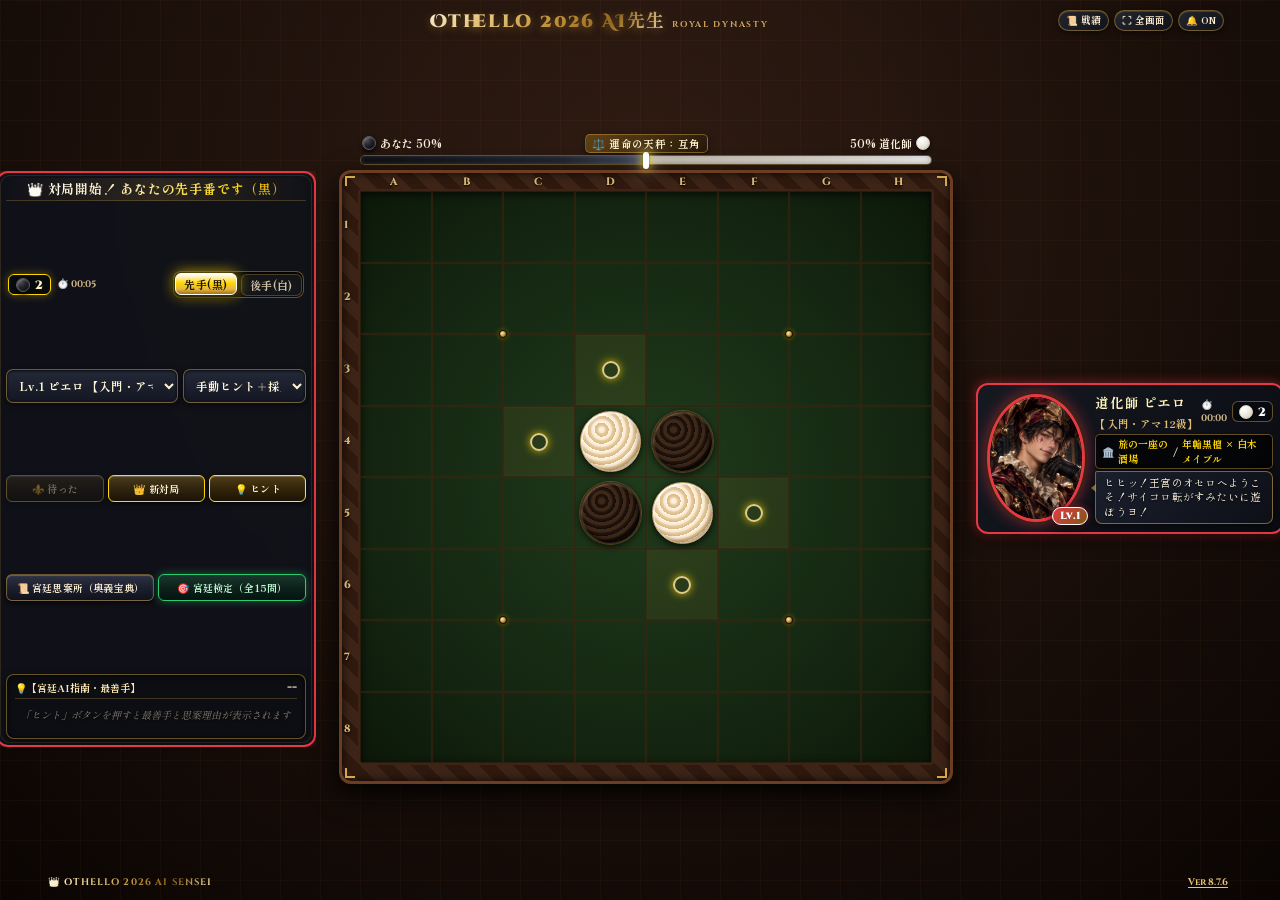
<file: index.html>
<!-- ==========================================================================
  【オセロプログラム メインHTML構造】
  ファイル名: othello_ai_sensei.html
  バージョン: Ver 8.7.4 (2025/05/20)
  
  [Ver 8.7.4] 2025/05/20 更新内容:
  - 【教育体系・盤面数理完全適合エディション】
  - 思案所内の定石表記を「兎定石・牛定石・虎定石」に完全統一。
  - 虎定石の手順（平行取り）を是正し、出典のない記述を全廃。
  - 第4奥義の説明文を正当な「クサビ打ちによる辺の分断」に修正。
========================================================================== -->

<!DOCTYPE html>
<html lang="ja">
<head>
    <meta charset="UTF-8">
    <meta name="viewport" content="width=device-width, initial-scale=1.0, maximum-scale=1.0, user-scalable=no, viewport-fit=cover">
    <title>Othello 2026 AI先生 - Royal Dynasty Edition</title>

    <!-- 高品位フォント：Cinzel ＋ しっぽり明朝 -->
    <link rel="preconnect" href="https://fonts.googleapis.com">
    <link rel="preconnect" href="https://fonts.gstatic.com">
    <link href="https://fonts.googleapis.com/css2?family=Cinzel:wght@600;700;800;900&family=Cinzel+Decorative:wght@700;900&family=Shippori+Mincho:wght@500;600;700;800;900&display=swap" rel="stylesheet">

    <!-- 外部スタイルシート（完全独立） -->
    <link rel="stylesheet" href="othello_ai_sensei_css.css">
</head>

<body class="stage-theme-1">

    <audio id="bgmAudio" src="the king's entry1.mp3" loop preload="auto"></audio>

    <!-- ミニ解説ポップアップコンテナ（押しやすい適正✕ボタン化） -->
    <div id="termPopup" class="term-popup" style="display: none;">
        <div class="term-popup-header">
            <span class="term-popup-title" id="termPopupTitle">💡 用語解説</span>
            <span class="term-popup-close" id="termPopupClose">✕</span>
        </div>
        <div class="term-popup-body" id="termPopupBody">解説テキスト</div>
        <div class="term-popup-actions">
            <button type="button" class="term-popup-drill-btn" id="termPopupDrillBtn">検定で特訓 🎯</button>
            <span class="term-popup-more" id="termPopupMore">思案所宝典へ ➔</span>
        </div>
    </div>

    <header>
        <div class="header-left-space"></div>
        <div class="header-title-wrap">
            <h1 class="main-header-title">Othello 2026 AI先生</h1>
            <span class="header-subtitle">Royal Dynasty</span>
        </div>
        <div class="header-actions">
            <button id="archiveOpenBtn" class="header-btn" type="button" aria-label="戦績録を開く">
                <span>📜</span>
                <span>戦績</span>
            </button>
            <button id="fullscreenBtn" class="header-btn" type="button" aria-label="全画面切替">
                <span id="fsIcon">⛶</span>
                <span id="fsText">全画面</span>
            </button>
            <button id="soundToggleBtn" class="header-btn" type="button" aria-label="音声切替">
                <span id="soundIcon">🔔</span>
                <span id="soundText">ON</span>
            </button>
        </div>
    </header>

    <div class="app-container">
        
        <!-- ゾーン①：対戦相手ゾーン（縦長オーバル肖像＆優雅な内照アンビエント発光セリフ） -->
        <div class="opponent-zone" id="opponentZone">
            <div class="opponent-avatar-wrap" id="opponentAvatarWrap" title="肖像画をタップして人物伝・攻略指南を見る">
                <div class="voice-wave-ring wave-1"></div>
                <div class="voice-wave-ring wave-2"></div>
                <div class="opponent-avatar-frame" id="opponentAvatarFrame">
                    <div class="avatar-img-box" id="avatarImgBox"></div>
                </div>
                <div class="opponent-rank-badge" id="opponentRankBadge">Lv.1</div>
                <div class="opponent-thinking-badge" id="opponentThinkingBadge">⏱️ 思案中...</div>
            </div>

            <div class="opponent-info-wrap">
                <div class="opponent-header-row">
                    <div class="opponent-name-group">
                        <span class="opponent-name" id="opponentName">道化師 ピエロ</span>
                        <span class="opponent-title" id="opponentTitle">【入門・アマ12級】</span>
                    </div>
                    <div class="opponent-stats-group">
                        <span class="opponent-timer" id="opponentTime" title="相手の総消費思考時間">⏱️ 00:00</span>
                        <div class="opponent-score-badge">
                            <div class="mini-piece-stone piece-white" id="opponentPieceIcon"></div>
                            <span id="opponentScore">2</span>
                        </div>
                    </div>
                </div>
                <div class="stage-material-badge" id="stageMaterialBadge">
                    🏛️ <span id="badgeSalonName">旅の酒場</span> / <span id="badgeMaterial">黒檀 × 白木</span>
                </div>
                <div class="opponent-speech-bubble" id="opponentSpeech">
                    <span id="speechText">ヒヒッ！王宮のオセロへようこそ！お手柔らかにネ！</span>
                </div>
            </div>
        </div>

        <!-- ゾーン②：盤面ゾーン（天秤ゲージと盤面のみの純粋固定ゾーン化） -->
        <div class="board-zone">
            <!-- 天秤ゲージ -->
            <div class="battle-gauge-container gauge-player-black" id="battleGaugeContainer">
                <div class="battle-gauge-header">
                    <span id="battleStatPlayer" class="battle-stat-tag">
                        <div class="mini-piece-stone piece-black" id="battlePiecePlayer"></div>
                        <span id="battleStatPlayerText">あなた 50%</span>
                    </span>
                    <span class="battle-badge" id="battleSituationBadge">⚖️ 運命の天秤：互角</span>
                    <span id="battleStatOpponent" class="battle-stat-tag">
                        <span id="battleStatOpponentText">50% ピエロ</span>
                        <div class="mini-piece-stone piece-white" id="battlePieceOpponent"></div>
                    </span>
                </div>
                <div class="battle-track">
                    <div class="battle-center-mark"></div>
                    <div class="battle-power-player" id="battlePowerPlayer" style="width: 50%;"></div>
                    <div class="battle-power-opponent" id="battlePowerOpponent"></div>
                    <div class="battle-clash-spark" id="battleClashSpark" style="left: 50%;"></div>
                </div>
            </div>

            <div class="dynasty-board-chassis" id="boardChassis">
                <div class="corner-ornament corner-tl"></div>
                <div class="corner-ornament corner-tr"></div>
                <div class="corner-ornament corner-bl"></div>
                <div class="corner-ornament corner-br"></div>
                <div id="moveToast" class="move-toast"></div>
                
                <div class="stage-curtain-banner" id="stageCurtainBanner">
                    <div class="banner-stage-label" id="curtainStageLabel">STAGE 1</div>
                    <div class="banner-salon-title" id="curtainSalonTitle">旅の一座の酒場</div>
                    <div class="banner-relic-sub" id="curtainRelicSub">盤面：オリーブ木目卓 / 石：年輪黒檀 × 白木メイプル</div>
                </div>

                <div id="board">
                    <div class="board-star-dot star-c3"></div>
                    <div class="board-star-dot star-f3"></div>
                    <div class="board-star-dot star-c6"></div>
                    <div class="board-star-dot star-f6"></div>
                </div>
            </div>
        </div>

        <!-- ゾーン③：操作・説明共通固定ゾーン（4大モード完全同一スロット・枠絶対不動） -->
        <div class="player-control-zone">
            
            <!-- ① 通常対局操作カード -->
            <div class="royal-card slot-mode-card" id="normalControlCard">
                <div class="player-status-banner">
                    <div id="status" class="status-human-turn">👑 あなたの番です（黒）最初の一手を置いてください</div>
                </div>

                <div class="player-sub-row">
                    <div class="player-stats-group">
                        <div class="player-score-badge">
                            <div class="mini-piece-stone piece-black" id="playerPieceIcon"></div>
                            <span id="playerScore">2</span>
                        </div>
                        <span class="player-timer" id="playerTime">⏱️ 00:00</span>
                    </div>
                    <div class="color-selector">
                        <button type="button" class="color-btn active" id="btnPlayerBlack">先手(黒)</button>
                        <button type="button" class="color-btn" id="btnPlayerWhite">後手(白)</button>
                    </div>
                </div>

                <!-- 対戦相手・ヒントモード 選択ボックス -->
                <div class="action-grid-row1">
                    <select id="characterSelect" aria-label="対戦相手の選択">
                        <option value="1" selected>Lv.1 ピエロ 【入門・アマ12級】</option>
                        <option value="2">Lv.2 コレット 【初級入門・アマ9級】</option>
                        <option value="3">Lv.3 ルカ 【初級・アマ7級】</option>
                        <option value="4">Lv.4 ニコラ 【初中級・アマ4級】</option>
                        <option value="5">Lv.5 ローラン 【中級・アマ2級】</option>
                        <option value="6">Lv.6 ジュリアン 【中上級・アマ1級】</option>
                        <option value="7">Lv.7 エリザベート 【上級・アマ初段】</option>
                        <option value="8">Lv.8 フェルディナント 【強豪有段・アマ三段】</option>
                        <option value="9">Lv.9 ヴォルフガング 【宮廷最強・アマ五段】</option>
                        <option value="10">Lv.10 オルレアン 【神域・全国名人】</option>
                    </select>

                    <select id="hintMode" aria-label="学習モード">
                        <option value="manual" selected>手動ヒント＋採点</option>
                        <option value="always">常時ヒント＋採点</option>
                        <option value="off">完全OFF(真剣勝負)</option>
                    </select>
                </div>

                <!-- ボタン上段：対局3大操作 -->
                <div class="action-grid-row-core">
                    <button id="undoButton" class="btn-royal btn-core" type="button">⚜️ 待った</button>
                    <button id="restartButton" class="btn-royal btn-core" type="button">👑 新対局</button>
                    <button id="hintButton" class="btn-royal btn-core" type="button">💡 ヒント</button>
                </div>

                <!-- ボタン下段：宮廷学習・特訓（左：思案所、右：検定） -->
                <div class="action-grid-row-study">
                    <button id="guideButton" class="btn-royal btn-study-guide" type="button">📜 宮廷思案所（奥義宝典）</button>
                    <button id="btnOpenDrillMain" class="btn-royal btn-study-drill" type="button" onclick="openDrillCourseModal()">🎯 宮廷検定（全15問）</button>
                </div>

                <div class="hint-fixed-display" id="hintFixedDisplay">
                    <div class="hint-fixed-header">
                        <div class="hint-badge-tag" id="hintBadgeTag">💡【宮廷AI指南・最善手】</div>
                        <div class="hint-target-coord" id="hintCoordText">--</div>
                    </div>
                    <div class="hint-elegant-gold-text" id="hintBodyText">
                        <div class="hint-placeholder-text">「ヒント」ボタンを押すと最善手と思案理由が表示されます</div>
                    </div>
                </div>
            </div>

            <!-- ② 棋譜検証（検討）モードパネル -->
            <div class="review-mode-panel slot-mode-card" id="reviewModePanel">
                <div class="review-header-row">
                    <div class="review-step-label">🔍【棋譜検証モード】</div>
                    <div class="review-turn-info" id="reviewTurnInfo">第 0 手 / 全 0 手</div>
                </div>
                <div class="review-context-box" id="reviewContextBox">
                    一手ずつ手筋を振り返り、前後の因果関係と正解手を検証できます。
                </div>
                <div class="review-controls-row1">
                    <button type="button" class="btn-review-nav" id="btnReviewPrev">◀ 1手前（Before）</button>
                    <button type="button" class="btn-review-nav" id="btnReviewNext">次の一手（After） ▶</button>
                </div>
                <div class="review-controls-row2">
                    <button type="button" class="btn-review-nav btn-jump-best" id="btnJumpGood">🎯 分岐点へ</button>
                    <button type="button" class="btn-review-nav btn-jump-bad" id="btnJumpBad">⚠️ 悪手へ</button>
                    <button type="button" class="btn-review-nav btn-review-exit" id="btnReviewExit">👑 会見へ戻る</button>
                </div>
            </div>

            <!-- ③ 📖 盤面動的ビジュアル講義コントロールカード（コマ送り対応） -->
            <div class="lecture-control-card slot-mode-card" id="lectureControlCard">
                <div class="lecture-header-nav">
                    <div class="lecture-topic-badge" id="lectureTopicBadge">📖 【第1奥義：Xマスの罠と角防衛】盤面講義</div>
                    <span class="lecture-step-indicator" id="lectureStepIndicator">ステップ 0 / 3</span>
                </div>
                <div class="lecture-body-box">
                    <div class="lecture-title-text" id="lectureTitleText">⚠️ 講義：Xマスの罠と角防衛のメカニズム</div>
                    <div class="lecture-desc-text" id="lectureDescText">盤面上で角の斜め前（B2）に打ってしまうと何が起きるか、実演を見てみましょう。</div>
                    <div class="lecture-explain-box" id="lectureExplainBox" style="display:none;"></div>
                </div>
                <div class="lecture-actions-bar">
                    <button type="button" class="lecture-btn-action btn-lecture-prev" id="btnLecturePrev" onclick="prevLectureStep()">◀ 前のステップ</button>
                    <button type="button" class="lecture-btn-action btn-lecture-next" id="btnLectureNext" onclick="nextLectureStep()">次のステップ ▶</button>
                    <button type="button" class="lecture-btn-action btn-lecture-reset" id="btnLectureReset" onclick="resetCurrentLecture()">↺ 最初から</button>
                    <button type="button" class="lecture-btn-action btn-lecture-to-drill" id="btnLectureToDrill" onclick="proceedToDrillFromLecture()">🎯 検定を解く ▶</button>
                    <button type="button" class="lecture-btn-action btn-lecture-exit" id="btnLectureExit" onclick="exitLectureMode()">✕ 終了</button>
                </div>
            </div>

            <!-- ④ 🎯 宮廷次の一手検定：盤面解答カード -->
            <div class="drill-control-card slot-mode-card" id="drillControlCard">
                <div class="drill-header-nav">
                    <div class="drill-topic-badge" id="drillTopicBadge">🎯 【Xマスの罠と角防衛】（第 1 問 / 全 15 問・基本形）</div>
                    <div class="drill-diff-badge" id="drillDiffBadge">初級・アマ10級</div>
                </div>

                <div class="drill-question-box">
                    <div id="drillQuestionText">Q. 白に角（A1）を献上しない、安全な内側のマスを選んでください（盤面タップ）。</div>
                    <div class="drill-question-sub" id="drillQuestionSub">手番：あなたの黒番（⚫）</div>
                </div>

                <div class="drill-feedback-box" id="drillFeedbackBox">
                    <div id="drillFeedbackTitle" style="font-weight:900; margin-bottom:3px; color:#ffd700;">正解！🎉 完璧な着手理由です！</div>
                    <div id="drillFeedbackReason">解説文が入ります</div>
                </div>

                <div class="drill-actions-bar">
                    <button type="button" class="drill-btn-action drill-btn-retry" id="btnDrillRetry" onclick="resetCurrentDrill()">もう一度やり直す ↺</button>
                    <button type="button" class="drill-btn-action drill-btn-lecture" id="btnDrillBackToLecture" onclick="returnToLectureFromDrill()">📖 盤面講義を見る</button>
                    <button type="button" class="drill-btn-action drill-btn-next-question" id="btnDrillNextQuestion" onclick="advanceNextDrillQuestion()">次の問題へ進む ▶</button>
                    <button type="button" class="drill-btn-action drill-btn-list" id="btnDrillList" onclick="openDrillCourseModal()">検定コース一覧 📋</button>
                    <button type="button" class="drill-btn-action drill-btn-exit" id="btnDrillExit" onclick="exitDrillMode()">対局に戻る ✕</button>
                </div>
            </div>

        </div>

    </div>

    <!-- 📜 豪傑人物伝・攻略指南モーダル -->
    <div id="charProfileModal" class="royal-result-modal">
        <div class="royal-result-card" style="max-width: 480px;">
            <div class="guide-header">
                <h2 id="profileCharNameHeader">道化師 ピエロ 人物伝</h2>
                <button type="button" class="modal-close-btn" onclick="closeCharProfileModal()">✕</button>
            </div>
            <div class="profile-modal-body">
                <div class="profile-avatar-row">
                    <div class="profile-avatar-frame" id="profileAvatarBox"></div>
                    <div class="profile-header-info">
                        <div class="profile-title-badge" id="profileTitleBadge">【入門・アマ12級】宮廷道化師</div>
                        <div class="profile-salon-badge" id="profileSalonBadge">🏛️ 旅の一座の酒場</div>
                        <div class="profile-material-badge" id="profileMaterialBadge">石：年輪黒檀 × 白木メイプル</div>
                    </div>
                </div>
                <div class="profile-card-section">
                    <div class="profile-section-title">👑【人物伝・生い立ち】</div>
                    <div class="profile-section-text" id="profileBioText">人物伝テキスト</div>
                </div>
                <div class="profile-card-section tactics-highlight">
                    <div class="profile-section-title">⚔️【棋風と攻略の指南】</div>
                    <div class="profile-section-text" id="profileTacticsText">攻略法テキスト</div>
                </div>
            </div>
            <div class="result-actions" style="margin-top: 10px;">
                <button type="button" class="result-btn-gold" onclick="closeCharProfileModal()">盤面に戻る ✕</button>
            </div>
        </div>
    </div>

    <!-- 📋 宮廷検定コース一覧モーダル -->
    <div id="drillCourseModal" class="dynasty-overlay">
        <div class="dynasty-modal">
            <div class="guide-header">
                <h2>🎯 宮廷オセロアカデミー（講義 ＆ 五大奥義検定）</h2>
                <button type="button" class="modal-close-btn" onclick="closeDrillCourseModal()">✕</button>
            </div>
            <div style="font-size:11px; color:#ecd08c; margin-bottom:8px; line-height:1.5;">
                初心者が確実に上達できるよう、まずは<b>【📖 盤面講義】</b>で石の動きと理由を目で見て理解し、その後に<b>【🎯 検定問題（基本・反転・応用）】</b>で実戦力をチェックする二段階教育体系です。
            </div>
            <div class="drill-course-list" id="drillCourseList"></div>
        </div>
    </div>

    <!-- 🏆 免許皆伝・合格証モーダル -->
    <div id="drillCertificateModal" class="royal-result-modal">
        <div class="royal-result-card">
            <div class="cert-border-box">
                <div class="cert-header-title">🏆 免許皆伝・合格之証</div>
                <div class="cert-seal-badge">👑 宮廷オセロ検定 最高位初段</div>
                <p class="cert-body-text">
                    貴殿は宮廷が誇る五大奥義<br>
                    <b>【Xマスの防衛・壁の回避・至高の中割り・ウイング破り・パリティの独占】</b><br>
                    の全15問に及ぶ類題検定を見事完全制覇し、オセロの真髄を完全に体得したことをここに証します。
                </p>
                <div style="font-size:10px; color:#ffd700; font-weight:800; margin-top:6px;">
                    この知謀をもってすれば、神域たるLv.10老賢王オルレアンをも必ずや打ち破れましょう！
                </div>
            </div>
            <div class="result-actions">
                <button type="button" class="result-btn-gold" onclick="closeCertificateAndChallengeKing()">
                    👑 神域の老賢王オルレアン（Lv.10）に真剣勝負を挑む！
                </button>
                <button type="button" class="result-btn-dark" onclick="closeCertificateModal()">
                    対局盤面に戻る ✕
                </button>
            </div>
        </div>
    </div>

    <!-- 👑 王宮戦後会見モーダル -->
    <div id="royalResultModal" class="royal-result-modal">
        <div class="royal-result-card">
            <div class="result-main-title" id="resultMainTitle">👑 完全勝利 (VICTORY)</div>

            <div class="result-avatar-container">
                <div class="opponent-status-tag tag-opponent-surrendered" id="opponentStatusTag">
                    【対戦相手】道化師 ピエロ（降参・完敗）
                </div>
                <div class="result-avatar-frame" id="resultAvatarFrame"></div>
                <div class="result-char-name-badge" id="resultCharNameBadge">道化師 ピエロ 【入門・アマ12級】</div>
            </div>

            <div class="result-quote-card" id="resultQuoteBox">
                「参った参った〜！ さすが貴方様、完敗でゴザイマス！」
            </div>

            <div class="result-stats-card">
                <div class="stats-col">
                    <span class="stats-col-title">最終盤面制圧</span>
                    <span class="stats-col-val" id="resultStonesDetail">⚫ 42 vs 22 ⚪</span>
                </div>
                <div class="stats-col">
                    <span class="stats-col-title">費やした思考時間</span>
                    <span class="stats-col-val" id="resultTimesDetail">01:24 / 00:48</span>
                </div>
            </div>

            <!-- 📜 AI戦局総括ストーリータイムライン -->
            <div class="ai-tactics-carte">
                <div class="carte-header">
                    <span>📜 宮廷AI戦局総括（一局の航跡・ストーリー）</span>
                </div>
                
                <div class="carte-hint-advice" id="carteHintAdvice" style="display:none;"></div>

                <div id="carteStoryTimeline" class="carte-story-timeline"></div>
            </div>

            <div class="result-actions">
                <div class="result-main-btn-row">
                    <button type="button" class="result-btn-gold" id="btnResultAdvance" style="flex:1;">
                        <span id="btnAdvanceIcon">⚔️</span>
                        <span id="btnAdvanceText">次の強敵へ挑む</span>
                    </button>
                </div>
                <button type="button" class="result-btn-dark" id="btnStartReview">🔍 盤面をじっくり検証する（棋譜再生）</button>
                <button type="button" class="result-btn-dark" id="btnResultArchive" style="border-color:#ffd700; color:#fff4bd;">📜 王宮戦績録を開く（成績一覧）</button>
            </div>
        </div>
    </div>

    <!-- 👑 栄光の戴冠式モーダル -->
    <div id="endingModal" class="royal-result-modal">
        <div class="royal-result-card">
            <div class="ending-hero-title">🏆 GRAND TRIUMPH</div>
            <div style="font-size:13px; font-weight:800; color:#ffd700; margin-bottom:4px;">全宮廷10大豪傑制覇・栄光の戴冠式</div>
            <p style="font-size:11px; color:#e0d3bc; line-height:1.5; margin-bottom:8px;">
                AIの指南に一切頼ることなく、己の知謀のみで至高の老賢王オルレアンをも打ち破り、貴方様は王国の頂点たる「真のオセロ覇王」へと戴冠いたしました！
            </p>

            <div class="ending-tribute-grid">
                <div class="tribute-card">
                    <div class="tribute-img"><img src="images/char1.png" alt="ピエロ" onerror="this.src='';this.parentElement.textContent='🃏'"></div>
                    <div class="tribute-name">ピエロ</div>
                    <div class="tribute-msg">「本物の天才でゴザイマス！」</div>
                </div>
                <div class="tribute-card">
                    <div class="tribute-img"><img src="images/char2.png" alt="コレット" onerror="this.src='';this.parentElement.textContent='🎀'"></div>
                    <div class="tribute-name">コレット</div>
                    <div class="tribute-msg">「お城の歴史に残りますっ！」</div>
                </div>
                <div class="tribute-card">
                    <div class="tribute-img"><img src="images/char7.png" alt="ルカ" onerror="this.src='';this.parentElement.textContent='🌱'"></div>
                    <div class="tribute-name">ルカ</div>
                    <div class="tribute-msg">「最高の薔薇を捧げます！」</div>
                </div>
                <div class="tribute-card">
                    <div class="tribute-img"><img src="images/char8.png" alt="ニコラ" onerror="this.src='';this.parentElement.textContent='🔮'"></div>
                    <div class="tribute-name">ニコラ</div>
                    <div class="tribute-msg">「完全無欠の知の極致です！」</div>
                </div>
                <div class="tribute-card">
                    <div class="tribute-img"><img src="images/char3.png" alt="ローラン" onerror="this.src='';this.parentElement.textContent='⚔️'"></div>
                    <div class="tribute-name">ローラン</div>
                    <div class="tribute-msg">「我が剣を捧げよう！」</div>
                </div>
                <div class="tribute-card">
                    <div class="tribute-img"><img src="images/char9.png" alt="ジュリアン" onerror="this.src='';this.parentElement.textContent='🪕'"></div>
                    <div class="tribute-name">ジュリアン</div>
                    <div class="tribute-msg">「覇王の詩を歌い継ぎます。」</div>
                </div>
                <div class="tribute-card">
                    <div class="tribute-img"><img src="images/char4.png" alt="エリザベート" onerror="this.src='';this.parentElement.textContent='🌹'"></div>
                    <div class="tribute-name">エリザベート</div>
                    <div class="tribute-msg">「今宵は貴方様の宴ですわ。」</div>
                </div>
                <div class="tribute-card">
                    <div class="tribute-img"><img src="images/char10.png" alt="フェルディナント" onerror="this.src='';this.parentElement.textContent='🛡️'"></div>
                    <div class="tribute-name">フェルディナント</div>
                    <div class="tribute-msg">「王国全軍、貴殿に従おう！」</div>
                </div>
                <div class="tribute-card">
                    <div class="tribute-img"><img src="images/char5.png" alt="ヴォルフガング" onerror="this.src='';this.parentElement.textContent='📜'"></div>
                    <div class="tribute-name">ヴォルフガング</div>
                    <div class="tribute-msg">「冷徹な知略の極み、敬服す。」</div>
                </div>
                <div class="tribute-card">
                    <div class="tribute-img"><img src="images/char6.png" alt="オルレアン" onerror="this.src='';this.parentElement.textContent='👑'"></div>
                    <div class="tribute-name">オルレアン</div>
                    <div class="tribute-msg">「余の玉座を託そうぞ！」</div>
                </div>
            </div>

            <button type="button" class="result-btn-gold" id="btnRestartFromBeginning" style="width:100%;">
                👑 王国を巡る新たな旅へ（Lv.1 ピエロから凱旋対局）
            </button>
        </div>
    </div>

    <!-- 📜 王宮戦績録モーダル -->
    <div id="archiveOverlay" class="dynasty-overlay">
        <div id="archiveModal" class="dynasty-modal">
            <div class="guide-header">
                <h2>📜 王宮戦績録（Dynasty Archives）</h2>
                <button id="archiveCloseButton" class="modal-close-btn" type="button">✕</button>
            </div>

            <div class="archive-summary-container">
                <div class="archive-stats-row">
                    <div class="archive-stat-box">
                        <span class="archive-stat-lbl">通算戦績（自力勝率）</span>
                        <span class="archive-stat-val" id="archStatWinrate">0戦 0%</span>
                    </div>
                    <div class="archive-stat-box">
                        <span class="archive-stat-lbl">勝 - 敗 - 分</span>
                        <span class="archive-stat-val" id="archStatWld">0-0-0</span>
                    </div>
                    <div class="archive-stat-box">
                        <span class="archive-stat-lbl">現在 / 最高連勝</span>
                        <span class="archive-stat-val" id="archStatStreak">0 / 0連勝</span>
                    </div>
                    <div class="archive-stat-box">
                        <span class="archive-stat-lbl">平均最善手率</span>
                        <span class="archive-stat-val" id="archStatBestRate">0.0%</span>
                    </div>
                </div>

                <div style="font-size:10px; font-weight:800; color:#ffd700; margin-top:2px;">
                    ⚔️ 10大豪傑 真剣勝負（ヒントなし）完全制覇の勲章
                </div>
                <div class="archive-crown-grid" id="archiveCrownGrid"></div>
            </div>

            <div class="archive-toolbar">
                <div class="archive-toolbar-row1">
                    <select id="archFilterOpponent" aria-label="対戦相手フィルター">
                        <option value="all">全対戦相手</option>
                        <option value="1">Lv.1 ピエロ</option>
                        <option value="2">Lv.2 コレット</option>
                        <option value="3">Lv.3 ルカ</option>
                        <option value="4">Lv.4 ニコラ</option>
                        <option value="5">Lv.5 ローラン</option>
                        <option value="6">Lv.6 ジュリアン</option>
                        <option value="7">Lv.7 エリザベート</option>
                        <option value="8">Lv.8 フェルディナント</option>
                        <option value="9">Lv.9 ヴォルフガング</option>
                        <option value="10">Lv.10 オルレアン</option>
                    </select>

                    <select id="archFilterMode" aria-label="形式フィルター">
                        <option value="all">全挑戦形式</option>
                        <option value="genuine">⚔️ 真剣勝負のみ</option>
                        <option value="hinted">💡 指南受講のみ</option>
                    </select>
                </div>

                <div class="archive-toolbar-row2">
                    <div class="archive-toolbar-row2-left">
                        <select id="archFilterResult" aria-label="結果フィルター">
                            <option value="all">全勝敗</option>
                            <option value="win">👑 勝利のみ</option>
                            <option value="lose">🥀 敗北のみ</option>
                        </select>

                        <select id="archSortOrder" aria-label="ソート順">
                            <option value="date-desc">日時：新しい順 ▼</option>
                            <option value="date-asc">日時：古い順 ▲</option>
                            <option value="diff-desc">石差：大差順 ▼</option>
                            <option value="best-desc">精度：最善手率順 ▼</option>
                        </select>
                    </div>

                    <button type="button" class="btn-clear-archive" id="btnArchiveClear">🗑️ 履歴初期化</button>
                </div>
            </div>

            <div class="archive-table-wrap">
                <table class="archive-table">
                    <colgroup>
                        <col class="col-date">
                        <col class="col-opp">
                        <col class="col-color">
                        <col class="col-title">
                        <col class="col-score">
                        <col class="col-mode">
                        <col class="col-acc">
                        <col class="col-time">
                    </colgroup>
                    <thead>
                        <tr>
                            <th>対局日時</th>
                            <th>対戦相手</th>
                            <th>手番</th>
                            <th>勝敗・称号</th>
                            <th>スコア</th>
                            <th style="text-align:center;">形式</th>
                            <th>精度(AI一致)</th>
                            <th>時間 / 手数</th>
                        </tr>
                    </thead>
                    <tbody id="archiveTableBody"></tbody>
                </table>
            </div>
        </div>
    </div>

    <!-- 📜 宮廷思案所モーダル -->
    <div id="guideOverlay" class="dynasty-overlay">
        <div id="guideModal" class="dynasty-modal">
            <div class="guide-header">
                <h2>📜 宮廷思案所（Royal Compendium）</h2>
                <button id="guideCloseButton" class="modal-close-btn" type="button">✕</button>
            </div>
            <div class="manual-tabs">
                <button type="button" class="manual-tab-btn active" data-tab="tab-ops">👑 操作体系</button>
                <button type="button" class="manual-tab-btn" data-tab="tab-tips">📖 序中終盤の心得</button>
                <button type="button" class="manual-tab-btn" data-tab="tab-academy">🎯 五大奥義講義</button>
                <button type="button" class="manual-tab-btn" data-tab="tab-gallery">👥 豪傑名鑑</button>
                <button type="button" class="manual-tab-btn" data-tab="tab-terms">📚 用語・定石宝典</button>
            </div>
            
            <!-- 第1タブ【👑 操作体系と画面の歩き方】 -->
            <div id="tab-ops" class="manual-tab-content active">
                <div id="opsGuideContainer" class="guide-cards-list"></div>
            </div>

            <!-- 第2タブ【📖 3段階ピラミッド教育体系 × 撃破ターゲット完全連動】 -->
            <div id="tab-tips" class="manual-tab-content">
                <div class="manual-card-highlight">
                    <div style="font-size:12.5px; font-weight:900; color:#ffd700; margin-bottom:4px;">
                        👑 初心者を絶対に迷わせない「3段階ピラミッド教育体系」
                    </div>
                    <div style="font-size:10.5px; color:#f2e9d2; line-height:1.45;">
                        教材や上達の鉄則は、<b>「① 超わかりやすい大枠」➔「② 試合全体の流れ」➔「③ 具体的な奥義と定石」</b>のきれいな掘り下げ構造にすることです。<br>
                        「どこまで理解すると誰を倒せるようになるのか」が直感的にわかります！
                    </div>
                </div>
                <div id="strategyPhasesContainer" class="guide-cards-list" style="margin-top:8px;"></div>
                <div style="margin-top:10px;">
                    <div id="strategyRoadmapContainer" class="roadmap-cards-list"></div>
                </div>
            </div>

            <!-- 第3タブ【🎯 五大奥義 盤面講義＆検定】 -->
            <div id="tab-academy" class="manual-tab-content">
                <div class="manual-card">
                    <div class="manual-card-title">
                        <span>⚠️ 第1奥義：Xマスの罠と角防衛</span>
                        <button type="button" class="btn-inline-drill" onclick="startLectureMode('lec-1')">盤面講義を見る 📖</button>
                    </div>
                    <div>角が空いている時に斜め前（Xマス）に打つと相手に角を献上してしまいます。盤面でアニメーション実演を見ながら理由を学びましょう。</div>
                </div>
                <div class="manual-card">
                    <div class="manual-card-title">
                        <span>🧱 第2奥義：壁の回避と外側警戒</span>
                        <button type="button" class="btn-inline-drill" onclick="startLectureMode('lec-2')">盤面講義を見る 📖</button>
                    </div>
                    <div>石をたくさん取ると外側に一直線の「壁」ができ、相手の足場を急増させてしまいます。盤面で危険性を体感します。</div>
                </div>
                <div class="manual-card">
                    <div class="manual-card-title">
                        <span>🌱 第3奥義：至高の手筋「中割り」</span>
                        <button type="button" class="btn-inline-drill" onclick="startLectureMode('lec-3')">盤面講義を見る 📖</button>
                    </div>
                    <div>相手の打てる場所を削り取り、安全な逃げ場をなくして危険マスへ自滅させるオセロ最強手筋を学びます。</div>
                </div>
                <div class="manual-card">
                    <div class="manual-card-title">
                        <span>💎 第4奥義：辺の攻防とクサビ打ち</span>
                        <button type="button" class="btn-inline-drill" onclick="startLectureMode('lec-4')">盤面講義を見る 📖</button>
                    </div>
                    <div>相手が作った辺の隙間にクサビを打ち込み、角を取られずに相手の陣形を分断する高度な辺の攻防を実演します。</div>
                </div>
                <div class="manual-card">
                    <div class="manual-card-title">
                        <span>⚖️ 第5奥義：終盤の絶対法則「パリティ」</span>
                        <button type="button" class="btn-inline-drill" onclick="startLectureMode('lec-5')">盤面講義を見る 📖</button>
                    </div>
                    <div>「偶数空きは相手から、奇数空きは自分から」。終盤の最後の一手を独占する必勝の偶数理論を盤面で実演します。</div>
                </div>
            </div>

            <!-- 第4タブ【👥 宮廷豪傑名鑑】 -->
            <div id="tab-gallery" class="manual-tab-content">
                <div style="font-size:11px; color:#ecd08c; margin-bottom:8px;">
                    王宮に集う全10大豪傑の肖像画名鑑です。「対戦する ⚔️」を押すと、その豪傑と即座に対局できます。
                </div>
                <div id="charGalleryList" class="char-gallery-grid"></div>
            </div>

            <!-- 第5タブ【📚 オセロ用語・定石の宝典】 -->
            <div id="tab-terms" class="manual-tab-content">
                <div class="manual-card" id="term-sec-board">
                    <div class="manual-card-title">
                        <span>🎯 盤面エリアの名称と急所</span>
                        <button type="button" class="btn-inline-drill" onclick="startLectureMode('lec-1')">講義 📖</button>
                    </div>
                    <div style="margin-bottom:6px;">
                        <b>👑 四隅（角・隅）：</b>A1, A8, H1, H8の4箇所。一度取ると絶対に相手にひっくり返されない、オセロ最大の要塞。
                    </div>
                    <div style="margin-bottom:6px;">
                        <b>⚠️ Xマス（エックス）：</b>B2, G2, B7, G7の4箇所。角の斜め前にある最危険マス。角が空いている時にここに打つと、相手に角を即座に取られてしまいます。
                    </div>
                    <div>
                        <b>⚠️ Cマス（シー）：</b>角に縦横で隣接する8箇所（A2, B1, G1, H2等）。不用意に打つと相手に角へ潜り込む足場を与えてしまいます。
                    </div>
                </div>

                <div class="manual-card" id="term-sec-tactics">
                    <div class="manual-card-title">
                        <span>⚔️ オセロ戦術の専門用語</span>
                        <button type="button" class="btn-inline-drill" onclick="startLectureMode('lec-3')">講義 📖</button>
                    </div>
                    <div style="margin-bottom:6px;">
                        <b>🌱 中割り（なかわり）：</b>外側に石を露出させず、内側の石だけを返す着手。相手の打てるマス数を増やさず、安全な逃げ場を削り取って自滅へ追い込みます。
                    </div>
                    <div style="margin-bottom:6px;">
                        <b>🧱 壁（かべ）：</b>外側に自分の石がずらりと一直線に並んでしまうこと。相手に無数の足場を与えてしまうため、敗着の典型とされます。
                    </div>
                    <div style="margin-bottom:6px;">
                        <b>📉 開放度（かいほうど）：</b>打った石や裏返した石の周囲にある「空きマスの数」。開放度が低い手ほど相手に手番を与えない好手とされます。
                    </div>
                    <div>
                        <b>⚖️ パリティ（偶数理論）：</b>オセロ終盤の絶対法則。偶数空きエリアは相手に先に打たせ、奇数空きエリアは自分が先に打つことで最後の一手を独占できます。
                    </div>
                </div>

                <!-- 📖 三大王道定石セクション -->
                <div class="manual-card" id="term-sec-openings">
                    <div class="manual-card-title">
                        <span>📖 三大王道定石の系譜（兎・牛・虎）</span>
                        <button type="button" class="btn-inline-drill" onclick="startLectureMode('lec-openings')">定石実演講義 📖</button>
                    </div>
                    <div style="margin-bottom:6px;">
                        <b>🐰 兎定石（ウサギ・平行取り）：</b>初手F5に対し平行取りD6からC5と打つ王道定石。初心者でも確実にきれいな中割りが決まるオセロの基本形です。
                    </div>
                    <div style="margin-bottom:6px;">
                        <b>🐮 牛定石（ウシ・縦取り）：</b>縦取りF6からC4に打つ重厚な定石。内側をガッチリ固める堅実な棋風に向いています。
                    </div>
                    <div>
                        <b>🐯 虎定石（トラ・平行取り）：</b>初手F5に対し平行取りD6からC3に展開する王道定石。中央を制圧し手数を重視する基本形です。
                    </div>
                </div>
            </div>
        </div>
    </div>

    <!-- 歴代バージョン年代記 -->
    <div id="versionOverlay" class="dynasty-overlay">
        <div id="versionModal" class="dynasty-modal">
            <div class="guide-header">
                <h2>📜 歴代バージョン年代記（Chronicle）</h2>
                <button id="versionCloseButton" class="modal-close-btn" type="button">✕</button>
            </div>
            <div class="chronicle-timeline" id="chronicleTimeline"></div>
        </div>
    </div>

    <!-- フッター -->
    <footer class="app-footer">
        <div class="footer-brand"><span>👑 OTHELLO 2026 AI SENSEI</span></div>
        <div class="footer-version" id="versionBadge" title="歴代バージョン年代記を開く">Ver 8.7.4</div>
    </footer>

    <div class="bottom-safe-space"></div>

    <!-- 外部スクリプト読み込み -->
    <script src="othello_data.js"></script>
    <script src="othello_ai_sensei_js.js"></script>
</body>
</html>
</file>
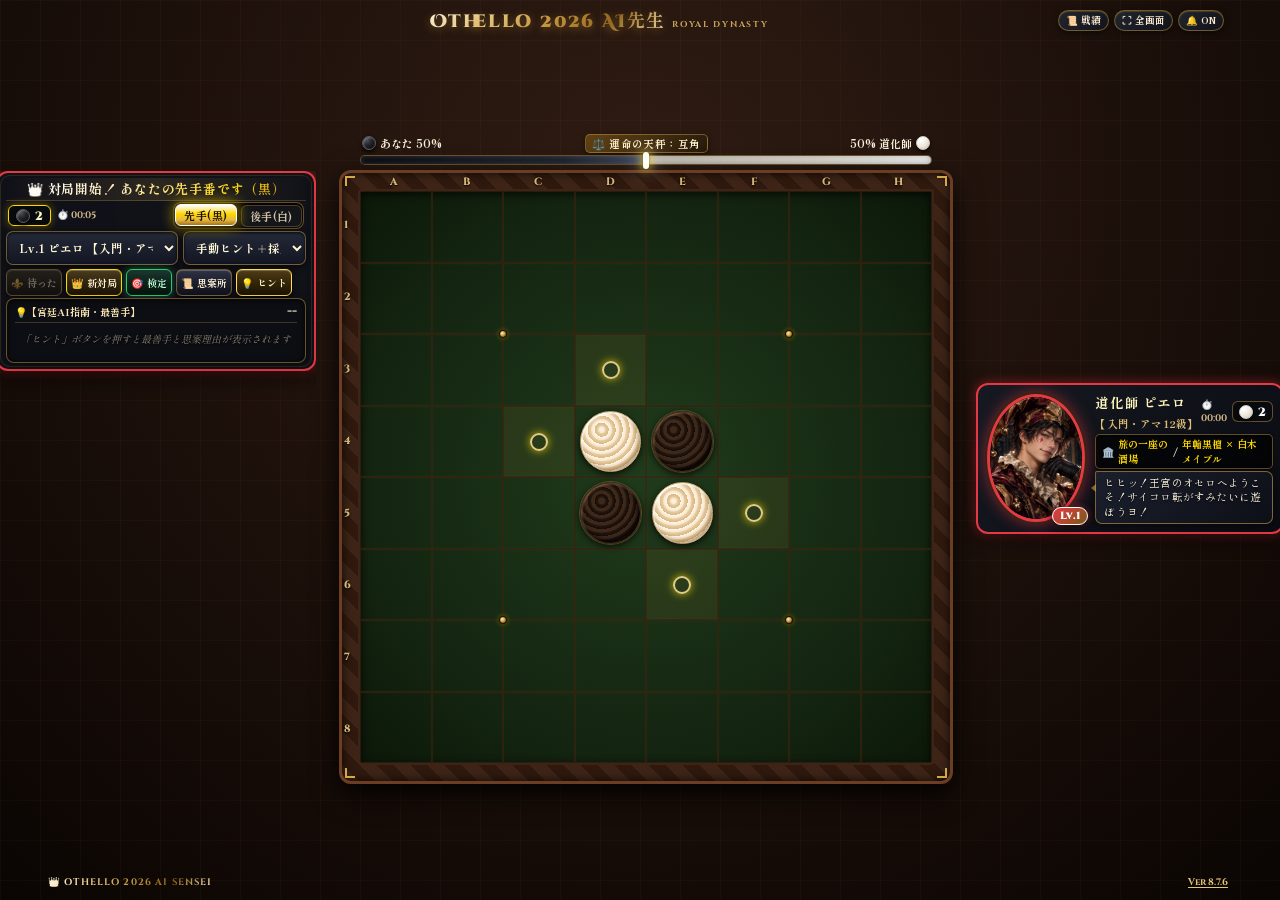
<file: othello_ai_sensei.html>
<!-- ==========================================================================
  【オセロプログラム メインHTML構造】
  ファイル名: othello_ai_sensei.html
  バージョン: Ver 8.6.0 (2026/10/20)
  
  [Ver 8.6.0] 2026/10/20 更新内容:
  - 【プレイヤー即時着手・宮廷思案所全面体系化＆豪傑名鑑エディション】
  - 天秤ゲージのプレイヤー石・相手石を立体ミニ石コンポーネント化し、反転バグを根絶。
  - 対戦相手ゾーンから不要ボタンを撤去し、スマホ画面でのセリフ欠けを完全解消。
  - 「思案中バッジ」をアバター足元の中央へ移設。
  - 宮廷思案所を「操作体系」「序中終盤の心得」「五大奥義」「豪傑画像名鑑」「用語宝典」の5大体系へ全面刷新。
========================================================================== -->

<!DOCTYPE html>
<html lang="ja">
<head>
    <meta charset="UTF-8">
    <meta name="viewport" content="width=device-width, initial-scale=1.0, maximum-scale=1.0, user-scalable=no, viewport-fit=cover">
    <title>Othello 2026 AI先生 - Royal Dynasty Edition</title>

    <!-- 高品位フォント：Cinzel ＋ しっぽり明朝 -->
    <link rel="preconnect" href="https://fonts.googleapis.com">
    <link rel="preconnect" href="https://fonts.gstatic.com">
    <link href="https://fonts.googleapis.com/css2?family=Cinzel:wght@600;700;800;900&family=Cinzel+Decorative:wght@700;900&family=Shippori+Mincho:wght@500;600;700;800;900&display=swap" rel="stylesheet">

    <!-- 外部スタイルシート（完全独立） -->
    <link rel="stylesheet" href="othello_ai_sensei_css.css">
</head>

<body class="stage-theme-1">

    <audio id="bgmAudio" src="the king's entry1.mp3" loop preload="auto"></audio>

    <!-- ミニ解説ポップアップコンテナ -->
    <div id="termPopup" class="term-popup" style="display: none;">
        <div class="term-popup-header">
            <span class="term-popup-title" id="termPopupTitle">💡 用語解説</span>
            <span class="term-popup-close" id="termPopupClose">✕</span>
        </div>
        <div class="term-popup-body" id="termPopupBody">解説テキスト</div>
        <div class="term-popup-actions">
            <button type="button" class="term-popup-drill-btn" id="termPopupDrillBtn">検定で特訓 🎯</button>
            <span class="term-popup-more" id="termPopupMore">思案所宝典へ ➔</span>
        </div>
    </div>

    <header>
        <div class="header-left-space"></div>
        <div class="header-title-wrap">
            <h1 class="main-header-title">Othello 2026 AI先生</h1>
            <span class="header-subtitle">Royal Dynasty</span>
        </div>
        <div class="header-actions">
            <button id="archiveOpenBtn" class="header-btn" type="button" aria-label="戦績録を開く">
                <span>📜</span>
                <span>戦績</span>
            </button>
            <button id="fullscreenBtn" class="header-btn" type="button" aria-label="全画面切替">
                <span id="fsIcon">⛶</span>
                <span id="fsText">全画面</span>
            </button>
            <button id="soundToggleBtn" class="header-btn" type="button" aria-label="音声切替">
                <span id="soundIcon">🔔</span>
                <span id="soundText">ON</span>
            </button>
        </div>
    </header>

    <div class="app-container">
        
        <!-- ゾーン①：対戦相手ゾーン（縦長オーバル肖像＆2行セリフ対応＆アバタータップ人物伝） -->
        <div class="opponent-zone" id="opponentZone">
            <div class="opponent-avatar-wrap" id="opponentAvatarWrap" title="肖像画をタップして人物伝・攻略指南を見る">
                <div class="voice-wave-ring wave-1"></div>
                <div class="voice-wave-ring wave-2"></div>
                <div class="opponent-avatar-frame" id="opponentAvatarFrame">
                    <div class="avatar-img-box" id="avatarImgBox"></div>
                </div>
                <div class="opponent-rank-badge" id="opponentRankBadge">Lv.1</div>
                <div class="opponent-thinking-badge" id="opponentThinkingBadge">⏱️ 思案中...</div>
            </div>

            <div class="opponent-info-wrap">
                <div class="opponent-header-row">
                    <div class="opponent-name-group">
                        <span class="opponent-name" id="opponentName">道化師 ピエロ</span>
                        <span class="opponent-title" id="opponentTitle">【入門・アマ12級】</span>
                    </div>
                    <div class="opponent-stats-group">
                        <span class="opponent-timer" id="opponentTime" title="相手の総消費思考時間">⏱️ 00:00</span>
                        <div class="opponent-score-badge">
                            <div class="mini-piece-stone piece-white" id="opponentPieceIcon"></div>
                            <span id="opponentScore">2</span>
                        </div>
                    </div>
                </div>
                <div class="stage-material-badge" id="stageMaterialBadge">
                    🏛️ <span id="badgeSalonName">旅の酒場</span> / <span id="badgeMaterial">黒檀 × 白木</span>
                </div>
                <div class="opponent-speech-bubble" id="opponentSpeech">
                    <span id="speechText">ヒヒッ！王宮のオセロへようこそ！お手柔らかにネ！</span>
                </div>
            </div>
        </div>

        <!-- ゾーン②：盤面ゾーン -->
        <div class="board-zone">
            <!-- 天秤ゲージ（立体ミニ石コンポーネント化により白黒反転バグ根絶） -->
            <div class="battle-gauge-container gauge-player-black" id="battleGaugeContainer">
                <div class="battle-gauge-header">
                    <span id="battleStatPlayer" class="battle-stat-tag">
                        <div class="mini-piece-stone piece-black" id="battlePiecePlayer"></div>
                        <span id="battleStatPlayerText">あなた 50%</span>
                    </span>
                    <span class="battle-badge" id="battleSituationBadge">⚖️ 運命の天秤：互角</span>
                    <span id="battleStatOpponent" class="battle-stat-tag">
                        <span id="battleStatOpponentText">50% ピエロ</span>
                        <div class="mini-piece-stone piece-white" id="battlePieceOpponent"></div>
                    </span>
                </div>
                <div class="battle-track">
                    <div class="battle-center-mark"></div>
                    <div class="battle-power-player" id="battlePowerPlayer" style="width: 50%;"></div>
                    <div class="battle-power-opponent" id="battlePowerOpponent"></div>
                    <div class="battle-clash-spark" id="battleClashSpark" style="left: 50%;"></div>
                </div>
            </div>

            <div class="dynasty-board-chassis" id="boardChassis">
                <div class="corner-ornament corner-tl"></div>
                <div class="corner-ornament corner-tr"></div>
                <div class="corner-ornament corner-bl"></div>
                <div class="corner-ornament corner-br"></div>
                <div id="moveToast" class="move-toast"></div>
                
                <div class="stage-curtain-banner" id="stageCurtainBanner">
                    <div class="banner-stage-label" id="curtainStageLabel">STAGE 1</div>
                    <div class="banner-salon-title" id="curtainSalonTitle">旅の一座の酒場</div>
                    <div class="banner-relic-sub" id="curtainRelicSub">盤面：オリーブ木目卓 / 石：年輪黒檀 × 白木メイプル</div>
                </div>

                <div id="board">
                    <div class="board-star-dot star-c3"></div>
                    <div class="board-star-dot star-f3"></div>
                    <div class="board-star-dot star-c6"></div>
                    <div class="board-star-dot star-f6"></div>
                </div>
            </div>

            <!-- 📖 盤面動的ビジュアル講義コントロールカード（盤面位置完全固定） -->
            <div class="lecture-control-card" id="lectureControlCard">
                <div class="lecture-header-nav">
                    <div class="lecture-topic-badge" id="lectureTopicBadge">📖 【第1奥義：Xマスの罠と角防衛】盤面講義</div>
                    <span class="lecture-step-indicator" id="lectureStepIndicator">ステップ 0 / 2</span>
                </div>
                <div class="lecture-body-box">
                    <div class="lecture-title-text" id="lectureTitleText">⚠️ 講義：Xマスの罠と角防衛のメカニズム</div>
                    <div class="lecture-desc-text" id="lectureDescText">盤面上で角の斜め前（B2）に打ってしまうと何が起きるか、実演を見てみましょう。</div>
                    <div class="lecture-explain-box" id="lectureExplainBox" style="display:none;"></div>
                </div>
                <div class="lecture-actions-bar">
                    <button type="button" class="lecture-btn-action btn-lecture-play" id="btnLecturePlay" onclick="playCurrentLectureStep()">▶ 実演を再生</button>
                    <button type="button" class="lecture-btn-action btn-lecture-reset" id="btnLectureReset" onclick="resetCurrentLecture()">↺ 最初から</button>
                    <button type="button" class="lecture-btn-action btn-lecture-to-drill" id="btnLectureToDrill" onclick="proceedToDrillFromLecture()">🎯 この奥義の検定を解く ▶</button>
                    <button type="button" class="lecture-btn-action btn-lecture-exit" id="btnLectureExit" onclick="exitLectureMode()">✕ 講義を終了</button>
                </div>
            </div>

            <!-- 🎯 宮廷次の一手検定：盤面解答カード -->
            <div class="drill-control-card" id="drillControlCard">
                <div class="drill-header-nav">
                    <div class="drill-topic-badge" id="drillTopicBadge">🎯 【Xマスの罠と角防衛】（第 1 問 / 全 15 問・基本形）</div>
                    <div class="drill-diff-badge" id="drillDiffBadge">初級・アマ10級</div>
                </div>

                <div class="drill-question-box">
                    <div id="drillQuestionText">Q. 白に角（A1）を献上しない、安全な内側のマスを選んでください（盤面タップ）。</div>
                    <div class="drill-question-sub" id="drillQuestionSub">手番：あなたの黒番（⚫）</div>
                </div>

                <div class="drill-feedback-box" id="drillFeedbackBox">
                    <div id="drillFeedbackTitle" style="font-weight:900; margin-bottom:3px; color:#ffd700;">正解！🎉 完璧な着手理由です！</div>
                    <div id="drillFeedbackReason">解説文が入ります</div>
                </div>

                <div class="drill-actions-bar">
                    <button type="button" class="drill-btn-action drill-btn-retry" id="btnDrillRetry" onclick="resetCurrentDrill()">もう一度やり直す ↺</button>
                    <button type="button" class="drill-btn-action drill-btn-lecture" id="btnDrillBackToLecture" onclick="returnToLectureFromDrill()">📖 盤面講義を見る</button>
                    <button type="button" class="drill-btn-action drill-btn-next-question" id="btnDrillNextQuestion" onclick="advanceNextDrillQuestion()">次の問題へ進む ▶</button>
                    <button type="button" class="drill-btn-action drill-btn-list" id="btnDrillList" onclick="openDrillCourseModal()">検定コース一覧 📋</button>
                    <button type="button" class="drill-btn-action drill-btn-exit" id="btnDrillExit" onclick="exitDrillMode()">対局に戻る ✕</button>
                </div>
            </div>
        </div>

        <!-- ゾーン③：操作ゾーン -->
        <div class="player-control-zone">
            <div class="royal-card" id="normalControlCard">
                <div class="player-status-banner">
                    <div id="status" class="status-human-turn">👑 あなたの番です（黒）最初の一手を置いてください</div>
                </div>

                <div class="player-sub-row">
                    <div class="player-stats-group">
                        <div class="player-score-badge">
                            <div class="mini-piece-stone piece-black" id="playerPieceIcon"></div>
                            <span id="playerScore">2</span>
                        </div>
                        <span class="player-timer" id="playerTime">⏱️ 00:00</span>
                    </div>
                    <div class="color-selector">
                        <button type="button" class="color-btn active" id="btnPlayerBlack">先手(黒)</button>
                        <button type="button" class="color-btn" id="btnPlayerWhite">後手(白)</button>
                    </div>
                </div>

                <div class="action-grid-row1">
                    <select id="characterSelect" aria-label="対戦相手の選択">
                        <option value="1" selected>Lv.1 ピエロ 【入門・アマ12級】</option>
                        <option value="2">Lv.2 コレット 【初級入門・アマ9級】</option>
                        <option value="3">Lv.3 ルカ 【初級・アマ7級】</option>
                        <option value="4">Lv.4 ニコラ 【初中級・アマ4級】</option>
                        <option value="5">Lv.5 ローラン 【中級・アマ2級】</option>
                        <option value="6">Lv.6 ジュリアン 【中上級・アマ1級】</option>
                        <option value="7">Lv.7 エリザベート 【上級・アマ初段】</option>
                        <option value="8">Lv.8 フェルディナント 【強豪有段・アマ三段】</option>
                        <option value="9">Lv.9 ヴォルフガング 【宮廷最強・アマ五段】</option>
                        <option value="10">Lv.10 オルレアン 【神域・全国名人】</option>
                    </select>

                    <select id="hintMode" aria-label="学習モード">
                        <option value="manual" selected>手動ヒント＋採点</option>
                        <option value="always">常時ヒント＋採点</option>
                        <option value="off">完全OFF(真剣勝負)</option>
                    </select>
                </div>

                <div class="action-grid-row2">
                    <button id="undoButton" class="btn-royal" type="button">⚜️ 待った</button>
                    <button id="restartButton" class="btn-royal" type="button">👑 新対局</button>
                    <button id="btnOpenDrillMain" class="btn-royal" type="button" onclick="openDrillCourseModal()">🎯 検定</button>
                    <button id="guideButton" class="btn-royal" type="button">📜 思案所</button>
                    <button id="hintButton" class="btn-royal" type="button">💡 ヒント</button>
                </div>

                <div class="hint-fixed-display" id="hintFixedDisplay">
                    <div class="hint-fixed-header">
                        <div class="hint-badge-tag" id="hintBadgeTag">💡【宮廷AI指南・最善手】</div>
                        <div class="hint-target-coord" id="hintCoordText">--</div>
                    </div>
                    <div class="hint-elegant-gold-text" id="hintBodyText">
                        <div class="hint-placeholder-text">「ヒント」ボタンを押すと最善手と思案理由が表示されます</div>
                    </div>
                </div>
            </div>

            <!-- 棋譜検証パネル -->
            <div class="review-mode-panel" id="reviewModePanel">
                <div class="review-header-row">
                    <div class="review-step-label">🔍【棋譜検証モード】</div>
                    <div class="review-turn-info" id="reviewTurnInfo">第 0 手 / 全 0 手</div>
                </div>
                <div class="review-context-box" id="reviewContextBox">
                    一手ずつ手筋を振り返り、前後の因果関係と正解手を検証できます。
                </div>
                <div class="review-controls-row1">
                    <button type="button" class="btn-review-nav" id="btnReviewPrev">◀ 1手前（Before）</button>
                    <button type="button" class="btn-review-nav" id="btnReviewNext">次の一手（After） ▶</button>
                </div>
                <div class="review-controls-row2">
                    <button type="button" class="btn-review-nav btn-jump-best" id="btnJumpGood">🎯 分岐点へ</button>
                    <button type="button" class="btn-review-nav btn-jump-bad" id="btnJumpBad">⚠️ 悪手へ</button>
                    <button type="button" class="btn-review-nav btn-review-exit" id="btnReviewExit">👑 会見へ戻る</button>
                </div>
            </div>
        </div>

    </div>

    <!-- 📜 豪傑人物伝・攻略指南モーダル（アバタータップで展開） -->
    <div id="charProfileModal" class="royal-result-modal">
        <div class="royal-result-card" style="max-width: 480px;">
            <div class="guide-header">
                <h2 id="profileCharNameHeader">道化師 ピエロ 人物伝</h2>
                <button type="button" class="modal-close-btn" onclick="closeCharProfileModal()">✕</button>
            </div>
            <div class="profile-modal-body">
                <div class="profile-avatar-row">
                    <div class="profile-avatar-frame" id="profileAvatarBox"></div>
                    <div class="profile-header-info">
                        <div class="profile-title-badge" id="profileTitleBadge">【入門・アマ12級】宮廷道化師</div>
                        <div class="profile-salon-badge" id="profileSalonBadge">🏛️ 旅の一座の酒場</div>
                        <div class="profile-material-badge" id="profileMaterialBadge">石：年輪黒檀 × 白木メイプル</div>
                    </div>
                </div>
                <div class="profile-card-section">
                    <div class="profile-section-title">👑【人物伝・生い立ち】</div>
                    <div class="profile-section-text" id="profileBioText">人物伝テキスト</div>
                </div>
                <div class="profile-card-section tactics-highlight">
                    <div class="profile-section-title">⚔️【棋風と攻略の指南】</div>
                    <div class="profile-section-text" id="profileTacticsText">攻略法テキスト</div>
                </div>
            </div>
            <div class="result-actions" style="margin-top: 10px;">
                <button type="button" class="result-btn-gold" onclick="closeCharProfileModal()">盤面に戻る ✕</button>
            </div>
        </div>
    </div>

    <!-- 📋 宮廷検定コース一覧モーダル（五大奥義カテゴリー階層フレーム） -->
    <div id="drillCourseModal" class="dynasty-overlay">
        <div class="dynasty-modal">
            <div class="guide-header">
                <h2>🎯 宮廷オセロアカデミー（講義 ＆ 五大奥義検定）</h2>
                <button type="button" class="modal-close-btn" onclick="closeDrillCourseModal()">✕</button>
            </div>
            <div style="font-size:11px; color:#ecd08c; margin-bottom:8px; line-height:1.5;">
                初心者が確実に上達できるよう、まずは<b>【📖 盤面講義】</b>で石の動きと理由を目で見て理解し、その後に<b>【🎯 検定問題（基本・反転・応用）】</b>で実戦力をチェックする二段階教育体系です。
            </div>
            <div class="drill-course-list" id="drillCourseList"></div>
        </div>
    </div>

    <!-- 🏆 免許皆伝・合格証モーダル -->
    <div id="drillCertificateModal" class="royal-result-modal">
        <div class="royal-result-card">
            <div class="cert-border-box">
                <div class="cert-header-title">🏆 免許皆伝・合格之証</div>
                <div class="cert-seal-badge">👑 宮廷オセロ検定 最高位初段</div>
                <p class="cert-body-text">
                    貴殿は宮廷が誇る五大奥義<br>
                    <b>【Xマスの防衛・壁の回避・至高の中割り・ウイング破り・パリティの独占】</b><br>
                    の全15問に及ぶ類題検定を見事完全制覇し、オセロの真髄を完全に体得したことをここに証します。
                </p>
                <div style="font-size:10px; color:#ffd700; font-weight:800; margin-top:6px;">
                    この知謀をもってすれば、神域たるLv.10老賢王オルレアンをも必ずや打ち破れましょう！
                </div>
            </div>
            <div class="result-actions">
                <button type="button" class="result-btn-gold" onclick="closeCertificateAndChallengeKing()">
                    👑 神域の老賢王オルレアン（Lv.10）に真剣勝負を挑む！
                </button>
                <button type="button" class="result-btn-dark" onclick="closeCertificateModal()">
                    対局盤面に戻る ✕
                </button>
            </div>
        </div>
    </div>

    <!-- 👑 王宮戦後会見モーダル -->
    <div id="royalResultModal" class="royal-result-modal">
        <div class="royal-result-card">
            <div class="result-main-title" id="resultMainTitle">👑 完全勝利 (VICTORY)</div>

            <div class="result-avatar-container">
                <div class="opponent-status-tag tag-opponent-surrendered" id="opponentStatusTag">
                    【対戦相手】道化師 ピエロ（降参・完敗）
                </div>
                <div class="result-avatar-frame" id="resultAvatarFrame"></div>
                <div class="result-char-name-badge" id="resultCharNameBadge">道化師 ピエロ 【入門・アマ12級】</div>
            </div>

            <div class="result-quote-card" id="resultQuoteBox">
                「参った参った〜！ さすが貴方様、完敗でゴザイマス！」
            </div>

            <div class="result-stats-card">
                <div class="stats-col">
                    <span class="stats-col-title">最終盤面制圧</span>
                    <span class="stats-col-val" id="resultStonesDetail">⚫ 42 vs 22 ⚪</span>
                </div>
                <div class="stats-col">
                    <span class="stats-col-title">費やした思考時間</span>
                    <span class="stats-col-val" id="resultTimesDetail">01:24 / 00:48</span>
                </div>
            </div>

            <!-- 📜 AI戦局総括ストーリータイムライン -->
            <div class="ai-tactics-carte">
                <div class="carte-header">
                    <span>📜 宮廷AI戦局総括（一局の航跡・ストーリー）</span>
                </div>
                
                <div class="carte-hint-advice" id="carteHintAdvice" style="display:none;"></div>

                <div id="carteStoryTimeline" class="carte-story-timeline"></div>
            </div>

            <div class="result-actions">
                <div class="result-main-btn-row">
                    <button type="button" class="result-btn-gold" id="btnResultAdvance" style="flex:1;">
                        <span id="btnAdvanceIcon">⚔️</span>
                        <span id="btnAdvanceText">次の強敵へ挑む</span>
                    </button>
                </div>
                <button type="button" class="result-btn-dark" id="btnStartReview">🔍 盤面をじっくり検証する（棋譜再生）</button>
                <button type="button" class="result-btn-dark" id="btnResultArchive" style="border-color:#ffd700; color:#fff4bd;">📜 王宮戦績録を開く（成績一覧）</button>
            </div>
        </div>
    </div>

    <!-- 👑 栄光の戴冠式モーダル -->
    <div id="endingModal" class="royal-result-modal">
        <div class="royal-result-card">
            <div class="ending-hero-title">🏆 GRAND TRIUMPH</div>
            <div style="font-size:13px; font-weight:800; color:#ffd700; margin-bottom:4px;">全宮廷10大豪傑制覇・栄光の戴冠式</div>
            <p style="font-size:11px; color:#e0d3bc; line-height:1.5; margin-bottom:8px;">
                AIの指南に一切頼ることなく、己の知謀のみで至高の老賢王オルレアンをも打ち破り、貴方様は王国の頂点たる「真のオセロ覇王」へと戴冠いたしました！
            </p>

            <div class="ending-tribute-grid">
                <div class="tribute-card">
                    <div class="tribute-img"><img src="images/char1.png" alt="ピエロ" onerror="this.src='';this.parentElement.textContent='🃏'"></div>
                    <div class="tribute-name">ピエロ</div>
                    <div class="tribute-msg">「本物の天才でゴザイマス！」</div>
                </div>
                <div class="tribute-card">
                    <div class="tribute-img"><img src="images/char2.png" alt="コレット" onerror="this.src='';this.parentElement.textContent='🎀'"></div>
                    <div class="tribute-name">コレット</div>
                    <div class="tribute-msg">「お城の歴史に残りますっ！」</div>
                </div>
                <div class="tribute-card">
                    <div class="tribute-img"><img src="images/char7.png" alt="ルカ" onerror="this.src='';this.parentElement.textContent='🌱'"></div>
                    <div class="tribute-name">ルカ</div>
                    <div class="tribute-msg">「最高の薔薇を捧げます！」</div>
                </div>
                <div class="tribute-card">
                    <div class="tribute-img"><img src="images/char8.png" alt="ニコラ" onerror="this.src='';this.parentElement.textContent='🔮'"></div>
                    <div class="tribute-name">ニコラ</div>
                    <div class="tribute-msg">「完全無欠の知の極致です！」</div>
                </div>
                <div class="tribute-card">
                    <div class="tribute-img"><img src="images/char3.png" alt="ローラン" onerror="this.src='';this.parentElement.textContent='⚔️'"></div>
                    <div class="tribute-name">ローラン</div>
                    <div class="tribute-msg">「我が剣を捧げよう！」</div>
                </div>
                <div class="tribute-card">
                    <div class="tribute-img"><img src="images/char9.png" alt="ジュリアン" onerror="this.src='';this.parentElement.textContent='🪕'"></div>
                    <div class="tribute-name">ジュリアン</div>
                    <div class="tribute-msg">「覇王の詩を歌い継ぎます。」</div>
                </div>
                <div class="tribute-card">
                    <div class="tribute-img"><img src="images/char4.png" alt="エリザベート" onerror="this.src='';this.parentElement.textContent='🌹'"></div>
                    <div class="tribute-name">エリザベート</div>
                    <div class="tribute-msg">「今宵は貴方様の宴ですわ。」</div>
                </div>
                <div class="tribute-card">
                    <div class="tribute-img"><img src="images/char10.png" alt="フェルディナント" onerror="this.src='';this.parentElement.textContent='🛡️'"></div>
                    <div class="tribute-name">フェルディナント</div>
                    <div class="tribute-msg">「王国全軍、貴殿に従おう！」</div>
                </div>
                <div class="tribute-card">
                    <div class="tribute-img"><img src="images/char5.png" alt="ヴォルフガング" onerror="this.src='';this.parentElement.textContent='📜'"></div>
                    <div class="tribute-name">ヴォルフガング</div>
                    <div class="tribute-msg">「冷徹な知略の極み、敬服す。」</div>
                </div>
                <div class="tribute-card">
                    <div class="tribute-img"><img src="images/char6.png" alt="オルレアン" onerror="this.src='';this.parentElement.textContent='👑'"></div>
                    <div class="tribute-name">オルレアン</div>
                    <div class="tribute-msg">「余の玉座を託そうぞ！」</div>
                </div>
            </div>

            <button type="button" class="result-btn-gold" id="btnRestartFromBeginning" style="width:100%;">
                👑 王国を巡る新たな旅へ（Lv.1 ピエロから凱旋対局）
            </button>
        </div>
    </div>

    <!-- 📜 王宮戦績録モーダル -->
    <div id="archiveOverlay" class="dynasty-overlay">
        <div id="archiveModal" class="dynasty-modal">
            <div class="guide-header">
                <h2>📜 王宮戦績録（Dynasty Archives）</h2>
                <button id="archiveCloseButton" class="modal-close-btn" type="button">✕</button>
            </div>

            <div class="archive-summary-container">
                <div class="archive-stats-row">
                    <div class="archive-stat-box">
                        <span class="archive-stat-lbl">通算戦績（自力勝率）</span>
                        <span class="archive-stat-val" id="archStatWinrate">0戦 0%</span>
                    </div>
                    <div class="archive-stat-box">
                        <span class="archive-stat-lbl">勝 - 敗 - 分</span>
                        <span class="archive-stat-val" id="archStatWld">0-0-0</span>
                    </div>
                    <div class="archive-stat-box">
                        <span class="archive-stat-lbl">現在 / 最高連勝</span>
                        <span class="archive-stat-val" id="archStatStreak">0 / 0連勝</span>
                    </div>
                    <div class="archive-stat-box">
                        <span class="archive-stat-lbl">平均最善手率</span>
                        <span class="archive-stat-val" id="archStatBestRate">0.0%</span>
                    </div>
                </div>

                <div style="font-size:10px; font-weight:800; color:#ffd700; margin-top:2px;">
                    ⚔️ 10大豪傑 真剣勝負（ヒントなし）完全制覇の勲章
                </div>
                <div class="archive-crown-grid" id="archiveCrownGrid"></div>
            </div>

            <div class="archive-toolbar">
                <div class="archive-toolbar-row1">
                    <select id="archFilterOpponent" aria-label="対戦相手フィルター">
                        <option value="all">全対戦相手</option>
                        <option value="1">Lv.1 ピエロ</option>
                        <option value="2">Lv.2 コレット</option>
                        <option value="3">Lv.3 ルカ</option>
                        <option value="4">Lv.4 ニコラ</option>
                        <option value="5">Lv.5 ローラン</option>
                        <option value="6">Lv.6 ジュリアン</option>
                        <option value="7">Lv.7 エリザベート</option>
                        <option value="8">Lv.8 フェルディナント</option>
                        <option value="9">Lv.9 ヴォルフガング</option>
                        <option value="10">Lv.10 オルレアン</option>
                    </select>

                    <select id="archFilterMode" aria-label="形式フィルター">
                        <option value="all">全挑戦形式</option>
                        <option value="genuine">⚔️ 真剣勝負のみ</option>
                        <option value="hinted">💡 指南受講のみ</option>
                    </select>
                </div>

                <div class="archive-toolbar-row2">
                    <div class="archive-toolbar-row2-left">
                        <select id="archFilterResult" aria-label="結果フィルター">
                            <option value="all">全勝敗</option>
                            <option value="win">👑 勝利のみ</option>
                            <option value="lose">🥀 敗北のみ</option>
                        </select>

                        <select id="archSortOrder" aria-label="ソート順">
                            <option value="date-desc">日時：新しい順 ▼</option>
                            <option value="date-asc">日時：古い順 ▲</option>
                            <option value="diff-desc">石差：大差順 ▼</option>
                            <option value="best-desc">精度：最善手率順 ▼</option>
                        </select>
                    </div>

                    <button type="button" class="btn-clear-archive" id="btnArchiveClear">🗑️ 履歴初期化</button>
                </div>
            </div>

            <div class="archive-table-wrap">
                <table class="archive-table">
                    <colgroup>
                        <col class="col-date">
                        <col class="col-opp">
                        <col class="col-color">
                        <col class="col-title">
                        <col class="col-score">
                        <col class="col-mode">
                        <col class="col-acc">
                        <col class="col-time">
                    </colgroup>
                    <thead>
                        <tr>
                            <th>対局日時</th>
                            <th>対戦相手</th>
                            <th>手番</th>
                            <th>勝敗・称号</th>
                            <th>スコア</th>
                            <th style="text-align:center;">形式</th>
                            <th>精度(AI一致)</th>
                            <th>時間 / 手数</th>
                        </tr>
                    </thead>
                    <tbody id="archiveTableBody"></tbody>
                </table>
            </div>
        </div>
    </div>

    <!-- 📜 宮廷思案所モーダル（5大体系タブ全面刷新） -->
    <div id="guideOverlay" class="dynasty-overlay">
        <div id="guideModal" class="dynasty-modal">
            <div class="guide-header">
                <h2>📜 宮廷思案所（Royal Compendium）</h2>
                <button id="guideCloseButton" class="modal-close-btn" type="button">✕</button>
            </div>
            <div class="manual-tabs">
                <button type="button" class="manual-tab-btn active" data-tab="tab-ops">👑 操作体系</button>
                <button type="button" class="manual-tab-btn" data-tab="tab-tips">📖 序中終盤の心得</button>
                <button type="button" class="manual-tab-btn" data-tab="tab-academy">🎯 五大奥義講義</button>
                <button type="button" class="manual-tab-btn" data-tab="tab-gallery">👥 豪傑名鑑</button>
                <button type="button" class="manual-tab-btn" data-tab="tab-terms">📚 用語・定石宝典</button>
            </div>
            
            <!-- 第1タブ【👑 操作体系と画面の歩き方】 -->
            <div id="tab-ops" class="manual-tab-content active">
                <div id="opsGuideContainer" class="guide-cards-list"></div>
            </div>

            <!-- 第2タブ【📖 初心者脱出！序中終盤の心得＆上達ロードマップ】 -->
            <div id="tab-tips" class="manual-tab-content">
                <div class="manual-card-highlight">
                    <div style="font-size:12px; font-weight:900; color:#ffd700; margin-bottom:4px;">
                        👑 初心者が最短で勝てるようになる「三段階の王道戦略」
                    </div>
                    <div style="font-size:10px; color:#f2e9d2; line-height:1.4;">
                        オセロは序盤、中盤、終盤で「目指すべきゴール」が180度変わります。この3つの心得を胸に刻むだけで、あなたの勝率は劇的に跳ね上がります。
                    </div>
                </div>
                <div id="strategyPhasesContainer" class="guide-cards-list" style="margin-top:8px;"></div>
                <div style="margin-top:10px;">
                    <div style="font-size:11.5px; font-weight:900; color:#ffd700; margin-bottom:5px;">
                        📈 初心者から神域（名人）への完全上達ロードマップ
                    </div>
                    <div id="strategyRoadmapContainer" class="roadmap-cards-list"></div>
                </div>
            </div>

            <!-- 第3タブ【🎯 五大奥義 盤面講義＆検定】 -->
            <div id="tab-academy" class="manual-tab-content">
                <div class="manual-card">
                    <div class="manual-card-title">
                        <span>⚠️ 第1奥義：Xマスの罠と角防衛</span>
                        <button type="button" class="btn-inline-drill" onclick="startLectureMode('lec-1')">盤面講義を見る 📖</button>
                    </div>
                    <div>角が空いている時に斜め前（Xマス）に打つと相手に角を献上してしまいます。盤面でアニメーション実演を見ながら理由を学びましょう。</div>
                </div>
                <div class="manual-card">
                    <div class="manual-card-title">
                        <span>🧱 第2奥義：壁の回避と外側警戒</span>
                        <button type="button" class="btn-inline-drill" onclick="startLectureMode('lec-2')">盤面講義を見る 📖</button>
                    </div>
                    <div>石をたくさん取ると外側に一直線の「壁」ができ、相手の足場を急増させてしまいます。盤面で危険性を体感します。</div>
                </div>
                <div class="manual-card">
                    <div class="manual-card-title">
                        <span>🌱 第3奥義：至高の手筋「中割り」</span>
                        <button type="button" class="btn-inline-drill" onclick="startLectureMode('lec-3')">盤面講義を見る 📖</button>
                    </div>
                    <div>内側の石だけを1枚めくり、相手の選択肢をゼロへと追い込むオセロ最強の基本手筋の神髄を盤面で学びます。</div>
                </div>
                <div class="manual-card">
                    <div class="manual-card-title">
                        <span>💎 第4奥義：Cマスの罠とウイング破り</span>
                        <button type="button" class="btn-inline-drill" onclick="startLectureMode('lec-4')">盤面講義を見る 📖</button>
                    </div>
                    <div>相手のウイングの隙間にあえてCマスからクサビを打ち込み、角を確定強奪する高度な辺の攻防を実演します。</div>
                </div>
                <div class="manual-card">
                    <div class="manual-card-title">
                        <span>⚖️ 第5奥義：終盤の絶対法則「パリティ」</span>
                        <button type="button" class="btn-inline-drill" onclick="startLectureMode('lec-5')">盤面講義を見る 📖</button>
                    </div>
                    <div>「偶数空きは相手から、奇数空きは自分から」。終盤の最後の一手を独占する必勝の偶数理論を盤面で実演します。</div>
                </div>
            </div>

            <!-- 第4タブ【👥 宮廷豪傑名鑑（全10豪傑 画像入り一覧ギャラリー）】 -->
            <div id="tab-gallery" class="manual-tab-content">
                <div style="font-size:11px; color:#ecd08c; margin-bottom:8px;">
                    王宮に集う全10大豪傑の肖像画名鑑です。「対戦する ⚔️」を押すと、その豪傑と即座に対局できます。
                </div>
                <div id="charGalleryList" class="char-gallery-grid"></div>
            </div>

            <!-- 第5タブ【📚 オセロ用語・定石の宝典】 -->
            <div id="tab-terms" class="manual-tab-content">
                <div class="manual-card" id="term-sec-board">
                    <div class="manual-card-title">
                        <span>🎯 盤面エリアの名称と急所</span>
                        <button type="button" class="btn-inline-drill" onclick="startLectureMode('lec-1')">講義 📖</button>
                    </div>
                    <div style="margin-bottom:6px;">
                        <b>👑 四隅（角・隅）：</b>A1, A8, H1, H8の4箇所。一度取ると絶対に相手にひっくり返されない、オセロ最大の要塞。
                    </div>
                    <div style="margin-bottom:6px;">
                        <b>⚠️ Xマス（エックス）：</b>B2, G2, B7, G7の4箇所。角の斜め前にある最危険マス。角が空いている時にここに打つと、相手に角を即座に取られてしまいます。
                    </div>
                    <div>
                        <b>⚠️ Cマス（シー）：</b>角に縦横で隣接する8箇所（A2, B1, G1, H2等）。不用意に打つと相手に角へ潜り込む足場を与えてしまいます。
                    </div>
                </div>

                <div class="manual-card" id="term-sec-tactics">
                    <div class="manual-card-title">
                        <span>⚔️ オセロ戦術の専門用語</span>
                        <button type="button" class="btn-inline-drill" onclick="startLectureMode('lec-3')">講義 📖</button>
                    </div>
                    <div style="margin-bottom:6px;">
                        <b>🌱 中割り（なかわり）：</b>既に相手の石に囲まれている「内側の石」だけを返す着手。外側に自分の石が露出しないため、相手に打てるマスを与えません。
                    </div>
                    <div style="margin-bottom:6px;">
                        <b>🧱 壁（かべ）：</b>外側に自分の石がずらりと一直線に並んでしまうこと。相手に無数の足場を与えてしまうため、敗着の典型とされます。
                    </div>
                    <div style="margin-bottom:6px;">
                        <b>📉 開放度（かいほうど）：</b>打った石の周りにある「空きマスの数」。開放度が低い手ほど好手とされます。
                    </div>
                    <div>
                        <b>⚖️ パリティ（偶数理論）：</b>オセロ終盤の絶対法則。偶数空きエリアは相手に先に打たせ、奇数空きエリアは自分が先に打つことで最後の一手を独占できます。
                    </div>
                </div>
            </div>
        </div>
    </div>

    <!-- 歴代バージョン年代記 -->
    <div id="versionOverlay" class="dynasty-overlay">
        <div id="versionModal" class="dynasty-modal">
            <div class="guide-header">
                <h2>📜 歴代バージョン年代記（Chronicle）</h2>
                <button id="versionCloseButton" class="modal-close-btn" type="button">✕</button>
            </div>
            <div class="chronicle-timeline" id="chronicleTimeline"></div>
        </div>
    </div>

    <!-- フッター -->
    <footer class="app-footer">
        <div class="footer-brand"><span>👑 OTHELLO 2026 AI SENSEI</span></div>
        <div class="footer-version" id="versionBadge" title="歴代バージョン年代記を開く">Ver 8.6.0</div>
    </footer>

    <div class="bottom-safe-space"></div>

    <!-- 外部スクリプト読み込み（データモジュール ➔ ロジック本体） -->
    <script src="othello_data.js"></script>
    <script src="othello_ai_sensei_js.js"></script>
</body>
</html>
</file>
<file: othello_ai_sensei_css.css>
/* ==========================================================================
  【オセロプログラム スタイルシート（バロック王朝美術デザイン）】
  ファイル名: othello_ai_sensei_css.css
  バージョン: Ver 8.7.6 (2025/05/20)
  
  [Ver 8.7.6] 2025/05/20 更新内容:
  - 【教育体系・実在棋譜盤面完全適合エディション】
  - 天秤ゲージのトラック枠（overflow: visible）と白熱スパーク針の視認性を完全保証。
  - 正解時に展開される「過去の間違い試行履歴と正解手の順次対比カード」スタイルを追加。
  - 全10ステージのバロック美術テーマ、3ゾーン構成、固定スロット高を100%完全保護。
========================================================================== */

* {
    box-sizing: border-box;
    margin: 0;
    padding: 0;
    -webkit-tap-highlight-color: transparent;
    user-select: none;
    -webkit-user-select: none;
}

:root {
    --royal-gold: linear-gradient(135deg, #fff9e6 0%, #ecd08c 25%, #c5973e 50%, #8c6218 75%, #f7e6ba 100%);
    --royal-gold-bright: linear-gradient(135deg, #ffffff 0%, #fae6b2 40%, #ffd700 80%, #aa7a22 100%);
    --pure-gold-btn: linear-gradient(180deg, #ffffff 0%, #fff1ba 15%, #ffd700 45%, #e5b842 75%, #a67314 100%);
    --gold-border: rgba(212, 167, 72, 0.45);
    --gold-glow: rgba(212, 167, 72, 0.35);
    --panel-bg: rgba(16, 19, 26, 0.94);
    --amber-accent: #e5b842;
    --frame-pad: clamp(8px, 2.2vw, 16px);
    --char-accent: #e63946;
    --char-glow: rgba(230, 57, 70, 0.65);
    --dynasty-bg: radial-gradient(circle at 50% 15%, #181c26 0%, #0c0e14 50%, #050508 100%);

    /* 下部モード共通固定スロット高さ（2段ボタン＋1.5倍セレクト完全収容の黄金比） */
    --slot-fixed-height: clamp(224px, 27dvh, 238px);

    /* ステージ動的バインド変数（Lv.1 デフォルト） */
    --st-bg-pattern: linear-gradient(rgba(255, 180, 100, 0.05) 1px, transparent 1px), linear-gradient(90deg, rgba(255, 180, 100, 0.05) 1px, transparent 1px);
    --st-bg-size: 40px 40px;
    --st-chassis-bg: repeating-linear-gradient(45deg, #3d2417, #3d2417 12px, #2f190e 12px, #2f190e 24px);
    --st-chassis-border: 3px solid #6b3e24;
    --st-chassis-shadow: 0 10px 28px rgba(0,0,0,0.9), inset 0 0 10px rgba(0,0,0,0.8);
    --st-board-bg: radial-gradient(circle at 50% 50%, #203b1c 0%, #132410 70%, #0c1809 100%);
    --st-board-border: #3d2417;
    --st-board-shadow: inset 0 2px 10px rgba(0, 0, 0, 0.9);
    --st-cell-border: rgba(60, 35, 15, 0.65);
    --st-b-stone-bg: repeating-radial-gradient(circle at 35% 30%, #3d281a 0px, #3d281a 3px, #23160e 4px, #150d08 7px);
    --st-b-stone-shadow: inset 1px 1.5px 2px rgba(255, 200, 150, 0.3), inset -2px -2.5px 4px rgba(0,0,0,0.95), 0 0 0 1px rgba(212,167,72,0.3);
    --st-b-stone-border: 1px solid #4a3020;
    --st-w-stone-bg: repeating-radial-gradient(circle at 35% 30%, #fff6e8 0px, #f7e6cc 3px, #e7cb9f 4px, #d8b885 7px);
    --st-w-stone-shadow: inset 1px 1.5px 2px #ffffff, inset -2px -2.5px 4px rgba(110, 80, 40, 0.5);
    --st-w-stone-border: 1px solid #c9a76d;
    --st-edge-rim: linear-gradient(90deg, #1b1109 0%, #3b2518 49%, #b59261 51%, #fcedd7 100%);
}

::-webkit-scrollbar { width: 5px; height: 5px; }
::-webkit-scrollbar-track { background: rgba(8, 10, 15, 0.7); border-radius: 4px; }
::-webkit-scrollbar-thumb { background: linear-gradient(180deg, #c5973e 0%, #684814 100%); border-radius: 4px; border: 1px solid rgba(255, 240, 200, 0.2); }

html, body {
    width: 100%; height: 100%; height: 100dvh; max-height: 100dvh;
    overflow: hidden; overscroll-behavior: none; touch-action: manipulation;
    background: var(--dynasty-bg); color: #f7eed8;
    font-family: 'Shippori Mincho', "Yu Mincho", "Hiragino Mincho ProN", serif;
    -webkit-font-smoothing: antialiased; transition: background 0.8s ease-in-out;
    position: fixed; inset: 0;
}

body {
    display: flex; flex-direction: column; justify-content: space-between; align-items: center;
    padding: env(safe-area-inset-top, 2px) env(safe-area-inset-right, 2px) 0 env(safe-area-inset-left, 2px);
    position: relative;
}

body.modal-open-lock { overflow: hidden !important; touch-action: none !important; }

body::before {
    content: ""; position: fixed; inset: 0; background-image: var(--st-bg-pattern);
    background-size: var(--st-bg-size); pointer-events: none; z-index: 0;
    transition: all 0.8s ease; opacity: 0.6;
}

/* 全10ステージ美術テーマ */
body.stage-theme-1 {
    --dynasty-bg: radial-gradient(circle at 50% 20%, #2f1c13 0%, #190e09 60%, #0a0503 100%);
    --st-bg-pattern: linear-gradient(rgba(255, 180, 100, 0.05) 1px, transparent 1px), linear-gradient(90deg, rgba(255, 180, 100, 0.05) 1px, transparent 1px);
    --st-bg-size: 40px 40px; --st-chassis-bg: repeating-linear-gradient(45deg, #3d2417, #3d2417 12px, #2f190e 12px, #2f190e 24px);
    --st-chassis-border: 3px solid #6b3e24; --st-board-bg: radial-gradient(circle at 50% 50%, #203b1c 0%, #132410 70%, #0c1809 100%);
    --st-board-border: #3d2417; --st-cell-border: rgba(60, 35, 15, 0.65);
    --st-b-stone-bg: repeating-radial-gradient(circle at 35% 30%, #3d281a 0px, #3d281a 3px, #23160e 4px, #150d08 7px);
    --st-b-stone-border: 1px solid #4a3020; --st-w-stone-bg: repeating-radial-gradient(circle at 35% 30%, #fff6e8 0px, #f7e6cc 3px, #e7cb9f 4px, #d8b885 7px);
    --st-w-stone-border: 1px solid #c9a76d; --st-edge-rim: linear-gradient(90deg, #1b1109 0%, #3b2518 49%, #b59261 51%, #fcedd7 100%);
}

body.stage-theme-2 {
    --dynasty-bg: radial-gradient(circle at 50% 15%, #102a28 0%, #081a18 55%, #030c0b 100%);
    --st-bg-pattern: radial-gradient(circle at 50% 50%, rgba(42, 157, 143, 0.12) 2px, transparent 2px);
    --st-bg-size: 28px 28px; --st-chassis-bg: linear-gradient(135deg, #1e3a35 0%, #10221f 50%, #0a1715 100%);
    --st-chassis-border: 3px solid #36665c; --st-board-bg: radial-gradient(circle at 50% 50%, #1e4d46 0%, #133630 70%, #0b221e 100%);
    --st-board-border: #0c1a17; --st-cell-border: rgba(30, 80, 70, 0.6);
    --st-b-stone-bg: radial-gradient(circle at 35% 25%, #3c4f52 0%, #192325 35%, #080d0e 80%);
    --st-b-stone-border: 1px solid rgba(80, 140, 130, 0.5); --st-w-stone-bg: radial-gradient(circle at 35% 25%, #ffffff 0%, #f2faf8 40%, #cce5df 80%, #a8cfc6 100%);
    --st-w-stone-border: 1px solid #d4ece5; --st-edge-rim: linear-gradient(90deg, #091312 0%, #1b332f 49%, #62968b 51%, #f0faf7 100%);
}

body.stage-theme-3 {
    --dynasty-bg: radial-gradient(circle at 50% 20%, #162a1c 0%, #0c1810 60%, #040805 100%);
    --st-bg-pattern: radial-gradient(circle at 50% 50%, rgba(82, 183, 136, 0.1) 2px, transparent 2px);
    --st-bg-size: 32px 32px; --st-chassis-bg: linear-gradient(135deg, #2d4a36 0%, #1b2e21 50%, #0e1a12 100%);
    --st-chassis-border: 3px solid #407553; --st-board-bg: radial-gradient(circle at 50% 50%, #244630 0%, #162e1f 70%, #0a170f 100%);
    --st-board-border: #122418; --st-cell-border: rgba(45, 95, 60, 0.6);
    --st-b-stone-bg: radial-gradient(circle at 35% 25%, #2d5a3f 0%, #143020 45%, #05120a 90%);
    --st-b-stone-border: 1.5px solid #3b7a54; --st-w-stone-bg: radial-gradient(circle at 35% 25%, #ffffff 0%, #f7f3e4 35%, #eedfa6 75%, #d6bd6d 100%);
    --st-w-stone-border: 1.5px solid #ebd793; --st-edge-rim: linear-gradient(90deg, #07140c 0%, #1f422b 49%, #5db37e 51%, #f4faee 100%);
}

body.stage-theme-4 {
    --dynasty-bg: radial-gradient(circle at 50% 15%, #231633 0%, #120a1c 55%, #06020b 100%);
    --st-bg-pattern: linear-gradient(45deg, rgba(175, 110, 255, 0.06) 25%, transparent 25%, transparent 75%, rgba(175, 110, 255, 0.06) 75%);
    --st-bg-size: 36px 36px; --st-chassis-bg: linear-gradient(135deg, #372350 0%, #1e112e 50%, #0d0614 100%);
    --st-chassis-border: 3px solid #6c429c; --st-board-bg: radial-gradient(circle at 50% 50%, #2f1d44 0%, #1c0f2a 70%, #0c0513 100%);
    --st-board-border: #14091e; --st-cell-border: rgba(95, 55, 135, 0.6);
    --st-b-stone-bg: radial-gradient(circle at 30% 25%, #582b82 0%, #250f3b 45%, #090212 90%);
    --st-b-stone-border: 1.5px solid #7c3fb5; --st-w-stone-bg: radial-gradient(circle at 30% 25%, #ffffff 0%, #fcf7e6 30%, #ecd688 65%, #c5a643 100%);
    --st-w-stone-border: 1.5px solid #f2e09b; --st-edge-rim: linear-gradient(90deg, #10041a 0%, #31154c 49%, #9b58da 51%, #fcedd7 100%);
}

body.stage-theme-5 {
    --dynasty-bg: radial-gradient(circle at 50% 20%, #142238 0%, #0a1220 55%, #03060c 100%);
    --st-bg-pattern: linear-gradient(45deg, rgba(60, 110, 180, 0.06) 25%, transparent 25%, transparent 75%, rgba(60, 110, 180, 0.06) 75%);
    --st-bg-size: 50px 50px; --st-chassis-bg: linear-gradient(135deg, #2b384e 0%, #182233 50%, #0d131f 100%);
    --st-chassis-border: 3px solid #4a6188; --st-board-bg: radial-gradient(circle at 50% 50%, #1b2c45 0%, #101c2e 70%, #09111c 100%);
    --st-board-border: #0b1522; --st-cell-border: rgba(45, 75, 120, 0.6);
    --st-b-stone-bg: radial-gradient(circle at 30% 25%, #465469 0%, #202a39 45%, #0d121a 90%);
    --st-b-stone-border: 1.5px solid #485c7d; --st-w-stone-bg: radial-gradient(circle at 30% 25%, #ffffff 0%, #f0f4fa 45%, #c8d7ed 82%, #9cb2d4 100%);
    --st-w-stone-border: 1.5px solid #dbe6f7; --st-edge-rim: linear-gradient(90deg, #090e17 0%, #202c40 49%, #6884b2 51%, #ebf2fd 100%);
}

body.stage-theme-6 {
    --dynasty-bg: radial-gradient(circle at 50% 15%, #30171d 0%, #18090d 55%, #080204 100%);
    --st-bg-pattern: repeating-linear-gradient(60deg, rgba(220, 150, 170, 0.05) 0px, rgba(220, 150, 170, 0.05) 1px, transparent 1px, transparent 24px);
    --st-bg-size: auto; --st-chassis-bg: linear-gradient(135deg, #4d232c 0%, #2d1017 50%, #16060a 100%);
    --st-chassis-border: 3px solid #8e4453; --st-board-bg: radial-gradient(circle at 50% 50%, #441d26 0%, #280d14 70%, #120307 100%);
    --st-board-border: #1a050a; --st-cell-border: rgba(135, 55, 75, 0.6);
    --st-b-stone-bg: radial-gradient(circle at 30% 25%, #4d3c45 0%, #22151b 45%, #0d060a 90%);
    --st-b-stone-border: 1.5px solid #6b4350; --st-w-stone-bg: radial-gradient(circle at 30% 25%, #ffffff 0%, #fdf5f7 35%, #edd4db 75%, #c89da9 100%);
    --st-w-stone-border: 1.5px solid #ebd3da; --st-edge-rim: linear-gradient(90deg, #140408 0%, #3b1520 49%, #aa5469 51%, #fef3f6 100%);
}

body.stage-theme-7 {
    --dynasty-bg: radial-gradient(circle at 50% 15%, #380d17 0%, #1d050a 55%, #0a0104 100%);
    --st-bg-pattern: radial-gradient(circle at 25px 25px, rgba(255, 80, 120, 0.08) 3%, transparent 0%), radial-gradient(circle at 75px 75px, rgba(255, 80, 120, 0.08) 3%, transparent 0%);
    --st-bg-size: 60px 60px; --st-chassis-bg: linear-gradient(135deg, #4f1523 0%, #2e0912 50%, #170408 100%);
    --st-chassis-border: 3px solid #8e2a42; --st-board-bg: radial-gradient(circle at 50% 50%, #681525 0%, #440a14 65%, #24040a 100%);
    --st-board-border: #24040a; --st-cell-border: rgba(140, 30, 50, 0.6);
    --st-b-stone-bg: radial-gradient(circle at 28% 22%, #551624 0%, #20060c 38%, #080103 85%);
    --st-b-stone-border: 1px solid rgba(220, 70, 100, 0.6); --st-w-stone-bg: radial-gradient(circle at 30% 25%, #ffffff 0%, #fff2f6 25%, #fcd6e6 50%, #d8e2fd 75%, #ffd4bf 100%);
    --st-w-stone-border: 1.5px solid #ffe1ec; --st-edge-rim: linear-gradient(90deg, #170307 0%, #3a0d17 49%, #cc496c 51%, #fff0f5 100%);
}

body.stage-theme-8 {
    --dynasty-bg: radial-gradient(circle at 50% 18%, #2d1e12 0%, #170d06 55%, #080401 100%);
    --st-bg-pattern: repeating-linear-gradient(45deg, rgba(210, 140, 80, 0.05) 0, rgba(210, 140, 80, 0.05) 2px, transparent 2px, transparent 20px);
    --st-bg-size: auto; --st-chassis-bg: linear-gradient(135deg, #442a17 0%, #261509 50%, #120903 100%);
    --st-chassis-border: 3px solid #85522a; --st-board-bg: radial-gradient(circle at 50% 50%, #3a2211 0%, #221207 70%, #0d0602 100%);
    --st-board-border: #1a0a03; --st-cell-border: rgba(120, 70, 35, 0.6);
    --st-b-stone-bg: radial-gradient(circle at 30% 25%, #523120 0%, #241108 45%, #0a0401 90%);
    --st-b-stone-border: 1.5px solid #824720; --st-w-stone-bg: radial-gradient(circle at 30% 25%, #ffffff 0%, #f4f6fa 35%, #cbd2e0 75%, #9da8be 100%);
    --st-w-stone-border: 1.5px solid #d8e0ee; --st-edge-rim: linear-gradient(90deg, #140702 0%, #3d1f0d 49%, #b56c36 51%, #f6f7fa 100%);
}

body.stage-theme-9 {
    --dynasty-bg: radial-gradient(circle at 50% 15%, #241436 0%, #12091d 55%, #050209 100%);
    --st-bg-pattern: linear-gradient(60deg, rgba(160, 80, 240, 0.05) 1px, transparent 1px), linear-gradient(-60deg, rgba(160, 80, 240, 0.05) 1px, transparent 1px);
    --st-bg-size: 40px 70px; --st-chassis-bg: linear-gradient(135deg, #372150 0%, #1e0f30 50%, #0e0517 100%);
    --st-chassis-border: 3px solid #663e90; --st-board-bg: linear-gradient(135deg, #1f112e 0%, #100719 50%, #09030e 100%);
    --st-board-border: #0b0312; --st-cell-border: rgba(90, 50, 130, 0.6);
    --st-b-stone-bg: radial-gradient(circle at 28% 22%, #492868 0%, #1a0b29 40%, #06010b 90%);
    --st-b-stone-border: 1.5px solid rgba(180, 110, 255, 0.5);
    --st-w-stone-bg: linear-gradient(135deg, #ffffff 0%, #f7f2fb 30%, #d8cae6 48%, #9f87b8 51%, #f2ebf8 54%, #ded0ee 80%, #baa5ce 100%);
    --st-w-stone-border: 1.5px solid #ebdcf8; --st-edge-rim: linear-gradient(90deg, #10041a 0%, #2b1142 49%, #965bca 51%, #f6ecfd 100%);
}

body.stage-theme-10 {
    --dynasty-bg: radial-gradient(circle at 50% 25%, #3d2f10 0%, #1f1705 55%, #0a0701 100%);
    --st-bg-pattern: repeating-conic-gradient(from 0deg at 50% 20%, rgba(255, 215, 0, 0.08) 0deg 15deg, transparent 15deg 30deg);
    --st-bg-size: auto; --st-chassis-bg: linear-gradient(135deg, #574013 0%, #352507 50%, #1c1303 100%);
    --st-chassis-border: 3px solid #d4a748; --st-board-bg: radial-gradient(circle at 50% 50%, #0f5835 0%, #073820 65%, #031c0f 100%);
    --st-board-border: #ffd700; --st-cell-border: rgba(255, 215, 0, 0.55);
    --st-b-stone-bg: radial-gradient(circle at 30% 22%, #5e4a1f 0%, #291e0a 35%, #0d0903 85%);
    --st-b-stone-border: 1.5px solid #ffd700; --st-w-stone-bg: radial-gradient(circle at 30% 22%, #ffffff 0%, #fffaea 30%, #f6e6b2 65%, #d8bc6f 100%);
    --st-w-stone-border: 1.5px solid #fff5cb; --st-edge-rim: linear-gradient(90deg, #171002 0%, #3b2b09 49%, #d4a748 51%, #fffde8 100%);
}

body.stage-theme-10::before { opacity: 0.8; }
body.stage-theme-10 .black-stone::after {
    content: ""; position: absolute; inset: 0; border-radius: 50%;
    background-image: radial-gradient(circle at 65% 40%, rgba(255, 215, 0, 0.8) 1.5px, transparent 1.5px),
                      radial-gradient(circle at 45% 70%, rgba(255, 240, 180, 0.8) 1px, transparent 1.5px),
                      radial-gradient(circle at 75% 65%, rgba(255, 215, 0, 0.7) 1.5px, transparent 1.5px);
    pointer-events: none;
}

/* ヘッダー */
header {
    width: 100%; max-width: 1200px; display: flex; justify-content: space-between; align-items: center;
    position: relative; padding: clamp(2px, 0.8dvh, 6px) clamp(4px, 1.5vw, 16px);
    margin-bottom: clamp(2px, 0.5dvh, 4px); z-index: 30; flex-shrink: 0;
}
.header-left-space { width: clamp(50px, 12vw, 84px); flex-shrink: 0; }
.header-title-wrap { display: flex; align-items: baseline; justify-content: center; gap: 6px; text-align: center; flex: 1; }
.main-header-title {
    font-family: 'Cinzel Decorative', 'Shippori Mincho', serif;
    font-size: clamp(14px, 4.2vw, 18px); font-weight: 900; letter-spacing: 0.1em;
    background: var(--royal-gold); -webkit-background-clip: text; -webkit-text-fill-color: transparent;
    text-shadow: 0 2px 8px rgba(197, 151, 62, 0.45); white-space: nowrap;
}
.header-subtitle { font-family: 'Cinzel', serif; font-size: 8.5px; font-weight: 700; letter-spacing: 0.2em; color: #cca45b; text-transform: uppercase; }
.header-actions { display: flex; gap: 5px; align-items: center; justify-content: flex-end; flex-shrink: 0; }

.header-btn {
    background: linear-gradient(135deg, rgba(34, 38, 50, 0.92) 0%, rgba(18, 20, 28, 0.95) 100%);
    border: 1px solid var(--gold-border); border-radius: 14px; padding: 2.5px 7px;
    font-size: 9.5px; font-weight: 800; color: #faebd0; display: flex; align-items: center;
    gap: 3px; cursor: pointer; box-shadow: 0 2px 6px rgba(0, 0, 0, 0.5), inset 0 1px 1px rgba(255, 215, 0, 0.2);
    transition: all 0.2s ease;
}
.header-btn:hover { border-color: #ffd700; box-shadow: 0 2px 10px var(--gold-glow); transform: translateY(-1px); color: #fff4bd; }

@media (max-width: 620px) {
    header { flex-direction: column; align-items: stretch; gap: 2px; padding: 2px 6px 1px 6px; margin-bottom: 2px; }
    .header-left-space { display: none; }
    .header-actions { width: 100%; justify-content: flex-end; gap: 5px; order: 1; }
    .header-title-wrap { width: 100%; justify-content: center; order: 2; margin-top: -1px; }
    .main-header-title { font-size: 15px; }
}

/* メインコンテナ */
.app-container {
    width: 100%; max-width: 1200px; flex: 1; display: flex; flex-direction: column;
    justify-content: space-between; align-items: center; position: relative; z-index: 2;
    min-height: 0; padding: 0; overscroll-behavior: none;
}

/* ゾーン①：対戦相手ゾーン */
.opponent-zone {
    width: min(98vw, 440px); display: flex; align-items: center; gap: 10px;
    padding: clamp(4px, 0.8dvh, 7px) 9px;
    min-height: 104px; height: auto; max-height: 120px;
    background: linear-gradient(135deg, rgba(22, 26, 36, 0.92) 0%, rgba(10, 12, 18, 0.96) 100%);
    border: 2.5px solid var(--char-accent); border-radius: 12px;
    box-shadow: 0 4px 18px rgba(0, 0, 0, 0.75), 0 0 12px var(--char-glow);
    backdrop-filter: blur(10px); z-index: 10; flex-shrink: 0; transition: border-color 0.5s ease, box-shadow 0.5s ease;
    box-sizing: border-box; overflow: visible;
}

@media (min-width: 600px) and (max-aspect-ratio: 1/1) {
    .opponent-zone { width: min(92vw, 680px); min-height: 116px; max-height: 126px; padding: 8px 14px; }
}

.opponent-avatar-wrap { position: relative; flex-shrink: 0; display: flex; align-items: center; justify-content: center; cursor: pointer; }
.voice-wave-ring { position: absolute; inset: -5px; border-radius: 50%; border: 2.5px solid var(--char-accent); pointer-events: none; opacity: 0; z-index: 1; }
.is-talking .voice-wave-ring.wave-1 { animation: oval-voice-ripple 0.85s cubic-bezier(0.1, 0.7, 0.3, 1) forwards; }
.is-talking .voice-wave-ring.wave-2 { animation: oval-voice-ripple 0.85s cubic-bezier(0.1, 0.7, 0.3, 1) 0.2s forwards; }
@keyframes oval-voice-ripple { 0% { transform: scale(1); opacity: 0.95; } 100% { transform: scale(1.4, 1.28); opacity: 0; } }

/* 縦長オーバル肖像 */
.opponent-avatar-frame {
    width: clamp(70px, 16.5vw, 82px); height: clamp(92px, 19.5vw, 104px); border-radius: 50%;
    border: 3.5px solid var(--char-accent);
    box-shadow: 0 0 0 2px #38240f, 0 0 16px var(--char-glow), inset 0 0 10px rgba(0, 0, 0, 0.9);
    background: radial-gradient(ellipse at 40% 35%, #3a3224 0%, #171510 65%, #080705 100%);
    position: relative; z-index: 2; transition: all 0.35s cubic-bezier(0.18, 0.89, 0.32, 1.25);
    display: flex; align-items: center; justify-content: center; overflow: hidden;
    animation: avatar-breathe 4.2s ease-in-out infinite;
}
@keyframes avatar-breathe {
    0%, 100% { transform: scale(1) translateY(0); }
    50% { transform: scale(1.025) translateY(-2px); }
}

@media (min-width: 600px) and (max-aspect-ratio: 1/1) {
    .opponent-avatar-frame { width: 90px; height: 114px; }
}

.avatar-img-box {
    width: 100%; height: 100%; border-radius: 50%; overflow: hidden;
    display: flex; align-items: center; justify-content: center;
    box-shadow: inset 0 0 8px rgba(0, 0, 0, 0.85);
}
.avatar-img-box img {
    width: 100%; height: 100%; max-width: 100%; max-height: 100%;
    object-fit: cover; display: block;
}
.avatar-fallback-icon { font-size: 34px; color: #ffd700; }

.opponent-avatar-frame.thinking-aura { animation: oval-aura 1.8s infinite alternate ease-in-out !important; }
@keyframes oval-aura { from { box-shadow: 0 0 0 2px #38240f, 0 0 10px var(--char-glow); } to { box-shadow: 0 0 0 3.5px var(--char-accent), 0 0 26px var(--char-glow); } }

/* AIキャラレベル表示 */
.opponent-rank-badge {
    position: absolute; bottom: -3px; right: -3px;
    background: linear-gradient(135deg, var(--char-accent) 0%, #7d5918 100%);
    color: #ffffff; font-family: 'Cinzel', serif; font-size: 10.5px; font-weight: 900;
    padding: 2px 7px; border-radius: 9px; border: 1.2px solid #ffffff;
    box-shadow: 0 2px 8px rgba(0, 0, 0, 0.9), 0 0 6px var(--char-glow);
    line-height: 1.15; z-index: 12; letter-spacing: 0.04em;
}

/* ⏱️ 「思案中...」胸元プレート */
.opponent-thinking-badge {
    position: absolute; bottom: 14px; left: 50%; transform: translateX(-50%); z-index: 10;
    font-size: 8.5px; font-weight: 900; color: #fff6d6; white-space: nowrap;
    background: linear-gradient(135deg, rgba(16, 20, 28, 0.88) 0%, rgba(8, 10, 16, 0.92) 100%);
    backdrop-filter: blur(4px); -webkit-backdrop-filter: blur(4px);
    border: 1.2px solid var(--char-accent);
    box-shadow: 0 0 10px var(--char-glow), inset 0 1px 1px rgba(255, 255, 255, 0.25), 0 2px 6px rgba(0, 0, 0, 0.9);
    border-radius: 10px; padding: 2px 8px; display: none;
    animation: thinking-badge-pulse 1.4s infinite alternate ease-in-out;
}
.opponent-thinking-badge.show { display: inline-block; }
@keyframes thinking-badge-pulse {
    0% { opacity: 0.75; transform: translateX(-50%) scale(0.97); box-shadow: 0 0 6px var(--char-glow); }
    100% { opacity: 1; transform: translateX(-50%) scale(1.03); box-shadow: 0 0 14px var(--char-glow); }
}

.opponent-info-wrap {
    flex: 1; display: flex; flex-direction: column; justify-content: center;
    min-width: 0; gap: 2.5px; height: auto; box-sizing: border-box; padding-bottom: 1px;
}
.opponent-header-row { display: flex; align-items: center; justify-content: space-between; }
.opponent-name-group { display: flex; align-items: center; gap: 4px; flex-wrap: wrap; }
.opponent-name { font-size: 13.5px; font-weight: 900; color: #fff4bd; letter-spacing: 0.04em; }
.opponent-title { font-size: 10.5px; color: #e0be75; font-weight: 800; letter-spacing: 0.02em; }

.stage-material-badge {
    font-size: 10px; font-weight: 800; color: #f2e3c6; background: rgba(0, 0, 0, 0.65);
    border: 1px solid rgba(212, 167, 72, 0.45); border-radius: 5px; padding: 1.5px 6px;
    display: inline-flex; align-items: center; gap: 4px; width: fit-content;
    box-shadow: inset 0 1px 3px rgba(0,0,0,0.8), 0 1px 3px rgba(0,0,0,0.5);
}
.stage-material-badge span { color: #ffd700; font-weight: 900; }

.opponent-stats-group { display: flex; align-items: center; gap: 5px; }
.opponent-timer { font-family: 'Cinzel', serif; font-size: 9.5px; font-weight: 700; color: #d1b888; display: flex; align-items: center; gap: 2px; }
.opponent-score-badge {
    font-family: 'Cinzel', serif; font-size: 12px; font-weight: 900; padding: 1.5px 6px;
    border-radius: 6px; background: rgba(8, 10, 14, 0.85); border: 1px solid var(--gold-border);
    color: #ffffff; display: flex; align-items: center; gap: 5px;
}

.mini-piece-stone {
    width: 14px; height: 14px; border-radius: 50%; display: inline-block; flex-shrink: 0;
    box-shadow: 0 1.5px 3.5px rgba(0,0,0,0.9); position: relative;
}
.mini-piece-stone.piece-black {
    background: radial-gradient(circle at 35% 30%, #4a4a52 0%, #1f2024 45%, #0a0a0c 100%);
    border: 1px solid #5a5a66;
    box-shadow: inset 1px 1px 2px rgba(255, 255, 255, 0.35), 0 2px 4px rgba(0,0,0,0.9);
}
.mini-piece-stone.piece-white {
    background: radial-gradient(circle at 35% 30%, #ffffff 0%, #ede8dc 50%, #c4beaf 100%);
    border: 1px solid #d4cebe;
    box-shadow: inset 1px 1px 2px #ffffff, 0 2px 4px rgba(0,0,0,0.6);
}

/* 💬 セリフ吹き出し枠 */
.opponent-speech-bubble {
    background: linear-gradient(135deg, rgba(28, 33, 46, 0.95) 0%, rgba(14, 16, 24, 0.98) 100%);
    border: 1.5px solid rgba(212, 167, 72, 0.55); border-radius: 7px; border-top-left-radius: 2px;
    padding: 3.5px 8px; font-size: 10.5px; line-height: 1.38; color: #f7eed8;
    box-shadow: 0 2px 8px rgba(0, 0, 0, 0.6); position: relative; white-space: normal;
    word-break: break-all; min-height: 38px; height: auto; flex-shrink: 0;
    display: flex; align-items: center; overflow: visible; box-sizing: border-box;
    transition: background 0.6s ease, border-color 0.6s ease, box-shadow 0.6s ease;
}
.opponent-speech-bubble::before {
    content: ""; position: absolute; left: -5px; top: 12px; width: 0; height: 0;
    border-top: 4px solid transparent; border-bottom: 4px solid transparent; border-right: 5px solid rgba(212, 167, 72, 0.6);
}

.opponent-speech-bubble.is-speaking {
    animation: bubble-glow-ambient 1.8s ease-in-out forwards;
}
@keyframes bubble-glow-ambient {
    0% {
        background: linear-gradient(135deg, rgba(28, 33, 46, 0.95) 0%, rgba(14, 16, 24, 0.98) 100%);
        border-color: rgba(212, 167, 72, 0.55);
        box-shadow: 0 2px 8px rgba(0, 0, 0, 0.6);
    }
    35% {
        background: linear-gradient(135deg, rgba(58, 48, 28, 0.98) 0%, rgba(32, 26, 14, 0.99) 100%);
        border-color: #ffd700;
        box-shadow: 0 0 16px rgba(255, 215, 0, 0.45), inset 0 0 14px rgba(255, 215, 0, 0.25);
    }
    100% {
        background: linear-gradient(135deg, rgba(28, 33, 46, 0.95) 0%, rgba(14, 16, 24, 0.98) 100%);
        border-color: rgba(212, 167, 72, 0.55);
        box-shadow: 0 2px 8px rgba(0, 0, 0, 0.6);
    }
}

#speechText {
    color: #f7eed8;
    text-shadow: 0 1px 2px rgba(0, 0, 0, 0.9);
    letter-spacing: 0.02em;
}

.opponent-speech-bubble.is-climax { border-color: var(--char-accent); box-shadow: 0 0 14px var(--char-glow); }
.opponent-speech-bubble.is-climax span {
    background: linear-gradient(135deg, #ffffff 0%, #fff2b8 40%, var(--char-accent) 100%);
    -webkit-background-clip: text; -webkit-text-fill-color: transparent; font-weight: 800;
    filter: drop-shadow(0 0 4px var(--char-glow));
}

/* ゾーン②：盤面ゾーン */
.board-zone {
    display: flex; flex-direction: column; align-items: center; justify-content: center;
    flex-shrink: 0; position: relative; margin: 0; width: 100%; gap: clamp(2px, 0.4dvh, 4px);
    touch-action: none;
}
.battle-gauge-container {
    width: min(calc(100vw - 4px), 42dvh); display: flex; flex-direction: column; gap: 2px;
    padding: 1px 2px; flex-shrink: 0; margin-top: -2px; margin-bottom: 1px;
}

@media (min-width: 600px) and (max-aspect-ratio: 1/1) {
    .battle-gauge-container { width: min(calc(92vw - var(--frame-pad) * 2), 46dvh, 600px); }
}

.battle-gauge-header { display: flex; justify-content: space-between; align-items: center; font-size: 11px; font-weight: 800; padding: 0 2px; }
.battle-stat-tag { display: inline-flex; align-items: center; gap: 4px; }
.battle-badge {
    font-size: 10.5px; font-weight: 800; color: #fff2cc;
    background: linear-gradient(135deg, rgba(140, 98, 24, 0.55) 0%, rgba(35, 25, 10, 0.75) 100%);
    border: 1px solid var(--gold-border); padding: 1px 6px; border-radius: 5px;
    box-shadow: 0 2px 6px rgba(0, 0, 0, 0.5); letter-spacing: 0.04em;
}

/* 天秤トラック枠：針（スパーク）を切り取らないよう overflow: visible に改善 */
.battle-track {
    position: relative; height: 10px; background: #111318; border: 1.5px solid var(--gold-border);
    border-radius: 6px; display: flex; box-shadow: inset 0 2px 5px rgba(0, 0, 0, 0.9);
    overflow: visible !important;
}
.battle-center-mark { position: absolute; left: 50%; top: -1px; bottom: -1px; width: 1.5px; background: rgba(255, 255, 255, 0.5); z-index: 10; transform: translateX(-50%); }

.battle-power-player { height: 100%; transition: width 0.45s cubic-bezier(0.2, 0.9, 0.3, 1); position: relative; border-radius: 4px 0 0 4px; }
.battle-power-opponent { height: 100%; flex: 1; transition: all 0.45s cubic-bezier(0.2, 0.9, 0.3, 1); position: relative; border-radius: 0 4px 4px 0; }

.gauge-player-black .battle-power-player {
    background: linear-gradient(90deg, #0d0f14 0%, #20242e 70%, #414a5d 100%);
    box-shadow: inset 0 0 4px rgba(255, 255, 255, 0.15);
}
.gauge-player-black .battle-power-opponent {
    background: linear-gradient(90deg, #d2ccc0 0%, #ebe6dc 60%, #ffffff 100%);
    box-shadow: inset 0 0 6px rgba(0, 0, 0, 0.3);
}

.gauge-player-white .battle-power-player {
    background: linear-gradient(90deg, #ffffff 0%, #ebe6dc 60%, #d2ccc0 100%);
    box-shadow: inset 0 0 6px rgba(0, 0, 0, 0.3);
}
.gauge-player-white .battle-power-opponent {
    background: linear-gradient(90deg, #414a5d 0%, #20242e 60%, #0d0f14 100%);
    box-shadow: inset 0 0 4px rgba(255, 255, 255, 0.15);
}

/* 白熱スパーク針：中央と移動位置でクッキリ視認できるよう強化 */
.battle-clash-spark {
    position: absolute; top: -3.5px; width: 6px; height: 17px; background: #ffffff; border-radius: 3px;
    box-shadow: 0 0 10px #ffd700, 0 0 20px #ffffff, 0 0 2px #000; transform: translateX(-50%); z-index: 20;
    transition: left 0.45s cubic-bezier(0.2, 0.9, 0.3, 1);
    pointer-events: none;
}

.dynasty-board-chassis {
    position: relative; padding: var(--frame-pad); border-radius: 12px;
    background: var(--st-chassis-bg); border: var(--st-chassis-border);
    box-shadow: var(--st-chassis-shadow); transition: all 0.8s ease;
    flex-shrink: 0; width: fit-content;
}

#board {
    width: min(calc(100vw - 4px - var(--frame-pad) * 2), 42dvh);
    height: min(calc(100vw - 4px - var(--frame-pad) * 2), 42dvh);
    display: grid; grid-template-columns: repeat(8, 1fr); grid-template-rows: repeat(8, 1fr);
    border: 2px solid var(--st-board-border); border-radius: 4px;
    background: var(--st-board-bg); box-shadow: var(--st-board-shadow);
    position: relative; flex-shrink: 0; transition: all 0.8s ease;
    touch-action: none !important;
}

@media (min-width: 600px) and (max-aspect-ratio: 1/1) {
    #board {
        width: min(calc(92vw - var(--frame-pad) * 2), 46dvh, 600px);
        height: min(calc(92vw - var(--frame-pad) * 2), 46dvh, 600px);
    }
}

.cell {
    position: relative; border: 1px solid var(--st-cell-border); box-shadow: inset 0 0 1px rgba(255, 255, 255, 0.1);
    display: flex; justify-content: center; align-items: center; cursor: pointer; perspective: 1000px;
    transition: border-color 0.8s ease; touch-action: none;
}

.corner-ornament { position: absolute; width: 10px; height: 10px; border: 2px solid #d4a748; pointer-events: none; }
.corner-tl { top: 3px; left: 3px; border-right: none; border-bottom: none; }
.corner-tr { top: 3px; right: 3px; border-left: none; border-bottom: none; }
.corner-bl { bottom: 3px; left: 3px; border-right: none; border-top: none; }
.corner-br { bottom: 3px; right: 3px; border-left: none; border-top: none; }

.coord-label {
    position: absolute; font-family: 'Cinzel', serif; font-size: clamp(8px, 1.8vw, 10.5px); font-weight: 800;
    color: #d8b87a; text-shadow: 0 1px 2px rgba(0, 0, 0, 0.95); display: flex; align-items: center; justify-content: center; pointer-events: none;
}

.board-star-dot {
    position: absolute; width: clamp(6px, 1.4vw, 8px); height: clamp(6px, 1.4vw, 8px);
    border-radius: 50%; pointer-events: none; z-index: 8; transform: translate(-50%, -50%);
    background: radial-gradient(circle at 35% 35%, #fff1ba 0%, #c5973e 50%, #4a340b 100%);
    box-shadow: 0 0 3px rgba(0, 0, 0, 0.9), 0 0 4px rgba(255, 215, 0, 0.6); border: 1px solid #1a1204;
}
.star-c3 { left: 25%; top: 25%; } .star-f3 { left: 75%; top: 25%; }
.star-c6 { left: 25%; top: 75%; } .star-f6 { left: 75%; top: 75%; }

.last-move-cell {
    box-shadow: inset 0 0 0 2px #ffd700, inset 0 0 14px rgba(255, 215, 0, 0.7) !important;
    animation: gold-pulse 1.8s ease-in-out infinite alternate;
}
@keyframes gold-pulse {
    from { box-shadow: inset 0 0 0 2px #d4a748, inset 0 0 8px rgba(212, 167, 72, 0.4); }
    to { box-shadow: inset 0 0 0 2.5px #fff4bd, inset 0 0 16px rgba(255, 215, 0, 0.85); }
}

.review-focus-cell { box-shadow: inset 0 0 0 3px #ffd700, inset 0 0 18px rgba(255, 215, 0, 0.85) !important; animation: review-glow 1.2s infinite alternate !important; }
@keyframes review-glow { from { filter: drop-shadow(0 0 2px #ffd700); } to { filter: drop-shadow(0 0 10px #ffffff); } }

.review-bad-cell { box-shadow: inset 0 0 0 3px #ff4d4d, inset 0 0 20px rgba(255, 77, 77, 0.9) !important; animation: review-bad-glow 1s infinite alternate !important; }
.review-bad-cell::after { content: "❌"; position: absolute; top: 1px; right: 1px; font-size: 11px; z-index: 12; filter: drop-shadow(0 0 4px #000); }
@keyframes review-bad-glow { from { filter: drop-shadow(0 0 2px #ff4d4d); } to { filter: drop-shadow(0 0 12px #ff0000); } }

.review-correct-cell {
    box-shadow: inset 0 0 0 3px #ffd700, inset 0 0 22px rgba(255, 215, 0, 0.95) !important;
    animation: review-glow 1.1s infinite alternate !important; background-color: rgba(255, 215, 0, 0.15);
}
.review-correct-cell::after {
    content: "💡正解"; position: absolute; bottom: 1px; font-family: inherit;
    font-size: 8.5px; font-weight: 900; color: #121008; background: #ffd700;
    padding: 0 4px; border-radius: 3px; z-index: 12; box-shadow: 0 1px 4px rgba(0,0,0,0.8);
}

/* ガイドリング（打てるマス） */
.can-place { background-color: rgba(212, 167, 72, 0.08); }
.can-place::after {
    content: ""; position: absolute; width: 14px; height: 14px; border-radius: 50%;
    border: 2px solid rgba(255, 230, 160, 0.85); box-shadow: 0 0 8px rgba(255, 215, 0, 0.8);
    pointer-events: none; animation: guide-ring-pulse 1.6s ease-in-out infinite;
}
@keyframes guide-ring-pulse {
    0%, 100% { transform: scale(0.9); opacity: 0.6; }
    50% { transform: scale(1.15); opacity: 1; box-shadow: 0 0 12px rgba(255, 230, 160, 1); }
}

.can-place::before {
    content: ""; position: absolute; width: 82%; height: 82%; border-radius: 50%; opacity: 0;
    transform: scale(0.7) translateY(-6px);
    transition: opacity 0.2s cubic-bezier(0.2, 0.8, 0.3, 1), transform 0.2s cubic-bezier(0.2, 0.8, 0.3, 1);
    pointer-events: none; z-index: 5;
}
.preview-black.can-place::before { background: linear-gradient(145deg, rgba(30, 32, 38, 0.85) 0%, rgba(12, 13, 16, 0.95) 100%); border: 1.5px solid rgba(212, 167, 72, 0.6); box-shadow: 0 6px 14px rgba(0, 0, 0, 0.7); }
.preview-white.can-place::before { background: linear-gradient(145deg, rgba(255, 255, 255, 0.85) 0%, rgba(240, 236, 226, 0.9) 100%); border: 1.5px solid rgba(212, 167, 72, 0.7); box-shadow: 0 6px 14px rgba(0, 0, 0, 0.4); }
.can-place:hover::before { opacity: 0.92; transform: scale(1) translateY(0); }
.can-place:hover::after { opacity: 0; }

.hint-cell { box-shadow: inset 0 0 0 2.5px rgba(229, 184, 66, 0.95), inset 0 0 12px rgba(229, 184, 66, 0.5); animation: hint-gold-pulse 1.4s ease-in-out infinite; }
.hint-cell::after { content: "💡"; position: absolute; top: 1px; right: 1px; font-size: 10.5px; pointer-events: none; }
@keyframes hint-gold-pulse {
    0%, 100% { box-shadow: inset 0 0 0 2px rgba(229, 184, 66, 0.8), inset 0 0 8px rgba(229, 184, 66, 0.4); }
    50% { box-shadow: inset 0 0 0 2.5px rgba(255, 230, 150, 1), inset 0 0 16px rgba(255, 230, 150, 0.65); }
}

.move-toast {
    position: absolute; top: 50%; left: 50%; transform: translate(-50%, -50%) scale(0.6);
    opacity: 0; pointer-events: none; padding: 8px 16px; border-radius: 20px; font-weight: 800;
    font-size: 13px; letter-spacing: 0.08em; z-index: 50;
    transition: all 0.35s cubic-bezier(0.18, 0.89, 0.32, 1.25); white-space: nowrap;
}
.move-toast.show { opacity: 1; transform: translate(-50%, -50%) scale(1); }
.toast-best { background: linear-gradient(135deg, rgba(38, 32, 15, 0.96) 0%, rgba(20, 16, 6, 0.98) 100%); border: 1.5px solid #ffd700; color: #fff6c9; box-shadow: 0 0 24px rgba(255, 215, 0, 0.75); }
.toast-good { background: linear-gradient(135deg, rgba(22, 35, 28, 0.96) 0%, rgba(10, 20, 14, 0.98) 100%); border: 1.5px solid #2ecc71; color: #d4f8e2; box-shadow: 0 0 20px rgba(46, 204, 113, 0.6); }
.toast-bad { background: linear-gradient(135deg, rgba(45, 15, 15, 0.96) 0%, rgba(22, 8, 8, 0.98) 100%); border: 1.5px solid #ff4d4d; color: #ffd8d8; box-shadow: 0 0 24px rgba(255, 77, 77, 0.75); }
.toast-invalid { background: linear-gradient(135deg, rgba(38, 30, 16, 0.96) 0%, rgba(20, 16, 8, 0.98) 100%); border: 1.5px solid #e5b842; color: #fff4bd; box-shadow: 0 0 20px rgba(229, 184, 66, 0.7); font-size: 11px; padding: 6px 14px; }
.toast-pass { background: linear-gradient(135deg, rgba(36, 28, 14, 0.96) 0%, rgba(18, 14, 6, 0.98) 100%); border: 2px solid #ffd700; color: #fff5cc; box-shadow: 0 0 28px rgba(255, 215, 0, 0.85); font-size: 14px; padding: 10px 20px; }
.toast-finish { background: linear-gradient(135deg, rgba(40, 32, 10, 0.98) 0%, rgba(15, 12, 3, 0.98) 100%); border: 2.5px solid #ffd700; color: #ffffff; box-shadow: 0 0 35px rgba(255, 215, 0, 0.95); font-size: 16px; padding: 12px 24px; }

/* オセロ石の立体装飾 */
.stone-wrapper { position: relative; width: 88%; height: 88%; display: flex; align-items: center; justify-content: center; }
.stone { position: relative; width: 100%; height: 100%; border-radius: 50%; z-index: 2; filter: drop-shadow(0 2.5px 3.5px rgba(0, 0, 0, 0.82)); transition: all 0.6s ease; }
.black-stone { background: var(--st-b-stone-bg); box-shadow: var(--st-b-stone-shadow); border: var(--st-b-stone-border); }
.white-stone { background: var(--st-w-stone-bg); box-shadow: var(--st-w-stone-shadow); border: var(--st-w-stone-border); }
.stone-edge-rim { background: var(--st-edge-rim); }

.stone-new { animation: stone-drop-clean 0.24s cubic-bezier(0.2, 0.9, 0.3, 1.2); }
@keyframes stone-drop-clean {
    from { transform: translateY(-16px) scale(0.65); opacity: 0; filter: drop-shadow(0 12px 14px rgba(0, 0, 0, 0.4)); }
    to { transform: translateY(0) scale(1); opacity: 1; filter: drop-shadow(0 2.5px 3.5px rgba(0, 0, 0, 0.82)); }
}

.stone-flip-wrapper {
    position: relative; width: 100%; height: 100%; display: flex; align-items: center; justify-content: center;
    perspective: 1000px; animation: flip-lift-shadow 0.68s cubic-bezier(0.22, 1, 0.36, 1) forwards; z-index: 10;
}
@keyframes flip-lift-shadow {
    0% { transform: translateY(0) scale(1); filter: drop-shadow(0 2.5px 3.5px rgba(0, 0, 0, 0.82)); }
    42% { transform: translateY(-11px) scale(1.09); filter: drop-shadow(0 14px 16px rgba(0, 0, 0, 0.35)); }
    100% { transform: translateY(0) scale(1); filter: drop-shadow(0 2.5px 3.5px rgba(0, 0, 0, 0.82)); }
}

.stone-flip-cylinder {
    position: relative; width: 100%; height: 100%; border-radius: 50%; transform-style: preserve-3d;
}
.stone-flip-cylinder.flip-player { animation: flip-spin-player 0.68s cubic-bezier(0.22, 1, 0.36, 1) forwards; }
@keyframes flip-spin-player { 0% { transform: rotateX(0deg); } 100% { transform: rotateX(-180deg); } }

.stone-flip-cylinder.flip-cpu { animation: flip-spin-cpu 0.68s cubic-bezier(0.22, 1, 0.36, 1) forwards; }
@keyframes flip-spin-cpu { 0% { transform: rotateX(0deg); } 100% { transform: rotateX(180deg); } }

.stone-face { position: absolute; inset: 0; border-radius: 50%; backface-visibility: hidden; -webkit-backface-visibility: hidden; }
.stone-face-front { transform: rotateX(0deg) translateZ(1.5px); }
.stone-face-back { transform: rotateX(180deg) translateZ(1.5px); }
.stone-edge-rim { position: absolute; inset: 0; border-radius: 50%; transform: translateZ(0px); border: 1px solid rgba(45, 42, 38, 0.85); transition: background 0.6s ease; }

/* 🌟 講義・反転石の金枠パルスハイライト演出 */
.lecture-flipped-highlight {
    box-shadow: inset 0 0 0 2.5px #ffd700, inset 0 0 16px rgba(255, 215, 0, 0.9) !important;
    animation: flipped-pulse 1.2s infinite alternate ease-in-out !important;
}
@keyframes flipped-pulse {
    0% { transform: scale(1); box-shadow: inset 0 0 0 2px #d4a748, inset 0 0 8px rgba(212, 167, 72, 0.5); }
    100% { transform: scale(1.05); box-shadow: inset 0 0 0 3px #ffffff, inset 0 0 20px rgba(255, 215, 0, 1); }
}

/* 🎯 ドリル・検定専用マス演出 */
.drill-correct-pulse {
    box-shadow: inset 0 0 0 3px #2ecc71, inset 0 0 22px rgba(46, 204, 113, 0.95) !important;
    animation: drill-correct-glow 0.8s infinite alternate !important;
    background-color: rgba(46, 204, 113, 0.22) !important;
}
@keyframes drill-correct-glow { from { filter: drop-shadow(0 0 3px #2ecc71); } to { filter: drop-shadow(0 0 14px #ffffff); } }

.drill-wrong-shake {
    box-shadow: inset 0 0 0 3px #ff4d4d, inset 0 0 20px rgba(255, 77, 77, 0.95) !important;
    animation: drill-shake 0.35s ease-in-out !important;
    background-color: rgba(255, 77, 77, 0.25) !important;
}
@keyframes drill-shake {
    0%, 100% { transform: translateX(0); }
    20% { transform: translateX(-4px); }
    40% { transform: translateX(4px); }
    60% { transform: translateX(-3px); }
    80% { transform: translateX(3px); }
}

.drill-mark-badge {
    position: absolute; z-index: 35; font-size: 9px; font-weight: 900;
    padding: 1.5px 5px; border-radius: 4px; line-height: 1.15; pointer-events: none;
    white-space: nowrap; box-shadow: 0 2px 6px rgba(0,0,0,0.85);
    animation: drill-badge-pop 0.24s cubic-bezier(0.18, 0.89, 0.32, 1.25) forwards;
    top: 50%; left: 50%; transform: translate(-50%, -50%);
}
@keyframes drill-badge-pop {
    0% { transform: translate(-50%, -50%) scale(0.6); opacity: 0; }
    100% { transform: translate(-50%, -50%) scale(1); opacity: 1; }
}
.drill-mark-correct {
    background: #2ecc71; color: #042415; border: 1.5px solid #ffffff;
    box-shadow: 0 0 12px rgba(46, 204, 113, 0.9), 0 2px 6px rgba(0,0,0,0.8);
}
.drill-mark-player {
    background: #e63946; color: #ffffff; border: 1.5px solid #ffd8d8;
    box-shadow: 0 0 12px rgba(230, 57, 70, 0.9), 0 2px 6px rgba(0,0,0,0.8);
}
.drill-mark-cpu {
    background: #6c2d82; color: #fff4bd; border: 1.5px solid #ffd700;
    box-shadow: 0 0 14px rgba(255, 215, 0, 0.8), 0 2px 6px rgba(0,0,0,0.8);
}

/* マーカー中央配置エンジン */
.mobility-marker-wrap {
    position: absolute; inset: 0;
    display: flex; align-items: center; justify-content: center;
    gap: 3px; z-index: 25; pointer-events: none;
}

.mobility-marker {
    position: relative;
    width: clamp(16px, 3.6vw, 21px);
    height: clamp(16px, 3.6vw, 21px);
    border-radius: 50%; display: flex; align-items: center; justify-content: center;
    font-family: 'Cinzel', serif;
    font-size: clamp(9.5px, 2.2vw, 12px);
    font-weight: 900; pointer-events: none;
    box-shadow: 0 2px 6px rgba(0, 0, 0, 0.85);
    animation: marker-pop-in 0.28s cubic-bezier(0.18, 0.89, 0.32, 1.25) forwards;
}
@keyframes marker-pop-in {
    0% { transform: scale(0.2) translateY(-4px); opacity: 0; }
    100% { transform: scale(1) translateY(0); opacity: 1; }
}

.mobility-marker.marker-player {
    background: linear-gradient(135deg, #1c1912 0%, #0a0a0c 100%);
    border: 1.6px solid #ffd700;
    color: #ffd700;
    box-shadow: 0 0 10px rgba(255, 215, 0, 0.8), 0 2px 5px rgba(0,0,0,0.9);
}

.mobility-marker.marker-opponent { border: 1.6px solid #ffffff; }

.marker-opponent.marker-before {
    background: linear-gradient(135deg, #3a86ff 0%, #004e92 100%);
    color: #ffffff;
    box-shadow: 0 0 10px rgba(58, 134, 255, 0.85);
}

.marker-opponent.marker-bad {
    background: linear-gradient(135deg, #ff4d4d 0%, #b30000 100%);
    color: #ffffff;
    box-shadow: 0 0 12px rgba(255, 77, 77, 0.95);
    animation: marker-bad-pulse 1.2s infinite alternate ease-in-out;
}
@keyframes marker-bad-pulse {
    from { transform: scale(0.92); box-shadow: 0 0 6px #ff4d4d; }
    to { transform: scale(1.08); box-shadow: 0 0 14px #ff0000; }
}

.marker-opponent.marker-good {
    background: linear-gradient(135deg, #2ecc71 0%, #157347 100%);
    color: #ffffff;
    box-shadow: 0 0 14px rgba(46, 204, 113, 0.95);
    animation: marker-good-glow 1.2s infinite alternate ease-in-out;
}
@keyframes marker-good-glow {
    from { transform: scale(0.95); box-shadow: 0 0 8px #2ecc71; }
    to { transform: scale(1.1); box-shadow: 0 0 16px #5ef7a2; }
}

.btn-retry-pulse {
    animation: retry-btn-glow-pulse 1.3s infinite alternate ease-in-out !important;
}
@keyframes retry-btn-glow-pulse {
    0% { transform: scale(1); box-shadow: 0 0 6px rgba(255, 215, 0, 0.4); border-color: #ffd700; }
    100% { transform: scale(1.06); box-shadow: 0 0 16px rgba(255, 215, 0, 0.95); border-color: #ffffff; color: #ffffff; }
}

/* ゾーン③：操作・説明共通固定ゾーン */
.player-control-zone {
    width: min(98vw, 440px);
    height: var(--slot-fixed-height);
    min-height: var(--slot-fixed-height);
    max-height: var(--slot-fixed-height);
    display: flex; flex-direction: column;
    flex-shrink: 0; position: relative;
    box-sizing: border-box; overflow: hidden;
}

@media (min-width: 600px) and (max-aspect-ratio: 1/1) {
    .player-control-zone { width: min(92vw, 680px); }
}

.slot-mode-card {
    width: 100%; height: 100%; max-height: 100%;
    position: absolute; inset: 0;
    box-sizing: border-box; overflow: hidden;
}

/* ① 通常対局操作カード */
.royal-card {
    background: var(--panel-bg);
    border: 2.5px solid var(--char-accent); border-radius: 12px;
    padding: clamp(3px, 0.6dvh, 6px) 8px;
    box-shadow: 0 6px 20px rgba(0, 0, 0, 0.75), 0 0 12px var(--char-glow);
    backdrop-filter: blur(10px); position: relative; transition: border-color 0.5s ease, box-shadow 0.5s ease;
    display: flex; flex-direction: column; justify-content: space-between;
}
.royal-card::before { content: ""; position: absolute; inset: 2px; border: 1px solid rgba(212, 167, 72, 0.15); border-radius: 10px; pointer-events: none; }
.royal-card.turn-notify-pulse { box-shadow: 0 0 24px var(--char-glow), 0 8px 24px rgba(0, 0, 0, 0.7) !important; border-color: #ffd700 !important; }

.player-status-banner {
    width: 100%; display: flex; align-items: center; justify-content: center;
    padding: 1.5px 6px; margin-bottom: 1.5px;
    background: linear-gradient(90deg, rgba(0,0,0,0) 0%, rgba(212, 167, 72, 0.14) 50%, rgba(0,0,0,0) 100%);
    border-bottom: 1px solid rgba(212, 167, 72, 0.25); flex-shrink: 0;
}

#status {
    font-size: 13px; font-weight: 900; letter-spacing: 0.06em; text-align: center;
    min-height: 19px; display: flex; align-items: center; justify-content: center;
    white-space: nowrap; overflow: hidden; text-overflow: ellipsis;
}

#status.status-human-turn {
    background: var(--royal-gold-bright); -webkit-background-clip: text; -webkit-text-fill-color: transparent;
    animation: human-turn-blink 1.4s ease-in-out infinite;
}
@keyframes human-turn-blink {
    0%, 100% { opacity: 1; filter: drop-shadow(0 0 4px rgba(255, 215, 0, 0.85)); transform: scale(1); }
    50% { opacity: 0.55; filter: drop-shadow(0 0 14px rgba(255, 240, 190, 1)); transform: scale(1.02); }
}
#status.status-cpu-turn { color: #d1b888; -webkit-text-fill-color: #d1b888; opacity: 0.9; animation: hint-fade-pulse 1.8s ease-in-out infinite; }
#status.status-hint-thinking {
    color: #ffe699; -webkit-text-fill-color: #ffe699;
    filter: drop-shadow(0 0 8px rgba(255, 215, 0, 0.9));
    animation: hint-fade-pulse 0.9s ease-in-out infinite;
}
@keyframes hint-fade-pulse { 0%, 100% { opacity: 0.5; } 50% { opacity: 1; } }

.player-sub-row {
    display: flex; align-items: center; justify-content: space-between;
    gap: 6px; margin-bottom: 2px; padding: 0 2px; flex-shrink: 0;
}

.player-stats-group { display: flex; align-items: center; gap: 6px; }
.player-score-badge {
    font-family: 'Cinzel', serif; font-size: 12px; font-weight: 900; padding: 1.5px 7px;
    border-radius: 6px; background: rgba(8, 10, 14, 0.9); border: 1px solid #ffd700;
    color: #fff4bd; box-shadow: 0 0 8px rgba(255, 215, 0, 0.35); display: flex; align-items: center; gap: 5px;
}
.player-timer { font-family: 'Cinzel', serif; font-size: 9.5px; font-weight: 700; color: #d1b888; display: flex; align-items: center; gap: 2px; }

.color-selector {
    display: flex; background: rgba(8, 10, 14, 0.9); border: 1.5px solid var(--gold-border);
    border-radius: 8px; padding: 1.5px; gap: 4px; box-shadow: inset 0 2px 5px rgba(0,0,0,0.8);
}
.color-btn {
    font-family: inherit; font-size: 11px; font-weight: 900; padding: 2px 8px;
    border-radius: 6px; border: 1px solid rgba(212, 167, 72, 0.3); background: rgba(255, 255, 255, 0.05);
    color: #d1c3a7; cursor: pointer; transition: all 0.2s ease; letter-spacing: 0.04em;
}
.color-btn.active {
    background: var(--pure-gold-btn) !important; color: #1a1204 !important; border: 1px solid #ffffff !important;
    font-weight: 900; box-shadow: 0 2px 8px rgba(0, 0, 0, 0.9), 0 0 14px rgba(255, 215, 0, 0.95);
    transform: translateY(-1px);
}

.action-grid-row1 { display: grid; grid-template-columns: 1.4fr 1fr; gap: 5px; margin-bottom: 3px; flex-shrink: 0; }

select {
    font-family: inherit; font-size: 11.5px; font-weight: 800; padding: 5px 8px; border-radius: 7px;
    border: 1.5px solid var(--gold-border); background: linear-gradient(180deg, #242938 0%, #131622 100%);
    color: #fff6d6; outline: none; width: 100%; min-height: 34px; height: 34px;
    box-shadow: inset 0 1px 3px rgba(0, 0, 0, 0.8), 0 2px 6px rgba(0, 0, 0, 0.6);
    cursor: pointer; transition: all 0.2s ease;
}
select:focus { border-color: #ffd700; box-shadow: 0 0 10px rgba(255, 215, 0, 0.5); }

.action-grid-row-core { display: grid; grid-template-columns: 1fr 1fr 1fr; gap: 4px; margin-bottom: 3px; flex-shrink: 0; }
.action-grid-row-study { display: grid; grid-template-columns: 1fr 1fr; gap: 4px; flex-shrink: 0; margin-bottom: 2px; }

button { font-family: inherit; cursor: pointer; border-radius: 6px; transition: all 0.15s ease; white-space: nowrap; }
.btn-royal {
    padding: 4px 4px; font-size: 10px; font-weight: 900;
    border-radius: 6px; position: relative;
    box-shadow: 0 2px 5px rgba(0, 0, 0, 0.7), inset 0 1px 1px rgba(255, 255, 255, 0.25);
    letter-spacing: 0.02em; min-height: 27px; display: inline-flex; align-items: center; justify-content: center;
}
.btn-royal:hover { transform: translateY(-1px); box-shadow: 0 3px 8px rgba(0, 0, 0, 0.9), 0 0 8px var(--gold-glow); }
.btn-royal:active { transform: translateY(1px); }

#undoButton {
    background: linear-gradient(180deg, #443720 0%, #2a2010 50%, #171108 100%);
    color: #fce7ba; border: 1.5px solid #d4a748;
}
#restartButton {
    background: linear-gradient(180deg, #4a3c1e 0%, #30240e 50%, #1b1307 100%);
    color: #fff2d1; border: 1.5px solid #ffd700;
}
#hintButton {
    background: linear-gradient(180deg, #503d15 0%, #33250a 50%, #1c1304 100%);
    color: #fff4bd; border: 1.5px solid #ffdb4d;
}
#btnOpenDrillMain {
    background: linear-gradient(180deg, #1b382d 0%, #0d221b 50%, #051410 100%);
    color: #bbf7d0; border: 1.5px solid #2ecc71; box-shadow: 0 0 8px rgba(46, 204, 113, 0.4);
}
#btnOpenDrillMain:hover { border-color: #ffffff; color: #ffffff; box-shadow: 0 0 12px rgba(46, 204, 113, 0.8); }
#guideButton {
    background: linear-gradient(180deg, #2e3244 0%, #1c1f2e 50%, #10121c 100%);
    color: #faebd0; border: 1.5px solid var(--gold-border);
}

.hint-fixed-display {
    width: 100%; height: clamp(56px, 7.2dvh, 66px); min-height: 56px; max-height: 68px;
    margin-top: 2px; padding: 3px 8px;
    border: 1px solid rgba(212, 167, 72, 0.45); border-radius: 8px; background: rgba(14, 15, 20, 0.95);
    box-shadow: inset 0 1px 6px rgba(0, 0, 0, 0.8), 0 2px 8px rgba(0, 0, 0, 0.5);
    display: flex; flex-direction: column; justify-content: flex-start; overflow: hidden; position: relative;
    transition: all 0.3s ease; flex-shrink: 0; box-sizing: border-box;
}

.hint-fixed-display.hint-mode-sealed {
    background: linear-gradient(135deg, rgba(20, 15, 10, 0.98) 0%, rgba(10, 8, 5, 0.98) 100%);
    border: 1.5px solid rgba(212, 167, 72, 0.6);
    box-shadow: inset 0 0 12px rgba(0,0,0,0.9), 0 0 14px rgba(212, 167, 72, 0.25);
}

.hint-fixed-header {
    display: flex; align-items: center; justify-content: space-between;
    border-bottom: 1px solid rgba(212, 167, 72, 0.25); padding-bottom: 1.5px; margin-bottom: 2px; flex-shrink: 0;
}
.hint-badge-tag { font-size: 10px; font-weight: 800; color: #fae6b2; display: flex; align-items: center; gap: 4px; }
.hint-target-coord { font-family: 'Cinzel', serif; font-size: 13.5px; font-weight: 900; color: #fff2d1; }
.hint-elegant-gold-text {
    font-size: 10.5px; line-height: 1.38; color: #ecd08c;
    text-shadow: 0 1px 2px rgba(0, 0, 0, 0.9); overflow-y: auto; flex: 1; min-height: 0;
}
.hint-placeholder-text { font-size: 10px; color: #8e8474; font-style: italic; text-align: center; line-height: 28px; }

/* ② 棋譜検証（検討）モードパネル */
.review-mode-panel {
    display: none; background: linear-gradient(165deg, #1e1e28 0%, #101017 100%);
    border: 1.5px solid var(--amber-accent); border-radius: 12px; padding: 7px 10px;
    box-shadow: 0 0 20px rgba(229, 184, 66, 0.3); flex-direction: column; justify-content: space-between;
}
.review-mode-panel.show { display: flex; }
.review-header-row { display: flex; justify-content: space-between; align-items: center; border-bottom: 1px solid rgba(212, 167, 72, 0.3); padding-bottom: 2px; flex-shrink: 0; }
.review-step-label { font-size: 11.5px; font-weight: 900; color: #fae6b2; }
.review-turn-info { font-family: 'Cinzel', serif; font-size: 11px; font-weight: 800; color: #fff2cc; }
.review-context-box {
    background: rgba(0, 0, 0, 0.55); border: 1px solid rgba(212, 167, 72, 0.3);
    border-radius: 6px; padding: 5px 8px; font-size: 10.5px; line-height: 1.45; color: #ecd08c;
    flex: 1; overflow-y: auto; display: flex; align-items: center; margin: 3px 0; min-height: 0;
}
.review-controls-row1 { display: grid; grid-template-columns: 1fr 1fr; gap: 4px; flex-shrink: 0; }
.review-controls-row2 { display: grid; grid-template-columns: 1.2fr 1.2fr 1fr; gap: 4px; flex-shrink: 0; margin-top: 3px; }
.btn-review-nav {
    padding: 5px 3px; font-size: 10.5px; font-weight: 800; border-radius: 6px; border: 1px solid var(--gold-border);
    background: linear-gradient(180deg, #2a2c3a 0%, #151620 100%); color: #ffffff; transition: all 0.2s ease;
}
.btn-review-nav:disabled { opacity: 0.35; cursor: not-allowed; filter: grayscale(0.8); }
.btn-jump-best { background: linear-gradient(180deg, #3d351b 0%, #1f190b 100%); border: 1px solid #ffd700; color: #fff2bd; font-weight: 800; }
.btn-jump-bad { background: linear-gradient(180deg, #441f1f 0%, #200d0d 100%); border: 1px solid #ff6b6b; color: #ffd8d8; font-weight: 800; }
.btn-review-exit { background: var(--pure-gold-btn); color: #121008; border: 1px solid #ffffff; font-weight: 900; box-shadow: 0 0 10px rgba(255, 215, 0, 0.6); }

.review-deep-card { display: flex; flex-direction: column; gap: 2px; width: 100%; text-align: left; }
.review-deep-card.bad-highlight { border-left: 3px solid #ff4d4d; padding-left: 6px; }
.review-deep-card.turn-highlight { border-left: 3px solid #ffd700; padding-left: 6px; }
.deep-card-title { font-size: 11px; font-weight: 900; margin-bottom: 1px; }
.bad-highlight .deep-card-title { color: #ff6b6b; }
.turn-highlight .deep-card-title { color: #ffd700; }
.deep-metrics-row { font-size: 10px; color: #fff4bd; background: rgba(0,0,0,0.4); padding: 2px 6px; border-radius: 4px; margin: 1px 0; }
.deep-card-detail { font-size: 10px; color: #ecd08c; line-height: 1.4; }

/* ③ 📖 講義コントロールカード（コマ送り対応スタイル） */
.lecture-control-card {
    display: none; background: linear-gradient(145deg, rgba(24, 28, 40, 0.98) 0%, rgba(12, 14, 22, 0.99) 100%);
    border: 2px solid #5ef7a2; border-radius: 12px; padding: 7px 10px;
    box-shadow: 0 8px 24px rgba(0, 0, 0, 0.9), 0 0 20px rgba(46, 204, 113, 0.4);
    flex-direction: column; justify-content: space-between; text-align: left;
    animation: popup-fade-in 0.28s cubic-bezier(0.18, 0.89, 0.32, 1.25) forwards;
}
.lecture-control-card.show { display: flex; }
.lecture-header-nav { display: flex; justify-content: space-between; align-items: center; border-bottom: 1px solid rgba(46, 204, 113, 0.3); padding-bottom: 2px; flex-shrink: 0; }
.lecture-topic-badge { font-size: 11px; font-weight: 900; color: #5ef7a2; display: inline-flex; align-items: center; gap: 4px; }
.lecture-step-indicator { font-family: 'Cinzel', serif; font-size: 10px; font-weight: 900; color: #ffd700; }

.lecture-body-box { flex: 1; display: flex; flex-direction: column; overflow: hidden; min-height: 0; margin: 2px 0; }
.lecture-title-text { font-size: 12px; font-weight: 900; color: #ffffff; margin-top: 1px; flex-shrink: 0; }
.lecture-desc-text { font-size: 10.5px; color: #ecd08c; line-height: 1.35; margin-top: 1px; flex-shrink: 0; }

.lecture-explain-box {
    background: rgba(0, 0, 0, 0.5); border: 1px solid rgba(212, 167, 72, 0.3);
    border-radius: 6px; padding: 4px 8px; font-size: 10.5px; line-height: 1.4; color: #fff4bd;
    overflow-y: auto; margin-top: 2px; flex: 1; min-height: 0; scroll-behavior: smooth;
}
.lecture-step-log { margin-bottom: 4px; padding-bottom: 3px; border-bottom: 1px dashed rgba(255, 255, 255, 0.15); }
.lecture-step-log:last-child { margin-bottom: 0; border-bottom: none; }
.lecture-step-log b { color: #5ef7a2; font-size: 11px; }

/* 講義用：Before ➔ After 数値対比並列HUDボックス */
.lecture-mobility-compare-box {
    display: flex; flex-direction: column; gap: 3px; margin: 4px 0 2px 0;
    padding: 4px 6px; border-radius: 6px;
    background: linear-gradient(135deg, rgba(16, 20, 30, 0.95) 0%, rgba(8, 10, 16, 0.98) 100%);
    border: 1px solid rgba(212, 167, 72, 0.35); box-shadow: inset 0 1px 3px rgba(0,0,0,0.8);
}
.compare-header-title { font-size: 9.5px; font-weight: 800; color: #ffd700; display: flex; align-items: center; gap: 4px; }
.compare-grid-row { display: flex; justify-content: space-between; align-items: center; font-size: 10px; padding: 1.5px 2px; border-radius: 4px; }
.compare-grid-row.player-row { background: rgba(0, 0, 0, 0.3); }
.compare-grid-row.opponent-row { background: rgba(255, 255, 255, 0.05); }

.compare-badge-val {
    font-family: 'Cinzel', serif; font-size: 10.5px; font-weight: 900;
    display: inline-flex; align-items: center; gap: 4px;
}
.diff-tag {
    font-size: 9px; font-weight: 900; padding: 0 4px; border-radius: 3px; line-height: 1.3;
}
.diff-tag.diff-good { background: #2ecc71; color: #042415; }
.diff-tag.diff-bad { background: #ff4d4d; color: #ffffff; }
.diff-tag.diff-same { background: rgba(255, 255, 255, 0.15); color: #e0d0b0; }

.lecture-solution-card {
    background: rgba(46, 204, 113, 0.15); border: 1px solid #2ecc71; border-radius: 6px;
    padding: 3px 6px; color: #d4f8e2; font-size: 10px; font-weight: 800; margin-top: 2px;
}

/* 講義ボタングリッド */
.lecture-actions-bar {
    display: flex; justify-content: space-between; align-items: center; margin-top: 2px;
    padding-top: 3px; border-top: 1px solid rgba(212, 167, 72, 0.25); gap: 3.5px; flex-wrap: nowrap; flex-shrink: 0;
}
.lecture-btn-action {
    font-size: 9.5px; font-weight: 900; padding: 4.5px 6px; border-radius: 6px; cursor: pointer; transition: all 0.2s ease;
    white-space: nowrap; flex: 1; text-align: center;
}
.lecture-btn-action:disabled {
    opacity: 0.35; cursor: not-allowed; filter: grayscale(0.8);
}

.btn-lecture-prev {
    background: linear-gradient(180deg, #2a2e3d 0%, #151822 100%); color: #ecd08c;
    border: 1px solid rgba(212, 167, 72, 0.4);
}
.btn-lecture-prev:not(:disabled):hover { border-color: #ffd700; color: #ffffff; }

.btn-lecture-next {
    background: linear-gradient(180deg, #5ef7a2 0%, #2ecc71 100%); color: #042415;
    border: 1px solid #fff; box-shadow: 0 0 8px rgba(46, 204, 113, 0.6);
}
.btn-lecture-next:not(:disabled):hover { transform: translateY(-1px); box-shadow: 0 0 12px #5ef7a2; }

.btn-lecture-reset {
    background: rgba(255, 255, 255, 0.08); color: #d4c4a8; border: 1px solid rgba(212, 167, 72, 0.3);
    flex: 0.8;
}

.btn-lecture-to-drill {
    background: var(--pure-gold-btn); color: #121008; border: 1px solid #fff;
    box-shadow: 0 0 10px rgba(255, 215, 0, 0.8); display: none; flex: 1.2;
}

.btn-lecture-exit {
    background: rgba(255, 255, 255, 0.06); color: #c9ba9f; border: 1px solid rgba(255, 255, 255, 0.2);
    flex: 0.7;
}

/* ④ 🎯 検定解答カード */
.drill-control-card {
    display: none; background: linear-gradient(145deg, rgba(20, 24, 34, 0.98) 0%, rgba(10, 12, 18, 0.99) 100%);
    border: 2px solid #ffd700; border-radius: 12px; padding: 7px 10px;
    box-shadow: 0 8px 24px rgba(0, 0, 0, 0.9), 0 0 20px rgba(255, 215, 0, 0.45);
    flex-direction: column; justify-content: space-between; text-align: left;
    animation: popup-fade-in 0.28s cubic-bezier(0.18, 0.89, 0.32, 1.25) forwards;
}
.drill-control-card.show { display: flex; }

.drill-header-nav { display: flex; justify-content: space-between; align-items: center; border-bottom: 1px solid rgba(212, 167, 72, 0.3); padding-bottom: 2px; flex-shrink: 0; }
.drill-topic-badge { font-size: 11px; font-weight: 900; color: #ffd700; display: inline-flex; align-items: center; gap: 4px; }
.drill-diff-badge { font-family: 'Cinzel', serif; font-size: 9.5px; font-weight: 900; padding: 1.5px 6px; border-radius: 4px; background: rgba(255, 215, 0, 0.15); border: 1px solid #ffd700; color: #fff4bd; }

.drill-question-box { font-size: 11.5px; font-weight: 800; color: #ffffff; line-height: 1.35; margin-top: 2px; flex-shrink: 0; }
.drill-question-sub { font-size: 9.5px; color: #ecd08c; margin-top: 1px; }

/* 検定解説ボックス：着手後に100%確実に展開表示 */
.drill-feedback-box {
    display: none; border-radius: 6px; padding: 4px 7px; font-size: 10px; line-height: 1.4;
    margin-top: 2px; animation: popup-fade-in 0.25s ease forwards;
    flex: 1; min-height: 0; overflow-y: auto; box-sizing: border-box; scroll-behavior: smooth;
}
.drill-feedback-box.correct {
    display: block !important; background: rgba(14, 46, 26, 0.92); border: 1.5px solid #2ecc71; color: #d4f8e2;
    box-shadow: 0 0 14px rgba(46, 204, 113, 0.45);
}
.drill-feedback-box.wrong {
    display: block !important; background: rgba(48, 14, 14, 0.92); border: 1.5px solid #ff4d4d; color: #ffd8d8;
    box-shadow: 0 0 14px rgba(255, 77, 77, 0.45);
}

.drill-reason-act {
    margin-bottom: 2px; padding-bottom: 2px; border-bottom: 1px dashed rgba(255, 255, 255, 0.15);
}
.drill-reason-act:last-child { margin-bottom: 0; padding-bottom: 0; border-bottom: none; }
.drill-reason-act b { color: #ffd700; font-size: 10.5px; }

/* 🌟 検定用：石数＆手数のダブル完全対比HUDボックス */
.drill-mobility-compare-box {
    display: flex; flex-direction: column; gap: 2.5px; margin: 2px 0 4px 0;
    padding: 4px 6px; border-radius: 6px;
    background: linear-gradient(135deg, rgba(14, 18, 26, 0.98) 0%, rgba(6, 8, 12, 0.99) 100%);
    border: 1.5px solid rgba(212, 167, 72, 0.45); box-shadow: inset 0 1px 4px rgba(0,0,0,0.9), 0 2px 6px rgba(0,0,0,0.6);
}

.drill-compare-section {
    display: flex; flex-direction: column; gap: 1.5px;
    padding: 2.5px 5px; border-radius: 5px;
}
.drill-compare-section.section-your-move {
    background: rgba(230, 57, 70, 0.15); border: 1px solid rgba(230, 57, 70, 0.4);
}
.drill-compare-section.section-correct-move {
    background: rgba(46, 204, 113, 0.15); border: 1px solid rgba(46, 204, 113, 0.4);
}
.drill-compare-section.section-single-correct {
    background: rgba(46, 204, 113, 0.13); border: 1px solid rgba(46, 204, 113, 0.35);
}

.drill-compare-header {
    font-size: 9px; font-weight: 900; display: flex; align-items: center; justify-content: space-between; margin-bottom: 1px;
}
.section-your-move .drill-compare-header { color: #ff9e9e; }
.section-correct-move .drill-compare-header,
.section-single-correct .drill-compare-header { color: #5ef7a2; }

.drill-compare-row {
    display: flex; justify-content: space-between; align-items: center; font-size: 9px; padding: 1px 2px;
}
.drill-compare-row span:first-child { color: #ecd08c; font-weight: 800; white-space: nowrap; }

.drill-compare-summary {
    font-size: 9px; line-height: 1.35; color: #fff4bd; padding: 2px 5px;
    background: rgba(0, 0, 0, 0.5); border-radius: 4px; border-left: 2.5px solid #ffd700; margin-top: 1px;
}

/* 🌟 正解時：過去の間違い試行履歴と正解手の順次対比カードスタイル */
.drill-attempt-history-box {
    display: flex; flex-direction: column; gap: 3px; margin: 3px 0 2px 0;
    padding: 4px 6px; border-radius: 6px;
    background: rgba(0, 0, 0, 0.45); border: 1px solid rgba(212, 167, 72, 0.3);
}
.drill-attempt-title {
    font-size: 9.5px; font-weight: 900; color: #ffd700; margin-bottom: 1px;
    display: flex; align-items: center; justify-content: space-between;
}
.drill-attempt-item {
    font-size: 9px; line-height: 1.35; color: #ffd8d8;
    background: rgba(230, 57, 70, 0.12); border: 1px dashed rgba(230, 57, 70, 0.35);
    padding: 2.5px 5px; border-radius: 4px;
}
.drill-attempt-item b { color: #ffffff; }

.drill-actions-bar {
    display: flex; justify-content: space-between; align-items: center; margin-top: 3px;
    padding-top: 3px; border-top: 1px solid rgba(212, 167, 72, 0.25); gap: 4px; flex-wrap: wrap; flex-shrink: 0;
}
.drill-btn-action {
    font-size: 9.5px; font-weight: 900; padding: 5px 8px; border-radius: 6px;
    cursor: pointer; transition: all 0.2s ease;
}
.drill-btn-retry {
    background: linear-gradient(180deg, #442a1a 0%, #201209 100%); color: #ecd08c;
    border: 1.5px solid rgba(212, 167, 72, 0.6); display: inline-block;
}
.drill-btn-retry:hover { border-color: #ffd700; color: #fff; transform: translateY(-1px); }
.drill-btn-lecture {
    background: rgba(46, 204, 113, 0.15); color: #bbf7d0; border: 1px solid #2ecc71;
}
.drill-btn-next-question {
    background: linear-gradient(180deg, #235835 0%, #102e1b 100%); color: #bbf7d0;
    border: 1.5px solid #2ecc71; display: none; box-shadow: 0 0 8px rgba(46, 204, 113, 0.5);
}
.drill-btn-next-question:hover { border-color: #fff; color: #fff; transform: translateY(-1px); }
.drill-btn-list {
    background: rgba(255, 255, 255, 0.08); color: #ecd08c; border: 1px solid rgba(212, 167, 72, 0.4);
}
.drill-btn-exit {
    background: var(--pure-gold-btn); color: #121008; border: 1px solid #ffffff;
    box-shadow: 0 2px 6px rgba(0,0,0,0.8);
}

/* 📜 豪傑人物伝・攻略指南モーダル */
.profile-modal-body { display: flex; flex-direction: column; gap: 8px; margin-top: 6px; }
.profile-avatar-row { display: flex; gap: 10px; align-items: center; background: rgba(0,0,0,0.4); padding: 6px; border-radius: 8px; border: 1px solid var(--gold-border); }
.profile-avatar-frame {
    width: 60px; height: 80px; border-radius: 50%; border: 2.5px solid #ffd700;
    overflow: hidden; background: #111; flex-shrink: 0; box-shadow: 0 0 10px rgba(255,215,0,0.5);
    display: flex; align-items: center; justify-content: center;
}
.profile-avatar-frame img { width: 100%; height: 100%; object-fit: cover; }
.profile-header-info { display: flex; flex-direction: column; gap: 2px; }
.profile-title-badge { font-size: 11px; font-weight: 900; color: #ffd700; }
.profile-salon-badge { font-size: 10px; color: #fff4bd; }
.profile-material-badge { font-size: 9px; color: #c9ba9f; }

.profile-card-section {
    background: rgba(0, 0, 0, 0.45); border: 1.5px solid rgba(212, 167, 72, 0.35);
    border-radius: 8px; padding: 7px 10px; font-size: 10.5px; line-height: 1.5; color: #f2e9d2; text-align: left;
}
.profile-card-section.tactics-highlight {
    border-color: #ffd700; background: linear-gradient(135deg, rgba(40, 32, 15, 0.7) 0%, rgba(20, 16, 8, 0.85) 100%);
    box-shadow: 0 0 12px rgba(255, 215, 0, 0.25);
}
.profile-section-title { font-size: 11px; font-weight: 900; color: #ffd700; margin-bottom: 2px; }

/* 📋 検定コース一覧モーダル */
#drillCourseModal .dynasty-modal { max-width: 580px; }
.drill-course-list { display: flex; flex-direction: column; gap: 9px; margin: 10px 0; max-height: 65dvh; overflow-y: auto; }
.drill-theme-category-card {
    background: linear-gradient(135deg, rgba(32, 28, 20, 0.94) 0%, rgba(16, 14, 10, 0.98) 100%);
    border: 1.5px solid rgba(212, 167, 72, 0.45); border-radius: 10px; padding: 8px 10px;
    display: flex; flex-direction: column; gap: 6px; box-shadow: 0 4px 12px rgba(0,0,0,0.6);
    box-sizing: border-box; width: 100%;
}
.drill-theme-category-card.all-cleared { border-color: #2ecc71; background: linear-gradient(135deg, rgba(16, 40, 26, 0.94) 0%, rgba(8, 20, 14, 0.98) 100%); }

.drill-theme-header { display: flex; justify-content: space-between; align-items: center; border-bottom: 1px solid rgba(212, 167, 72, 0.3); padding-bottom: 4px; flex-wrap: wrap; gap: 6px; }
.drill-theme-header-left { display: flex; align-items: center; gap: 6px; min-width: 0; flex: 1; }
.drill-theme-icon { font-size: 16px; flex-shrink: 0; }
.drill-theme-title { font-size: 12px; font-weight: 900; color: #ffd700; word-break: break-word; }
.drill-theme-meta { font-size: 9px; color: #c9ba9f; }
.btn-theme-lecture {
    font-size: 9px; font-weight: 900; padding: 3px 8px; border-radius: 4px;
    background: rgba(46, 204, 113, 0.2); border: 1px solid #2ecc71; color: #bbf7d0; cursor: pointer; flex-shrink: 0;
}
.btn-theme-lecture:hover { background: #2ecc71; color: #042415; }

.drill-theme-summary { font-size: 10px; color: #ecd08c; line-height: 1.4; }

.drill-theme-questions-list {
    display: flex; flex-direction: column; gap: 4.5px; width: 100%; box-sizing: border-box;
}

.drill-sub-question-card {
    background: rgba(0, 0, 0, 0.45); border: 1px solid rgba(212, 167, 72, 0.25);
    border-radius: 6px; padding: 5px 8px; display: flex; justify-content: space-between; align-items: center; gap: 8px;
    box-sizing: border-box; width: 100%;
}
.drill-sub-question-card.cleared { border-color: #2ecc71; background: rgba(46, 204, 113, 0.12); }
.drill-sub-info { display: flex; align-items: center; gap: 6px; min-width: 0; flex: 1; overflow: hidden; }
.drill-step-tag { font-size: 8.5px; font-weight: 900; color: #ffd700; flex-shrink: 0; background: rgba(255, 215, 0, 0.12); padding: 1px 4px; border-radius: 3px; border: 1px solid rgba(255, 215, 0, 0.3); }
.drill-sub-title { font-size: 10px; color: #ffffff; white-space: nowrap; overflow: hidden; text-overflow: ellipsis; flex: 1; }
.btn-sub-drill {
    font-size: 9px; font-weight: 900; padding: 3px 9px; border-radius: 4px;
    background: var(--pure-gold-btn); color: #121008; border: 1px solid #fff; cursor: pointer; flex-shrink: 0;
}

/* 👑 王宮戦後会見モーダル */
.royal-result-modal {
    display: none; position: fixed; inset: 0; z-index: 2000; align-items: center; justify-content: center;
    background: rgba(4, 5, 8, 0.84); backdrop-filter: blur(6px); padding: 12px;
}
.royal-result-modal.show { display: flex; animation: modal-fade-in 0.35s ease-out forwards; }
@keyframes modal-fade-in { from { opacity: 0; } to { opacity: 1; } }

.royal-result-card {
    width: 100%; max-width: 450px; max-height: 94dvh; overflow-y: auto;
    background: linear-gradient(165deg, rgba(28, 33, 45, 0.96) 0%, rgba(17, 20, 28, 0.98) 55%, rgba(10, 11, 16, 0.98) 100%);
    border: 2px solid var(--char-accent); border-radius: 16px; padding: 14px 12px; text-align: center;
    box-shadow: 0 0 32px var(--char-glow), 0 24px 60px rgba(0, 0, 0, 0.95); position: relative;
    animation: result-pop 0.35s cubic-bezier(0.18, 0.89, 0.32, 1.25) forwards;
}
@keyframes result-pop { from { transform: scale(0.9); } to { transform: scale(1); } }

.result-main-title { font-family: 'Cinzel Decorative', 'Shippori Mincho', serif; font-size: 20px; font-weight: 900; letter-spacing: 0.1em; margin-bottom: 4px; line-height: 1.25; }
.result-title-win {
    background: linear-gradient(135deg, #ffffff 0%, #fff2b8 40%, #ffd700 80%, #d4a748 100%);
    -webkit-background-clip: text; -webkit-text-fill-color: transparent; filter: drop-shadow(0 2px 10px rgba(255, 215, 0, 0.7));
}
.result-title-lose {
    background: linear-gradient(135deg, #ffffff 0%, #ff9e9e 40%, #ff4d4d 80%, #a61212 100%);
    -webkit-background-clip: text; -webkit-text-fill-color: transparent; filter: drop-shadow(0 2px 10px rgba(255, 77, 77, 0.7));
}
.result-title-draw { color: #e5e0d4; text-shadow: 0 0 10px rgba(255, 255, 255, 0.5); }

.result-avatar-container { display: flex; flex-direction: column; align-items: center; justify-content: center; margin: 4px 0 6px 0; position: relative; }
.opponent-status-tag { font-size: 10.5px; font-weight: 800; padding: 2px 10px; border-radius: 12px; margin-bottom: 4px; letter-spacing: 0.05em; box-shadow: 0 2px 6px rgba(0, 0, 0, 0.6); }
.tag-opponent-surrendered { background: linear-gradient(135deg, #2b3a4a 0%, #151d26 100%); border: 1px solid #ffd700; color: #fff2bd; }
.tag-opponent-triumphant { background: linear-gradient(135deg, #4d1c1c 0%, #260c0c 100%); border: 1px solid #ff6b6b; color: #ffd8d8; }

.result-avatar-frame {
    width: 96px; height: 128px; border-radius: 50%; border: 3.5px solid var(--char-accent);
    box-shadow: 0 0 0 2px #38240f, 0 0 18px var(--char-glow), inset 0 0 14px rgba(0, 0, 0, 0.9);
    background: radial-gradient(ellipse at 40% 35%, #3a3224 0%, #171510 65%, #080705 100%);
    overflow: hidden; position: relative; margin-bottom: 4px; transition: all 0.4s ease;
}
.result-avatar-frame.opponent-lost-filter { filter: grayscale(0.25) contrast(0.9); }
.result-avatar-frame img { width: 100%; height: 100%; object-fit: cover; display: block; }

.result-quote-card {
    background: linear-gradient(135deg, rgba(32, 38, 52, 0.85) 0%, rgba(16, 18, 26, 0.92) 100%);
    border: 1px solid rgba(212, 167, 72, 0.35); border-radius: 10px; padding: 6px 10px; font-size: 11px;
    line-height: 1.4; color: #f7eed8; margin-bottom: 7px; font-style: italic; position: relative; text-align: left;
}
.result-quote-card::before { content: "💬"; position: absolute; left: 8px; top: -9px; font-size: 13px; background: #11141c; border-radius: 50%; padding: 0 2px; }

.result-stats-card {
    background: rgba(0, 0, 0, 0.35); border: 1px solid var(--gold-border); border-radius: 10px;
    padding: 6px 10px; margin-bottom: 8px; display: grid; grid-template-columns: 1fr 1fr; gap: 6px; font-size: 10.5px;
}
.stats-col { display: flex; flex-direction: column; gap: 1px; align-items: center; }
.stats-col-title { font-size: 9px; color: #bfa882; font-weight: 700; }
.stats-col-val { font-family: 'Cinzel', serif; font-size: 13px; font-weight: 900; color: #fff4bd; display: inline-flex; align-items: center; gap: 4px; }

.ai-tactics-carte {
    background: linear-gradient(135deg, rgba(28, 24, 18, 0.94) 0%, rgba(14, 12, 10, 0.97) 100%);
    border: 1.5px solid rgba(212, 167, 72, 0.55); border-radius: 10px; padding: 8px 10px; margin-bottom: 10px; text-align: left;
    box-shadow: inset 0 1px 6px rgba(255, 215, 0, 0.15), 0 3px 10px rgba(0,0,0,0.6);
}
.carte-header {
    font-size: 11px; font-weight: 800; color: #fae6b2; display: flex; align-items: center; justify-content: space-between;
    margin-bottom: 5px; padding-bottom: 3px; border-bottom: 1px solid rgba(212, 167, 72, 0.25);
}

.carte-story-timeline { display: flex; flex-direction: column; gap: 6px; }
.story-act-card {
    background: rgba(0, 0, 0, 0.4); border: 1px solid rgba(212, 167, 72, 0.25); border-radius: 6px;
    padding: 5px 8px; font-size: 10.5px; line-height: 1.45; color: #ecd08c;
}
.story-act-card.highlight {
    border-color: #ffd700; background: linear-gradient(135deg, rgba(50, 40, 18, 0.6) 0%, rgba(20, 16, 8, 0.7) 100%);
    box-shadow: 0 0 10px rgba(255, 215, 0, 0.25);
}
.story-act-title { font-size: 10.5px; font-weight: 900; color: #ffd700; margin-bottom: 2px; }
.story-act-body { color: #f2e9d2; font-size: 10.5px; line-height: 1.45; }

.story-deep-link-wrap { margin-top: 4px; display: flex; justify-content: flex-end; }
.story-deep-btn {
    font-size: 9.5px; font-weight: 800; color: #ffd700; background: rgba(255, 215, 0, 0.12);
    border: 1px solid #ffd700; padding: 2px 7px; border-radius: 4px; cursor: pointer;
    transition: all 0.2s ease; display: inline-flex; align-items: center; gap: 3px;
}
.story-deep-btn:hover { background: #ffd700; color: #121008; transform: translateY(-1px); }

.result-actions { display: flex; flex-direction: column; gap: 5px; }
.result-main-btn-row { display: flex; gap: 6px; }
.result-btn-gold {
    background: var(--pure-gold-btn); color: #1a1204; border: 1px solid #ffffff;
    box-shadow: 0 4px 12px rgba(0, 0, 0, 0.7), 0 0 16px rgba(255, 215, 0, 0.75);
    font-size: 12px; font-weight: 900; padding: 8px 12px; border-radius: 8px; cursor: pointer;
    display: flex; align-items: center; justify-content: center; gap: 5px; transition: all 0.2s ease;
}
.result-btn-gold:hover { transform: translateY(-1px); box-shadow: 0 6px 16px rgba(0, 0, 0, 0.8), 0 0 22px rgba(255, 215, 0, 0.95); }
.result-btn-dark { background: rgba(255, 255, 255, 0.08); color: #f7eed8; border: 1px solid var(--gold-border); padding: 6px 10px; font-size: 10.5px; font-weight: 800; border-radius: 8px; cursor: pointer; }
.result-btn-dark:hover { background: rgba(255, 255, 255, 0.15); border-color: #ffd700; }

/* 👑 栄光の戴冠式モーダル */
#endingModal .royal-result-card { max-width: 600px; border-color: #ffd700; box-shadow: 0 0 40px rgba(255, 215, 0, 0.8), 0 20px 60px rgba(0, 0, 0, 0.95); }
.ending-hero-title {
    font-family: 'Cinzel Decorative', 'Shippori Mincho', serif; font-size: 22px; font-weight: 900;
    letter-spacing: 0.15em; background: var(--royal-gold-bright); -webkit-background-clip: text; -webkit-text-fill-color: transparent; margin-bottom: 6px;
}
.ending-tribute-grid { display: grid; grid-template-columns: repeat(5, 1fr); gap: 5px; margin: 8px 0 12px 0; }
@media (max-width: 540px) {
    .ending-tribute-grid { grid-template-columns: repeat(3, 1fr); gap: 4px; }
}
.tribute-card { background: rgba(255, 255, 255, 0.04); border: 1px solid rgba(212, 167, 72, 0.3); border-radius: 6px; padding: 4px 2px; display: flex; flex-direction: column; align-items: center; text-align: center; gap: 2px; }
.tribute-img { width: 36px; height: 48px; border-radius: 6px; border: 1.5px solid #ffd700; overflow: hidden; background: #111; box-shadow: 0 2px 6px rgba(0,0,0,0.7); }
.tribute-img img { width: 100%; height: 100%; object-fit: cover; }
.tribute-name { font-size: 8.5px; font-weight: 800; color: #fff4bd; }
.tribute-msg { font-size: 7.5px; color: #d6cbba; line-height: 1.2; font-style: italic; }

/* 📜 王宮戦績録モーダル */
#archiveModal { max-width: 720px; max-height: 90dvh; display: flex; flex-direction: column; }
.archive-summary-container {
    display: flex; flex-direction: column; gap: 8px; margin-bottom: 10px;
    background: linear-gradient(135deg, rgba(32, 26, 16, 0.9) 0%, rgba(16, 13, 8, 0.96) 100%);
    border: 1.5px solid rgba(212, 167, 72, 0.5); border-radius: 12px; padding: 10px 12px;
    box-shadow: inset 0 1px 8px rgba(255, 215, 0, 0.15), 0 4px 12px rgba(0,0,0,0.7);
}
.archive-stats-row { display: grid; grid-template-columns: repeat(4, 1fr); gap: 6px; text-align: center; }
@media (max-width: 520px) {
    .archive-stats-row { grid-template-columns: repeat(2, 1fr); gap: 8px; }
}
.archive-stat-box {
    background: rgba(0, 0, 0, 0.55); border: 1px solid rgba(212, 167, 72, 0.35);
    border-radius: 6px; padding: 6px 4px; display: flex; flex-direction: column; gap: 2px;
}
.archive-stat-lbl { font-size: 9px; color: #d4c09b; font-weight: 700; }
.archive-stat-val { font-family: 'Cinzel', serif; font-size: 14px; font-weight: 900; color: #ffd700; }

.archive-crown-grid {
    display: grid; grid-template-columns: repeat(5, 1fr); gap: 4px;
    padding: 8px 6px 6px 6px; background: rgba(0,0,0,0.45); border-radius: 10px;
    border: 1px solid rgba(212, 167, 72, 0.3); width: 100%; box-sizing: border-box;
}
.crown-item { display: flex; flex-direction: column; align-items: center; text-align: center; position: relative; width: 100%; }

.crown-item-avatar {
    width: 100%; max-width: 62px; aspect-ratio: 1 / 1.32; border-radius: 6px; border: 2px solid #555;
    overflow: hidden; background: #111; position: relative; filter: grayscale(0.85) opacity(0.55);
    transition: all 0.3s ease; box-shadow: 0 3px 8px rgba(0, 0, 0, 0.7); margin: 0 auto;
}
.crown-item.conquered .crown-item-avatar {
    border-color: #ffd700; filter: none; opacity: 1;
    box-shadow: 0 0 14px rgba(255, 215, 0, 0.8), 0 4px 10px rgba(0,0,0,0.8);
}
.crown-item-avatar img { width: 100%; height: 100%; object-fit: cover; display: block; }

.crown-item-overlay {
    position: absolute; bottom: 0; left: 0; right: 0;
    background: linear-gradient(180deg, transparent 0%, rgba(0, 0, 0, 0.85) 40%, rgba(0, 0, 0, 0.98) 100%);
    padding: 1px 2px 2px 2px; text-align: center; z-index: 4;
}
.crown-badge-mark {
    font-size: 7.5px; font-weight: 900; padding: 0.5px 3px; border-radius: 3px;
    background: #2a2a2a; color: #aaa; display: inline-block; line-height: 1.1; margin-bottom: 1px;
}
.crown-item.conquered .crown-badge-mark { background: #ffd700; color: #121008; font-weight: 900; box-shadow: 0 0 6px #ffd700; }
.crown-item-name { font-size: 7.5px; font-weight: 800; color: #f2e9d2; white-space: nowrap; overflow: hidden; text-overflow: ellipsis; letter-spacing: -0.02em; }

.archive-toolbar {
    display: flex; flex-direction: column; gap: 6px;
    margin-bottom: 8px; padding-bottom: 8px; border-bottom: 1px solid rgba(212, 167, 72, 0.3);
}
.archive-toolbar-row1 { display: flex; gap: 6px; align-items: center; }
.archive-toolbar-row1 select { flex: 1; font-size: 10px; padding: 3px 5px; min-height: 28px; height: 28px; }

.archive-toolbar-row2 { display: flex; gap: 6px; align-items: center; justify-content: space-between; }
.archive-toolbar-row2-left { display: flex; gap: 6px; flex: 1; }
.archive-toolbar-row2-left select { flex: 1; font-size: 10px; padding: 3px 5px; min-height: 28px; height: 28px; }

.btn-clear-archive {
    font-size: 10px; font-weight: 800; padding: 3px 8px; border-radius: 6px;
    background: linear-gradient(180deg, #441818 0%, #200a0a 100%); border: 1px solid #ff6b6b; color: #ffd0d0;
    cursor: pointer; transition: all 0.2s ease; white-space: nowrap; flex-shrink: 0;
    box-shadow: 0 2px 5px rgba(0,0,0,0.6);
}
.btn-clear-archive:hover { background: #662020; color: #fff; }

.archive-table-wrap {
    flex: 1; overflow-y: auto; overflow-x: auto; border: 1.5px solid rgba(212, 167, 72, 0.4);
    border-radius: 8px; background: rgba(8, 10, 14, 0.85); min-height: 180px;
}
.archive-table {
    width: 100%; border-collapse: collapse; font-size: 10px; text-align: left; min-width: 620px;
    table-layout: fixed;
}
.archive-table th {
    position: sticky; top: 0; background: linear-gradient(180deg, #2b3040 0%, #171a24 100%);
    color: #ffd700; font-family: 'Cinzel', serif; font-size: 9.5px; font-weight: 900;
    padding: 6px 5px; border-bottom: 2px solid var(--gold-border); white-space: nowrap; z-index: 5;
}
.archive-table td {
    padding: 6px 4px; border-bottom: 1px solid rgba(212, 167, 72, 0.15); color: #f2ead8; vertical-align: middle;
    line-height: 1.35;
}
.archive-table tr:hover { background: rgba(255, 215, 0, 0.06); }

.col-date   { width: 13.5%; }
.col-opp    { width: 17%; }
.col-color  { width: 8%; text-align: center; }
.col-title  { width: 19%; }
.col-score  { width: 11%; }
.col-mode   { width: 9%; text-align: center; }
.col-acc    { width: 11.5%; text-align: center !important; }
.col-time   { width: 11%; }

.archive-table td:nth-child(6) {
    text-align: center !important;
    text-overflow: clip !important;
    overflow: visible !important;
    padding-left: 1px;
    padding-right: 1px;
}

.archive-table th:nth-child(7),
.archive-table td:nth-child(7) {
    text-align: center !important;
}

.badge-win-gold {
    font-family: inherit; font-size: 9.5px; font-weight: 800; padding: 2px 5px; border-radius: 4px;
    background: linear-gradient(135deg, #d4a748 0%, #8c6218 100%); color: #ffffff;
    border: 1px solid #ffd700; box-shadow: 0 1px 4px rgba(0,0,0,0.6); display: inline-flex; flex-direction: column; align-items: flex-start; gap: 1px;
    white-space: normal; line-height: 1.25; word-break: break-all;
}
.badge-lose-dim {
    font-family: inherit; font-size: 9.5px; font-weight: 700; padding: 2px 5px; border-radius: 4px;
    background: rgba(180, 40, 40, 0.3); color: #ffadad; border: 1px solid rgba(255, 100, 100, 0.4);
    display: inline-flex; flex-direction: column; align-items: flex-start; gap: 1px;
    white-space: normal; line-height: 1.25; word-break: break-all;
}
.badge-draw-dim {
    font-family: inherit; font-size: 9.5px; font-weight: 700; padding: 2px 5px; border-radius: 4px;
    background: rgba(100, 100, 120, 0.3); color: #d0d0e0; border: 1px solid rgba(160, 160, 180, 0.4);
    display: inline-flex; flex-direction: column; align-items: flex-start; gap: 1px;
    white-space: normal; line-height: 1.25; word-break: break-all;
}

.badge-mode-standard {
    width: 48px; height: 28px; box-sizing: border-box;
    border-radius: 4px; display: inline-flex; flex-direction: column;
    align-items: center; justify-content: center; text-align: center;
    font-size: 8.5px; line-height: 1.15; margin: 0 auto; flex-shrink: 0;
}
.badge-genuine-crown {
    background: linear-gradient(135deg, #ffd700 0%, #b38600 100%); color: #121008;
    border: 1px solid #fff; box-shadow: 0 0 6px rgba(255, 215, 0, 0.8); font-weight: 900;
}
.badge-hinted {
    background: rgba(255, 255, 255, 0.08); color: #ecd08c; border: 1px solid rgba(212, 167, 72, 0.4);
    font-weight: 800;
}

.archive-empty-placeholder { text-align: center; padding: 40px 10px; color: #8c8272; font-style: italic; font-size: 11px; }

/* ステージ垂れ幕 */
.stage-curtain-banner {
    position: absolute; top: 50%; left: 50%; transform: translate(-50%, -50%) scale(0.85);
    background: linear-gradient(135deg, rgba(20, 16, 10, 0.96) 0%, rgba(10, 8, 5, 0.98) 100%);
    border: 2px solid #ffd700; border-radius: 10px; padding: 10px 18px; text-align: center;
    box-shadow: 0 0 30px rgba(255, 215, 0, 0.65), 0 10px 30px rgba(0,0,0,0.9);
    z-index: 100; pointer-events: none; opacity: 0; transition: all 0.4s cubic-bezier(0.18, 0.89, 0.32, 1.25);
    white-space: nowrap;
}
.stage-curtain-banner.show { opacity: 1; transform: translate(-50%, -50%) scale(1); }
.banner-stage-label { font-family: 'Cinzel', serif; font-size: 11px; font-weight: 900; color: #ffd700; letter-spacing: 0.15em; margin-bottom: 2px; }
.banner-salon-title { font-size: 14px; font-weight: 800; color: #ffffff; letter-spacing: 0.08em; margin-bottom: 3px; }
.banner-relic-sub { font-size: 9.5px; color: #ecd08c; font-weight: 600; }

/* 🏆 免許皆伝・合格証モーダル */
#drillCertificateModal .royal-result-card {
    border: 3px solid #ffd700; box-shadow: 0 0 40px rgba(255, 215, 0, 0.8), 0 20px 60px rgba(0,0,0,0.95);
    background: linear-gradient(160deg, #241c0e 0%, #151007 60%, #0a0703 100%);
}
.cert-border-box {
    border: 2px dashed rgba(255, 215, 0, 0.6); border-radius: 10px; padding: 14px 10px; margin: 8px 0;
    background: rgba(0,0,0,0.3); text-align: center;
}
.cert-header-title {
    font-family: 'Cinzel Decorative', 'Shippori Mincho', serif; font-size: 20px; font-weight: 900;
    color: #ffd700; letter-spacing: 0.12em; margin-bottom: 4px;
}
.cert-body-text { font-size: 11px; line-height: 1.6; color: #faebd0; margin: 8px 0; }
.cert-seal-badge {
    display: inline-block; font-family: 'Cinzel', serif; font-size: 12px; font-weight: 900;
    padding: 4px 16px; border-radius: 20px; background: linear-gradient(135deg, #ffd700 0%, #996515 100%);
    color: #121008; border: 1.5px solid #fff; box-shadow: 0 0 14px rgba(255, 215, 0, 0.9);
}

/* バロック調モーダル共通基盤 */
.dynasty-overlay {
    display: none; position: fixed; inset: 0; z-index: 1000; align-items: center; justify-content: center;
    padding: 16px 12px; background: rgba(4, 5, 8, 0.88); backdrop-filter: blur(8px);
}
.dynasty-overlay.show { display: flex; }

.dynasty-modal {
    width: 100%; max-width: 660px; max-height: 88dvh; overflow-y: auto; text-align: left; color: #f7eed8;
    background: linear-gradient(160deg, #181c26 0%, #0e1017 60%, #07080c 100%);
    border: 2px solid #d4a748; border-radius: 14px; padding: 16px 14px;
    box-shadow: 0 0 35px rgba(212, 167, 72, 0.35), 0 20px 60px rgba(0, 0, 0, 0.95);
    position: relative; box-sizing: border-box;
}
.dynasty-modal::before {
    content: ""; position: absolute; inset: 4px; border: 1px dashed rgba(255, 215, 0, 0.4);
    border-radius: 10px; pointer-events: none; z-index: 1;
}

.guide-header {
    display: flex; align-items: center; justify-content: space-between; margin-bottom: 10px;
    padding-bottom: 8px; border-bottom: 1.5px solid rgba(212, 167, 72, 0.45); position: relative; z-index: 2;
}
.guide-header h2 {
    font-family: 'Cinzel Decorative', 'Shippori Mincho', serif;
    font-size: 15px; font-weight: 900; letter-spacing: 0.08em;
    background: var(--royal-gold-bright); -webkit-background-clip: text; -webkit-text-fill-color: transparent;
    text-shadow: 0 2px 10px rgba(255, 215, 0, 0.4);
}
.modal-close-btn {
    width: 28px; height: 28px; font-size: 13px; font-weight: 800; cursor: pointer; color: #f7eed8;
    background: linear-gradient(135deg, rgba(40, 45, 60, 0.9) 0%, rgba(20, 22, 30, 0.95) 100%);
    border: 1.5px solid var(--gold-border); border-radius: 50%; display: flex; align-items: center; justify-content: center;
    box-shadow: 0 2px 6px rgba(0,0,0,0.8); transition: all 0.2s ease; flex-shrink: 0;
}
.modal-close-btn:hover { border-color: #ffd700; color: #fff; transform: scale(1.08); }

/* 宮廷思案所：タブバー */
.manual-tabs {
    display: flex; gap: 5px; margin-bottom: 12px;
    border-bottom: 1px solid rgba(212, 167, 72, 0.3); padding-bottom: 6px;
    overflow-x: auto; -webkit-overflow-scrolling: touch; scrollbar-width: none;
    flex-wrap: nowrap; width: 100%; box-sizing: border-box;
}
.manual-tabs::-webkit-scrollbar { display: none; }

.manual-tab-btn {
    flex: 0 0 auto; padding: 5px 10px; font-size: 10.5px; font-weight: 800;
    background: rgba(255, 255, 255, 0.06); border: 1px solid rgba(212, 167, 72, 0.3);
    color: #c9ba9f; border-radius: 6px; transition: all 0.2s ease; text-align: center;
    white-space: nowrap; cursor: pointer;
}
.manual-tab-btn.active {
    background: linear-gradient(135deg, #d4a748 0%, #8c6218 100%); color: #1a1204;
    border-color: #ffffff; font-weight: 900; box-shadow: 0 2px 8px rgba(0, 0, 0, 0.6), 0 0 12px rgba(255, 215, 0, 0.6);
}
.manual-tab-content { display: none; }
.manual-tab-content.active { display: block; }

/* 思案所カード */
.manual-card {
    border: 1.5px solid rgba(212, 167, 72, 0.35); background: linear-gradient(135deg, rgba(30, 34, 46, 0.7) 0%, rgba(15, 17, 24, 0.85) 100%);
    border-radius: 10px; padding: 10px 12px; margin-bottom: 9px; font-size: 11px; line-height: 1.55;
    box-shadow: inset 0 1px 4px rgba(255, 215, 0, 0.1), 0 3px 8px rgba(0,0,0,0.5);
    box-sizing: border-box; overflow-wrap: break-word; word-break: break-word; width: 100%;
}
.manual-card-highlight {
    border: 1.5px solid #ffd700; background: linear-gradient(135deg, rgba(45, 36, 18, 0.85) 0%, rgba(20, 16, 8, 0.95) 100%);
    border-radius: 10px; padding: 10px 12px; margin-bottom: 9px;
    box-shadow: 0 0 14px rgba(255, 215, 0, 0.3), inset 0 1px 4px rgba(255, 215, 0, 0.2);
    box-sizing: border-box; overflow-wrap: break-word; word-break: break-word; width: 100%;
}

.manual-card-title {
    font-size: 12px; font-weight: 900; color: #fff2cc;
    display: flex; align-items: center; justify-content: space-between;
    gap: 6px; margin-bottom: 4px; flex-wrap: wrap; width: 100%; box-sizing: border-box;
}
.manual-card-title > span { flex: 1 1 auto; min-width: 140px; word-break: break-word; }
.btn-inline-drill {
    font-size: 9.5px; font-weight: 900; padding: 2.5px 8px; border-radius: 4px;
    background: linear-gradient(180deg, #5ef7a2 0%, #2ecc71 100%); color: #042415;
    border: 1px solid #fff; cursor: pointer; box-shadow: 0 1px 4px rgba(0,0,0,0.6);
    flex-shrink: 0; margin-left: auto;
}

/* 3段階ピラミッド教育体系スタイル定義 */
.pyramid-step-card {
    border: 1.8px solid rgba(212, 167, 72, 0.55);
    background: linear-gradient(145deg, rgba(32, 36, 48, 0.92) 0%, rgba(14, 16, 24, 0.98) 100%);
    border-radius: 10px; padding: 10px 12px; margin-bottom: 11px;
    box-shadow: 0 4px 14px rgba(0, 0, 0, 0.65), inset 0 1px 2px rgba(255, 215, 0, 0.2);
    display: flex; flex-direction: column; gap: 6px;
}
.pyramid-card-header {
    display: flex; align-items: center; gap: 8px; flex-wrap: wrap;
    border-bottom: 1px solid rgba(212, 167, 72, 0.35); padding-bottom: 5px;
}
.pyramid-step-tag {
    font-family: 'Cinzel', serif; font-size: 10px; font-weight: 900;
    padding: 2px 7px; border-radius: 4px; background: linear-gradient(135deg, #ffd700 0%, #a67314 100%);
    color: #121008; border: 1px solid #ffffff; box-shadow: 0 0 8px rgba(255, 215, 0, 0.6);
    white-space: nowrap; flex-shrink: 0;
}
.pyramid-step-title {
    font-size: 12.5px; font-weight: 900; color: #fff4bd; letter-spacing: 0.03em;
}
.pyramid-badges-row {
    display: flex; align-items: center; gap: 6px; flex-wrap: wrap; margin-top: 1px;
}
.pyramid-rank-badge {
    font-size: 9.5px; font-weight: 800; color: #ffd700; background: rgba(255, 215, 0, 0.12);
    border: 1px solid rgba(255, 215, 0, 0.5); padding: 2px 7px; border-radius: 5px; white-space: nowrap;
}
.pyramid-enemy-badge {
    font-size: 9.5px; font-weight: 800; color: #ffadad; background: rgba(230, 57, 70, 0.15);
    border: 1px solid rgba(230, 57, 70, 0.5); padding: 2px 7px; border-radius: 5px; white-space: nowrap;
}
.summary-text {
    font-size: 10.5px; color: #f2e9d2; line-height: 1.45; font-style: italic;
    background: rgba(0, 0, 0, 0.35); padding: 5px 8px; border-radius: 6px;
    border-left: 3px solid #ffd700;
}
.pyramid-rules-list {
    display: flex; flex-direction: column; gap: 4px; margin-top: 2px;
}
.pyramid-rule-item {
    font-size: 10.5px; line-height: 1.5; color: #ecd08c;
    background: rgba(0, 0, 0, 0.25); padding: 5px 8px; border-radius: 5px;
    border: 1px solid rgba(212, 167, 72, 0.2);
}
.pyramid-rule-item b { color: #ffffff; }
.pyramid-effect-box {
    background: linear-gradient(135deg, rgba(46, 38, 18, 0.8) 0%, rgba(20, 16, 8, 0.9) 100%);
    border: 1px solid #ffd700; border-radius: 6px; padding: 6px 9px;
    font-size: 10px; line-height: 1.45; color: #fff6d6;
    box-shadow: 0 0 10px rgba(255, 215, 0, 0.2); margin-top: 2px;
}

/* 思案所：上達ロードマップ */
.roadmap-cards-list { display: flex; flex-direction: column; gap: 7px; margin-top: 6px; }
.roadmap-card {
    background: rgba(0, 0, 0, 0.45); border: 1.5px solid rgba(212, 167, 72, 0.3);
    border-radius: 8px; padding: 7px 10px; display: flex; flex-direction: column; gap: 2px;
    box-sizing: border-box; overflow-wrap: break-word; word-break: break-word;
}
.roadmap-level-tag { font-size: 10px; font-weight: 900; color: #ffd700; }
.roadmap-target-text { font-size: 11px; font-weight: 800; color: #ffffff; }
.roadmap-desc-text { font-size: 9.5px; color: #ded6c2; line-height: 1.4; }

/* 思案所：豪傑名鑑ギャラリー */
.char-gallery-grid { display: flex; flex-direction: column; gap: 8px; margin-top: 6px; max-height: 62dvh; overflow-y: auto; }
.char-gallery-card {
    background: linear-gradient(135deg, rgba(28, 32, 44, 0.85) 0%, rgba(14, 16, 24, 0.95) 100%);
    border: 1.5px solid rgba(212, 167, 72, 0.35); border-radius: 10px; padding: 8px 10px;
    display: flex; gap: 10px; align-items: center; box-shadow: 0 3px 8px rgba(0,0,0,0.6);
    box-sizing: border-box; flex-wrap: wrap; width: 100%;
}
.char-gallery-avatar-wrap {
    width: 60px; height: 80px; border-radius: 50%; border: 2.5px solid #ffd700;
    overflow: hidden; background: #111; position: relative; flex-shrink: 0;
    box-shadow: 0 0 10px rgba(255, 215, 0, 0.4); display: flex; align-items: center; justify-content: center;
}
.char-gallery-avatar-wrap img { width: 100%; height: 100%; object-fit: cover; }
.char-gallery-lvl {
    position: absolute; bottom: 0; left: 0; right: 0; background: rgba(0,0,0,0.85);
    font-size: 8px; font-weight: 900; color: #ffd700; text-align: center; padding: 1px 0;
}
.char-gallery-info { flex: 1; display: flex; flex-direction: column; gap: 2px; min-width: 140px; }
.char-gallery-name { font-size: 12px; font-weight: 900; color: #fff4bd; }
.char-gallery-rank { font-size: 10px; color: #ecd08c; font-weight: 800; }
.char-gallery-bio { font-size: 9.5px; color: #ded6c2; line-height: 1.35; margin-top: 2px; }
.char-gallery-tactics { font-size: 9px; color: #ffebaa; line-height: 1.35; margin-top: 2px; }

.btn-select-fighter {
    font-size: 9.5px; font-weight: 900; padding: 5px 8px; border-radius: 6px;
    background: var(--pure-gold-btn); color: #121008; border: 1px solid #fff;
    cursor: pointer; flex-shrink: 0; box-shadow: 0 2px 6px rgba(0,0,0,0.7);
    margin-left: auto;
}
.btn-select-fighter:hover { transform: translateY(-1px); box-shadow: 0 0 10px #ffd700; }

@media (max-width: 480px) {
    .char-gallery-card { flex-direction: row; }
    .btn-select-fighter { width: 100%; margin-top: 5px; padding: 6px 0; text-align: center; }
}

/* 用語リンクとポップアップ */
.term-link {
    color: #ffd700; text-decoration: underline; text-decoration-style: dotted;
    text-underline-offset: 3px; cursor: pointer; font-weight: 800; padding: 0 2px;
    transition: all 0.2s ease;
}
.term-link:hover { color: #ffffff; background: rgba(255, 215, 0, 0.2); border-radius: 3px; }

.term-popup {
    display: none; position: fixed; z-index: 3000;
    background: linear-gradient(135deg, rgba(26, 30, 42, 0.98) 0%, rgba(12, 14, 20, 0.99) 100%);
    border: 1.5px solid #ffd700; border-radius: 10px; padding: 10px 12px; width: min(88vw, 320px);
    box-shadow: 0 10px 30px rgba(0, 0, 0, 0.9), 0 0 18px rgba(255, 215, 0, 0.4);
    font-size: 11px; line-height: 1.5; color: #f7eed8; text-align: left;
    animation: popup-fade-in 0.2s cubic-bezier(0.18, 0.89, 0.32, 1.25) forwards;
}
@keyframes popup-fade-in { from { opacity: 0; transform: scale(0.92); } to { opacity: 1; transform: scale(1); } }
.term-popup-header { display: flex; align-items: center; justify-content: space-between; border-bottom: 1px solid rgba(212, 167, 72, 0.35); padding-bottom: 4px; margin-bottom: 5px; }
.term-popup-title { font-size: 12px; font-weight: 900; color: #ffd700; display: flex; align-items: center; gap: 4px; }
.term-popup-close {
    cursor: pointer; font-size: 14px; font-weight: 800; color: #ecd08c;
    width: 26px; height: 26px; display: flex; align-items: center; justify-content: center;
    border-radius: 50%; background: rgba(255, 255, 255, 0.08); border: 1px solid rgba(212, 167, 72, 0.3);
    transition: all 0.2s ease;
}
.term-popup-close:hover { background: rgba(255, 255, 255, 0.2); color: #fff; border-color: #ffd700; }
.term-popup-body { margin-bottom: 6px; }
.term-popup-actions { display: flex; justify-content: space-between; align-items: center; margin-top: 4px; gap: 4px; flex-wrap: wrap; }
.term-popup-drill-btn { font-size: 9.5px; font-weight: 900; color: #042415; background: linear-gradient(180deg, #5ef7a2 0%, #2ecc71 100%); border: 1px solid #ffffff; border-radius: 4px; padding: 2px 7px; cursor: pointer; box-shadow: 0 1px 4px rgba(0,0,0,0.6); }
.term-popup-more { font-size: 10px; color: #ecd08c; text-decoration: underline; cursor: pointer; font-weight: 800; }
.term-popup-more:hover { color: #ffffff; }

/* 年代記タイムライン */
.chronicle-timeline { display: flex; flex-direction: column; gap: 9px; margin-top: 6px; }
.chronicle-item { position: relative; padding-left: 18px; border-left: 2px solid rgba(212, 167, 72, 0.35); font-size: 11px; line-height: 1.45; }
.chronicle-item::before { content: ""; position: absolute; left: -5.5px; top: 2px; width: 9px; height: 9px; border-radius: 50%; background: #ffd700; box-shadow: 0 0 6px #ffd700; }
.chronicle-version { font-family: 'Cinzel', serif; font-weight: 800; color: #fff4bd; font-size: 11.5px; }
.chronicle-date { font-size: 9.5px; color: #baa070; margin-left: 6px; }
.chronicle-desc { color: #ded6c2; margin-top: 2px; }

/* フッター */
footer.app-footer { width: 100%; max-width: 1200px; display: flex; justify-content: space-between; align-items: center; padding: 2px 8px; font-size: 9px; color: #b59f78; z-index: 10; flex-shrink: 0; }
.bottom-safe-space { width: 100%; height: clamp(4px, 1dvh, 8px); flex-shrink: 0; }
.footer-brand { display: flex; align-items: center; gap: 4px; font-family: 'Cinzel', serif; font-size: 9.5px; font-weight: 700; letter-spacing: 0.12em; background: var(--royal-gold); -webkit-background-clip: text; -webkit-text-fill-color: transparent; }
.footer-version { font-family: 'Cinzel', serif; font-size: 9.5px; font-weight: 700; color: #e5c378; cursor: pointer; text-decoration: underline; text-underline-offset: 2px; padding: 1px 4px; border-radius: 4px; }
.footer-version:hover { color: #ffffff; background: rgba(212, 167, 72, 0.2); text-shadow: 0 0 8px var(--gold-glow); }

/* 横画面配置（PC・タブレット対応） */
@media (min-aspect-ratio: 1.05/1) and (min-width: 768px) {
    .app-container { flex-direction: row; justify-content: center; align-items: center; gap: clamp(8px, 1.8vw, 24px); padding: 0 8px; }
    .player-control-zone { order: 1; width: clamp(290px, 25vw, 370px); height: min(72dvh, 45vw); min-height: min(72dvh, 45vw); max-height: min(72dvh, 45vw); }
    .board-zone { order: 2; margin: 0; width: auto; }
    #board { width: min(72dvh, 45vw); height: min(72dvh, 45vw); }
    .battle-gauge-container { width: min(72dvh, 45vw); margin-top: 0; }
    .opponent-zone { order: 3; width: clamp(280px, 24vw, 360px); height: auto; max-height: none; }
    .opponent-avatar-frame { width: clamp(84px, 8.5vw, 98px); height: clamp(110px, 11vw, 128px); }
}
</file>
